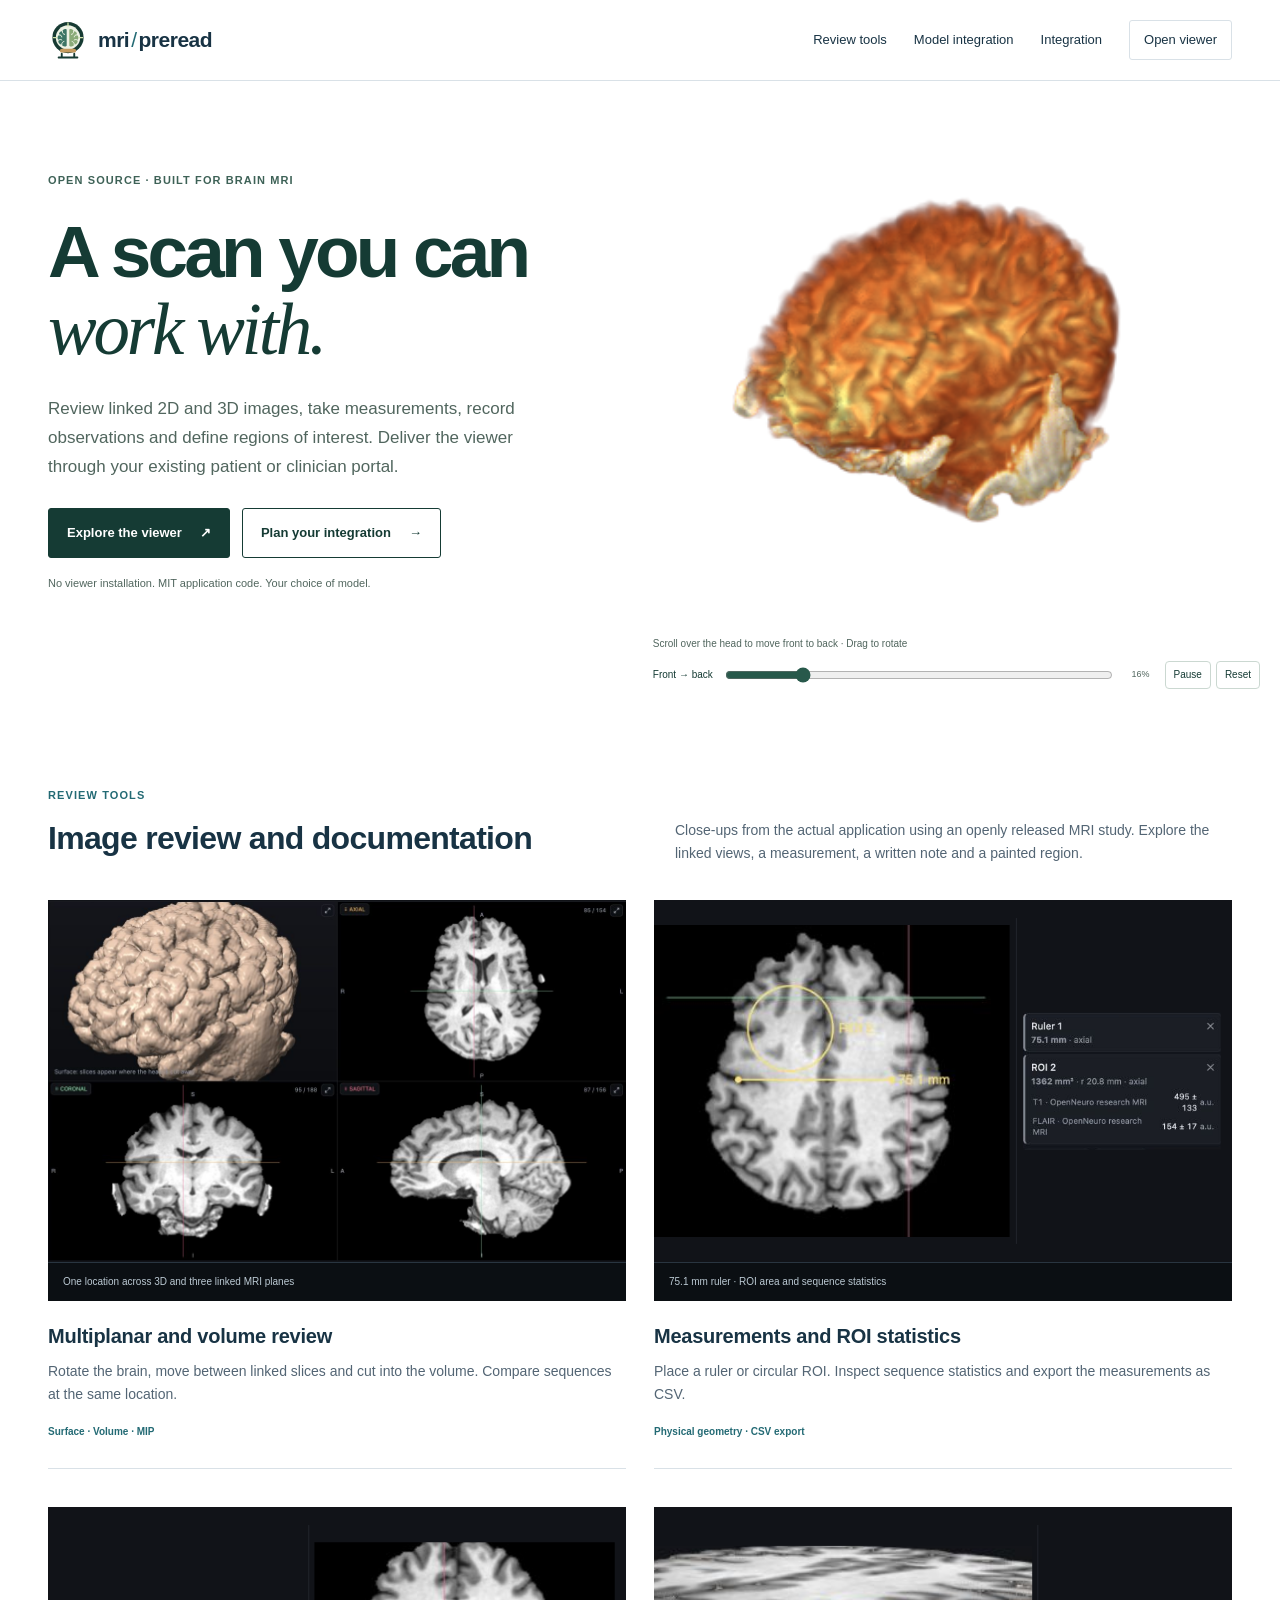
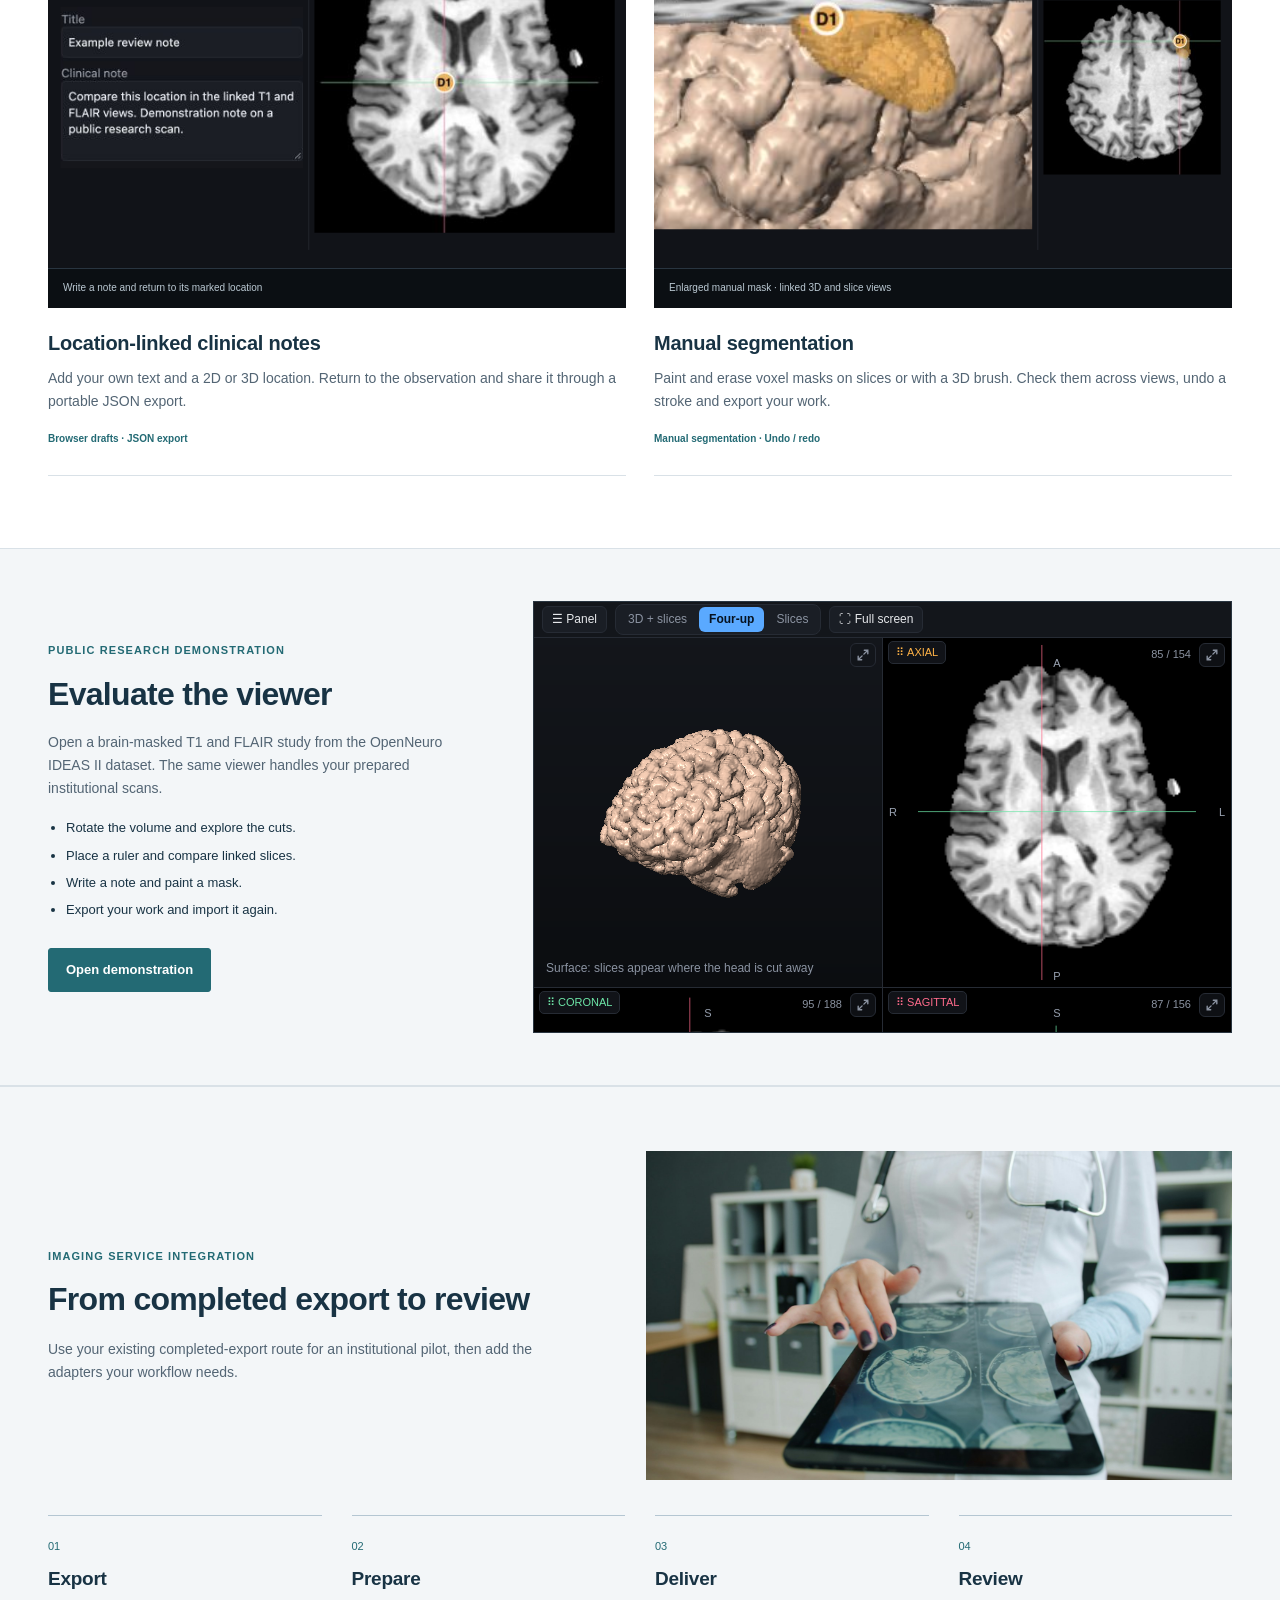
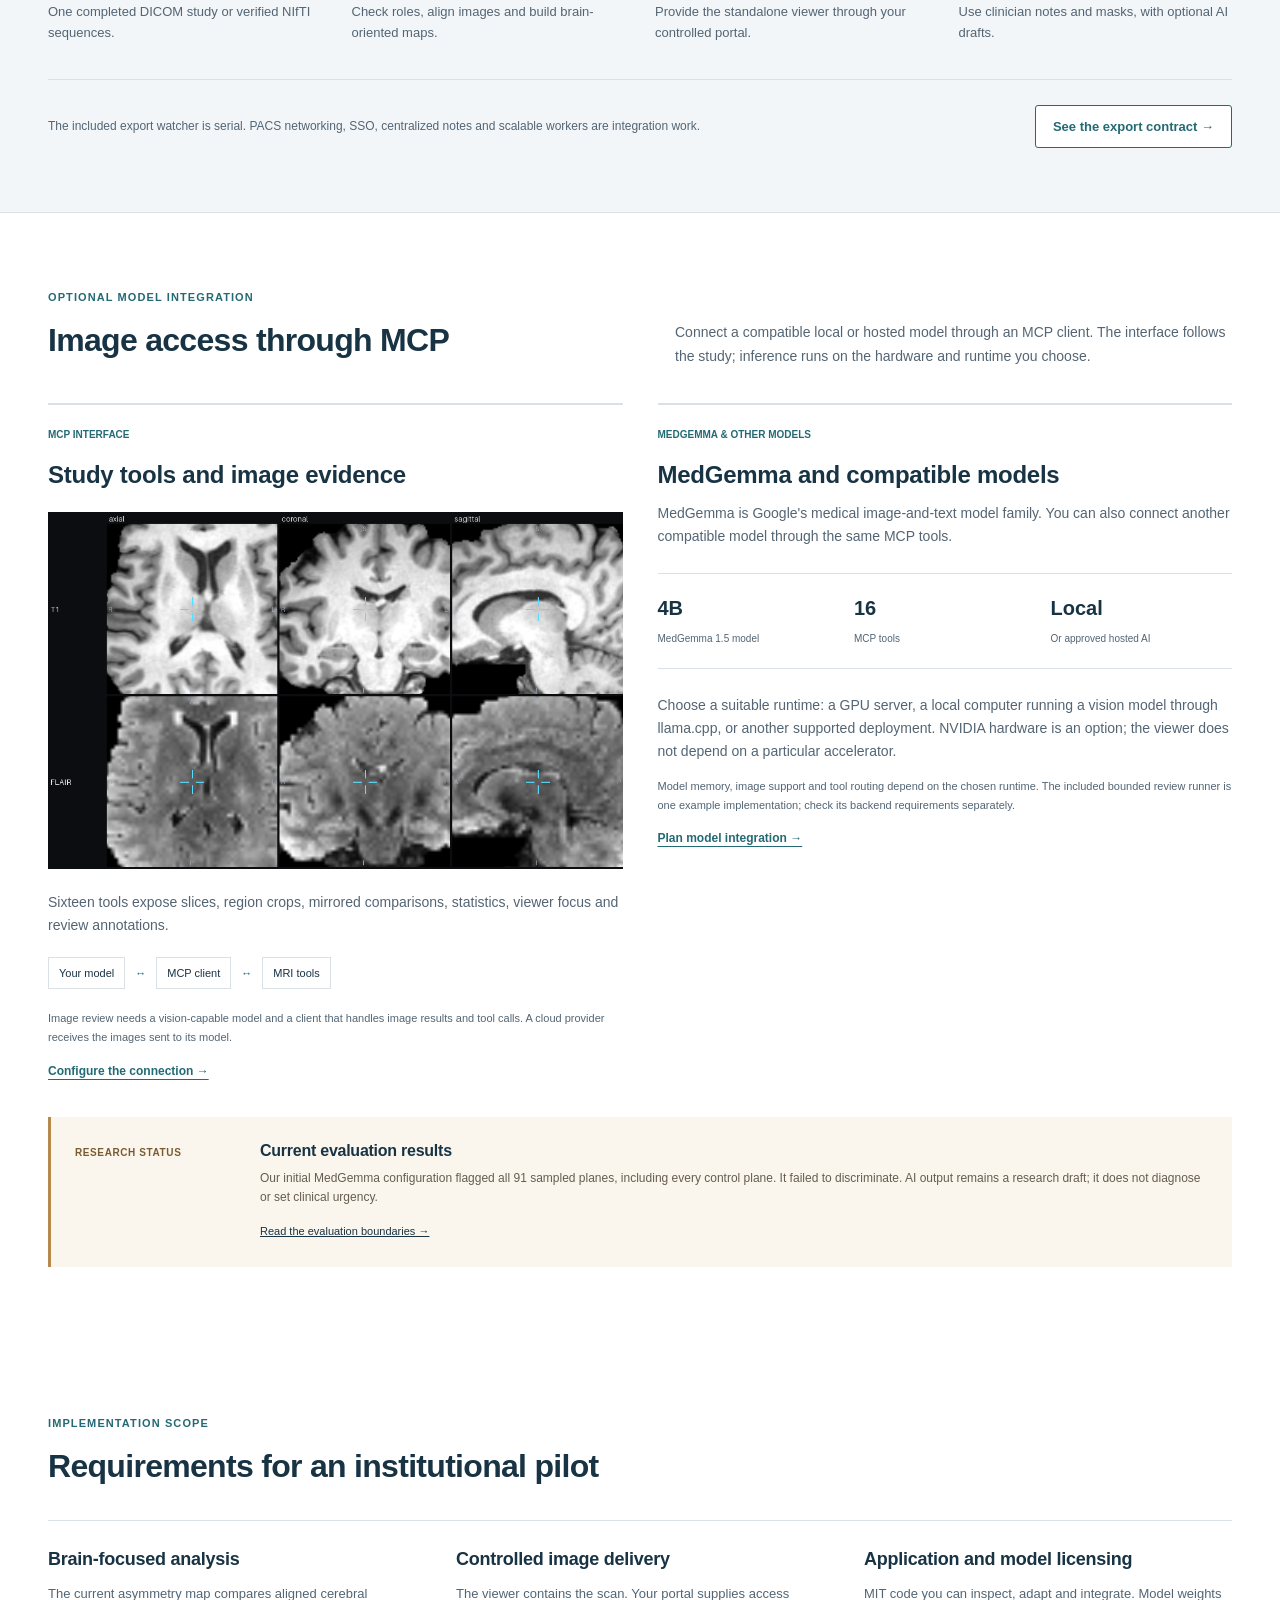
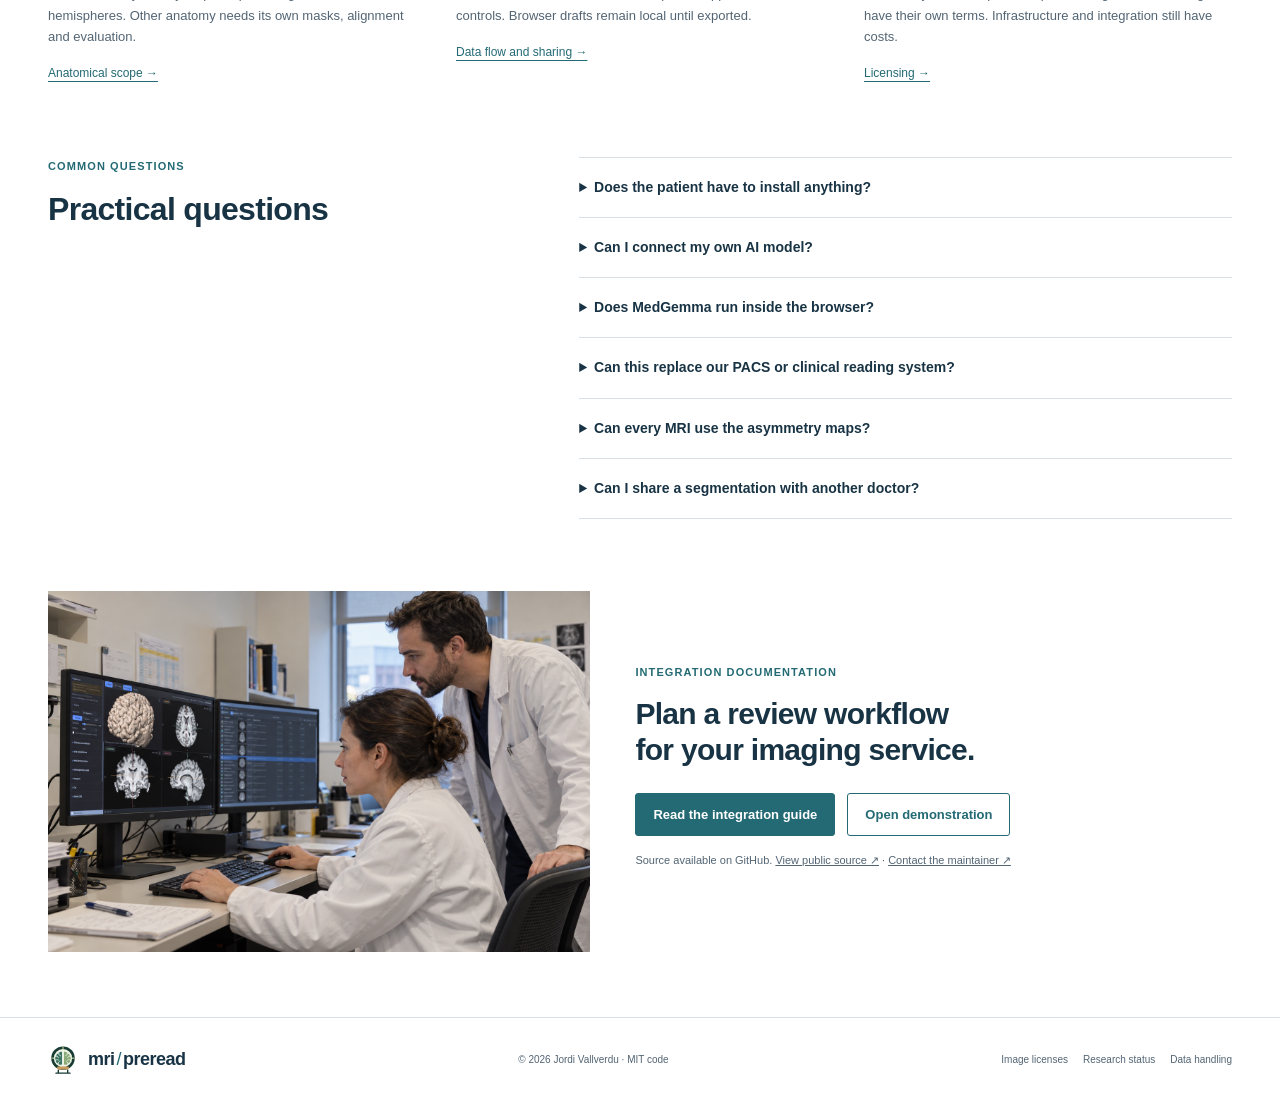
<file: site/index.html>
<!doctype html>
<html lang="en">
<head>
<meta charset="utf-8"><meta name="viewport" content="width=device-width, initial-scale=1">
<meta name="description" content="A browser workspace for brain MRI review: linked 2D and 3D images, measurements, clinician annotations, manual segmentation and optional model integration.">
<meta name="theme-color" content="#ffffff"><title>mri-preread · Browser MRI review for clinicians</title>
<link rel="icon" href="assets/icon.svg" type="image/svg+xml"><link rel="stylesheet" href="styles.css?v=feature-details-1"><script src="site-config.js" defer></script><script src="site.js" defer></script><script src="hero-volume.js?v=auto-volume-3" defer></script>
</head>
<body>
<a class="skip" href="#main">Skip to content</a>
<header class="header"><a class="brand" href="index.html" aria-label="mri-preread home"><img src="assets/icon.svg" alt="" width="40" height="40">mri<span>/</span>preread</a><nav aria-label="Main navigation"><a href="#workspace">Review tools</a><a href="#ai">Model integration</a><a href="integrate.html">Integration</a><a class="nav-cta" href="demo/index.html#panel=1">Open viewer</a></nav></header>
<main id="main">
<section class="hero wrap">
 <figure class="hero-viewer" data-volume="assets/hero-volume.json?v=preview-128-6" data-renderer="hero-renderer.js?v=1">
  <img id="heroImage" src="assets/hero-volume.jpg" alt="Three-dimensional MRI reconstruction on a white background" width="1470" height="720" fetchpriority="high" decoding="async">
  <canvas id="heroCanvas" tabindex="0" aria-label="MRI volume. Scroll or use up and down keys to cut front to back. Drag or use left and right keys to rotate. Space pauses the animation; Home resets." hidden></canvas>
  <div class="hero-interaction">
   <p id="heroStatus" role="status">Loading the interactive MRI volume…</p>
   <fieldset id="heroCuts" hidden disabled>
    <legend class="sr-only">Front-to-back MRI cut</legend>
    <label class="hero-depth" for="heroCutY"><span>Front <span aria-hidden="true">→</span> back</span><input id="heroCutY" type="range" min="0" max="85" step="1" value="0"><output for="heroCutY" aria-live="off">0%</output></label>
    <div class="hero-view-actions"><button id="heroPlay" type="button" aria-pressed="true" aria-label="Pause front-to-back animation">Pause</button><button id="heroReset" type="button">Reset</button></div>
   </fieldset>
  </div>
 </figure>
 <div class="hero-copy">
  <p class="eyebrow">OPEN SOURCE · BUILT FOR BRAIN MRI</p>
  <h1>A scan you can<br><em>work with.</em></h1>
  <p class="lead">Review linked 2D and 3D images, take measurements, record observations and define regions of interest. Deliver the viewer through your existing patient or clinician portal.</p>
  <div class="actions"><a class="button primary" href="demo/index.html#panel=1">Explore the viewer <span aria-hidden="true">↗</span></a><a class="button secondary" href="integrate.html">Plan your integration <span aria-hidden="true">→</span></a></div>
  <p class="fine">No viewer installation. MIT application code. Your choice of model.</p>
 </div>
</section>
<section class="section wrap" id="workspace">
 <div class="section-head"><p class="eyebrow">REVIEW TOOLS</p><h2>Image review and documentation</h2><p>Close-ups from the actual application using an openly released MRI study. Explore the linked views, a measurement, a written note and a painted region.</p></div>
 <div class="feature-grid visual-features">
  <article class="feature"><figure><a href="assets/feature-views.jpg" target="_blank" rel="noopener" aria-label="Open full-size capture of linked MRI views"><img src="assets/feature-views-detail.svg?v=1" loading="lazy" width="1024" height="640" alt="Close-up of the 3D brain and linked axial, coronal and sagittal MRI views"></a><figcaption>One location across 3D and three linked MRI planes</figcaption></figure><div class="feature-copy"><h3>Multiplanar and volume review</h3><p>Rotate the brain, move between linked slices and cut into the volume. Compare sequences at the same location.</p><span class="tag">Surface · Volume · MIP</span></div></article>
  <article class="feature"><figure><a href="assets/feature-measures.jpg" target="_blank" rel="noopener" aria-label="Open full-size capture of MRI measurements"><img src="assets/feature-measures-detail.svg?v=1" loading="lazy" width="1024" height="640" alt="Enlarged axial MRI with a 75.1 mm ruler and circular ROI, alongside actual area and sequence statistics"></a><figcaption>75.1 mm ruler · ROI area and sequence statistics</figcaption></figure><div class="feature-copy"><h3>Measurements and ROI statistics</h3><p>Place a ruler or circular ROI. Inspect sequence statistics and export the measurements as CSV.</p><span class="tag">Physical geometry · CSV export</span></div></article>
  <article class="feature"><figure><a href="assets/feature-notes.jpg" target="_blank" rel="noopener" aria-label="Open full-size capture of written MRI annotations"><img src="assets/feature-notes-detail.svg?v=1" loading="lazy" width="1024" height="640" alt="Close-up of the written note editor alongside its D1 location marker on an axial MRI"></a><figcaption>Write a note and return to its marked location</figcaption></figure><div class="feature-copy"><h3>Location-linked clinical notes</h3><p>Add your own text and a 2D or 3D location. Return to the observation and share it through a portable JSON export.</p><span class="tag">Browser drafts · JSON export</span></div></article>
  <article class="feature"><figure><a href="assets/feature-masks.jpg" target="_blank" rel="noopener" aria-label="Open full-size capture of manual MRI masks"><img src="assets/feature-masks-detail.svg?v=1" loading="lazy" width="1024" height="640" alt="Close-up of the manually painted orange voxel mask on the 3D brain and its linked axial slice"></a><figcaption>Enlarged manual mask · linked 3D and slice views</figcaption></figure><div class="feature-copy"><h3>Manual segmentation</h3><p>Paint and erase voxel masks on slices or with a 3D brush. Check them across views, undo a stroke and export your work.</p><span class="tag">Manual segmentation · Undo / redo</span></div></article>
 </div>
</section>
<section class="demo-section"><div class="wrap demo-layout"><div><p class="eyebrow">PUBLIC RESEARCH DEMONSTRATION</p><h2>Evaluate the viewer</h2><p>Open a brain-masked T1 and FLAIR study from the OpenNeuro IDEAS II dataset. The same viewer handles your prepared institutional scans.</p><ul class="plain-list"><li>Rotate the volume and explore the cuts.</li><li>Place a ruler and compare linked slices.</li><li>Write a note and paint a mask.</li><li>Export your work and import it again.</li></ul><a class="button primary" href="demo/index.html#panel=1">Open demonstration</a></div><div class="demo-frame"><iframe src="demo/index.html#layout=quad&amp;panel=0" title="Interactive viewer using a real public OpenNeuro MRI" loading="lazy"></iframe></div></div></section>
<section class="workflow-section" id="pipeline"><div class="wrap"><div class="workflow-intro"><div class="section-head"><p class="eyebrow">IMAGING SERVICE INTEGRATION</p><h2>From completed export to review</h2><p>Use your existing completed-export route for an institutional pilot, then add the adapters your workflow needs.</p></div><figure class="workflow-photo"><img src="assets/tablet-review.jpg?v=original-9cd2c3d96b11" alt="Illustrative photograph of a clinician reviewing brain MRI images on a tablet" width="1600" height="900" loading="lazy" decoding="async"></figure></div><div class="workflow"><article><span>01</span><h3>Export</h3><p>One completed DICOM study or verified NIfTI sequences.</p></article><article><span>02</span><h3>Prepare</h3><p>Check roles, align images and build brain-oriented maps.</p></article><article><span>03</span><h3>Deliver</h3><p>Provide the standalone viewer through your controlled portal.</p></article><article><span>04</span><h3>Review</h3><p>Use clinician notes and masks, with optional AI drafts.</p></article></div><div class="pipeline-foot"><p>The included export watcher is serial. PACS networking, SSO, centralized notes and scalable workers are integration work.</p><a class="button secondary" href="integrate.html#exports">See the export contract →</a></div></div></section>
<section class="section wrap" id="ai">
 <div class="section-head"><p class="eyebrow">OPTIONAL MODEL INTEGRATION</p><h2>Image access through MCP</h2><p>Connect a compatible local or hosted model through an MCP client. The interface follows the study; inference runs on the hardware and runtime you choose.</p></div>
 <div class="ai-grid">
  <article class="ai-card"><div class="card-top"><span class="tag">MCP INTERFACE</span></div><h3>Study tools and image evidence</h3><img class="tool-image" src="assets/feature-mcp.png" loading="lazy" alt="Actual MCP view_region image response showing T1 and FLAIR crops from the public MRI"><p>Sixteen tools expose slices, region crops, mirrored comparisons, statistics, viewer focus and review annotations.</p><div class="connection-flow" aria-label="Model connects through MCP to the MRI workspace"><span>Your model</span><b aria-hidden="true">↔</b><span>MCP client</span><b aria-hidden="true">↔</b><span>MRI tools</span></div><p class="fine">Image review needs a vision-capable model and a client that handles image results and tool calls. A cloud provider receives the images sent to its model.</p><a class="text-link" href="integrate.html#mcp">Configure the connection →</a></article>
  <article class="ai-card local"><div class="card-top"><span class="tag">MEDGEMMA &amp; OTHER MODELS</span></div><h3>MedGemma and compatible models</h3><p>MedGemma is Google's medical image-and-text model family. You can also connect another compatible model through the same MCP tools.</p><div class="model-specs"><div><strong>4B</strong><span>MedGemma 1.5 model</span></div><div><strong>16</strong><span>MCP tools</span></div><div><strong>Local</strong><span>Or approved hosted AI</span></div></div><p>Choose a suitable runtime: a GPU server, a local computer running a vision model through llama.cpp, or another supported deployment. NVIDIA hardware is an option; the viewer does not depend on a particular accelerator.</p><p class="fine">Model memory, image support and tool routing depend on the chosen runtime. The included bounded review runner is one example implementation; check its backend requirements separately.</p><a class="text-link" href="integrate.html#medgemma">Plan model integration →</a></article>
 </div>
 <aside class="evidence-note"><div class="evidence-label">RESEARCH STATUS</div><div><h3>Current evaluation results</h3><p>Our initial MedGemma configuration flagged all 91 sampled planes, including every control plane. It failed to discriminate. AI output remains a research draft; it does not diagnose or set clinical urgency.</p><a href="integrate.html#validation">Read the evaluation boundaries →</a></div></aside>
</section>
<section class="section wrap" id="scope"><div class="section-head"><p class="eyebrow">IMPLEMENTATION SCOPE</p><h2>Requirements for an institutional pilot</h2></div><div class="scope-grid"><article><h3>Brain-focused analysis</h3><p>The current asymmetry map compares aligned cerebral hemispheres. Other anatomy needs its own masks, alignment and evaluation.</p><a href="integrate.html#scope">Anatomical scope →</a></article><article><h3>Controlled image delivery</h3><p>The viewer contains the scan. Your portal supplies access controls. Browser drafts remain local until exported.</p><a href="integrate.html#delivery">Data flow and sharing →</a></article><article><h3>Application and model licensing</h3><p>MIT code you can inspect, adapt and integrate. Model weights have their own terms. Infrastructure and integration still have costs.</p><a href="integrate.html#license">Licensing →</a></article></div></section>
<section class="section wrap faq"><div><p class="eyebrow">COMMON QUESTIONS</p><h2>Practical questions</h2></div><div><details><summary>Does the patient have to install anything?</summary><p>No dedicated viewer installation is needed to open a prepared HTML in a supported browser. The institution installs the preparation tools on its processing workstation.</p></details><details><summary>Can I connect my own AI model?</summary><p>Yes, through a compatible MCP client. A model that inspects MRI images needs vision support; the client must route tool requests and image responses. The model runtime and accelerator are separate from the browser viewer.</p></details><details><summary>Does MedGemma run inside the browser?</summary><p>Inference runs in a separate model runtime. The browser displays the scan, your annotations and saved model evidence. Use a local runtime or an institution-approved hosted service.</p></details><details><summary>Can this replace our PACS or clinical reading system?</summary><p>This release supports viewer delivery and a research pilot. PACS networking, authenticated records and clinical validation need additional integration.</p></details><details><summary>Can every MRI use the asymmetry maps?</summary><p>The implemented analysis is brain-specific. Other anatomy needs appropriate masking, alignment and independent evaluation.</p></details><details><summary>Can I share a segmentation with another doctor?</summary><p>Export notes and masks as JSON and import them into the same scan in another browser. Drafts do not automatically synchronize; DICOM SEG export and central records need additional development.</p></details></div></section>
<section class="closing closing-photo wrap" id="get-started"><figure><img src="assets/clinical-review.jpg?v=ai-clinical-1" alt="AI-generated illustration of two doctors reviewing mri-preread at a two-monitor workstation in an ordinary clinic" width="1536" height="1024" loading="lazy" decoding="async"></figure><div class="closing-copy"><p class="eyebrow">INTEGRATION DOCUMENTATION</p><h2>Plan a review workflow<br>for your imaging service.</h2><div class="actions"><a class="button primary" href="integrate.html">Read the integration guide</a><a class="button secondary" href="demo/index.html#panel=1">Open demonstration</a></div><p><span data-repo-state>Public repository URL pending.</span> <a data-repo-link href="integrate.html#source">Source &amp; clone instructions</a> · <a href="https://jordivallverdu.com">Contact the maintainer ↗</a></p></div></section>
</main>
<footer class="footer wrap"><a class="brand" href="index.html"><img src="assets/icon.svg" alt="" width="30" height="30">mri<span>/</span>preread</a><span>© 2026 Jordi Vallverdu · MIT code</span><div><a href="license.txt">Image licenses</a><a href="integrate.html#validation">Research status</a><a href="integrate.html#delivery">Data handling</a></div></footer>
</body></html>
</file>
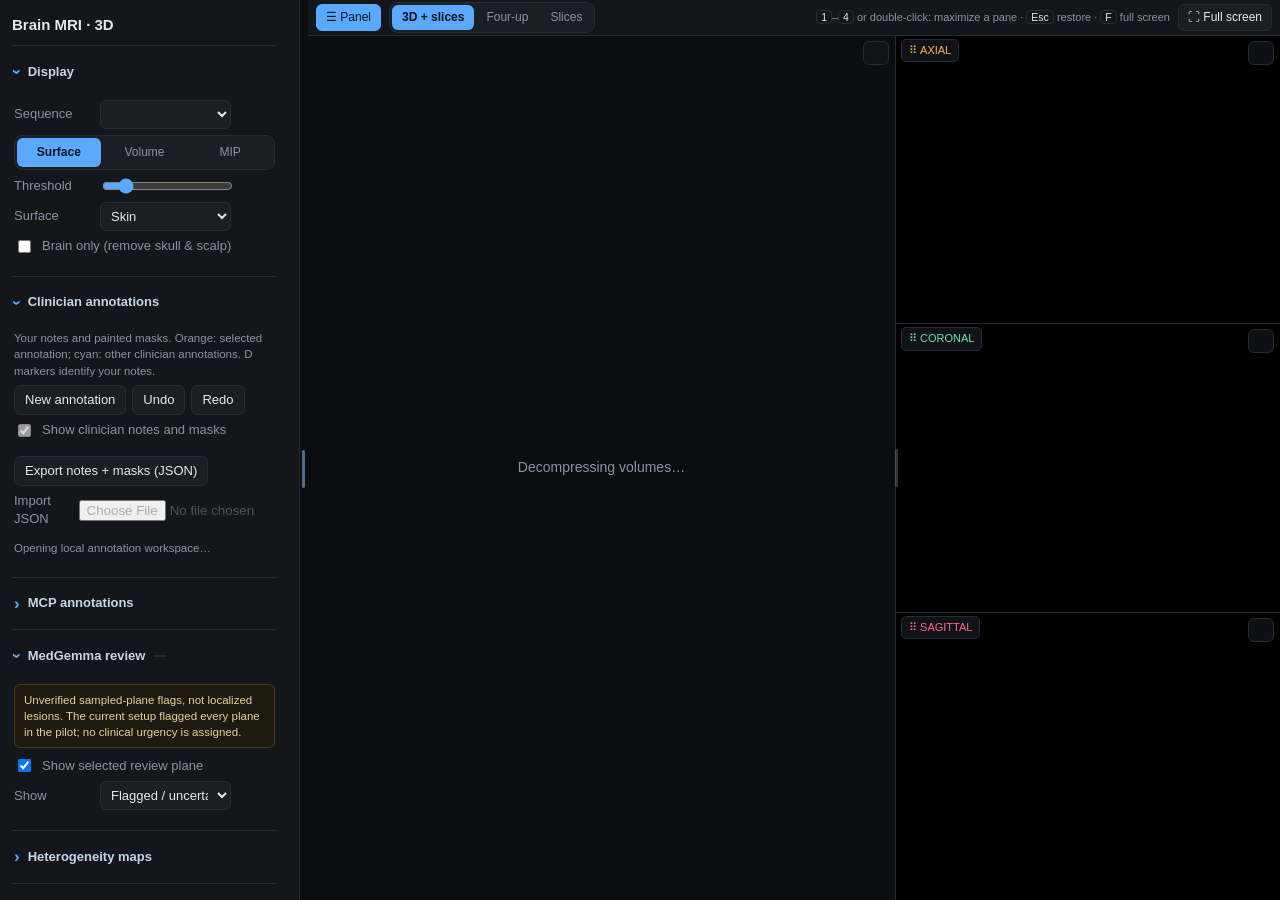
<file: mri_preread/viewer_template.html>
<!doctype html>
<html lang="en">
<head>
<meta charset="utf-8">
<meta name="viewport" content="width=device-width, initial-scale=1">
<title>Brain MRI 3D Viewer</title>
<style>
  :root {
    --bg: #0b0d10; --panel: #13161b; --panel2: #1a1e25; --line: #262b34;
    --text: #e6e8eb; --muted: #8b93a1; --accent: #5aa9ff;
    --ax: #ffb347; --co: #6ee7a8; --sa: #ff6b8b;
    --high: #ff5c5c; --med: #ffb020; --low: #6aa7ff; --ok: #7d8696;
  }
  * { box-sizing: border-box; }
  html, body { margin: 0; height: 100%; background: var(--bg); color: var(--text);
    font: 13px/1.4 -apple-system, BlinkMacSystemFont, "Segoe UI", Roboto, sans-serif; }
  #app { display: grid; grid-template-columns: min(var(--sidew, 300px), 45vw) 8px minmax(0, 1fr); height: 100vh; }
  #app.noside { grid-template-columns: minmax(0, 1fr); }
  #app.noside aside, #app.noside #sideSplit { display: none; }
  aside { background: var(--panel); border-right: 1px solid var(--line); overflow-y: auto; min-width: 0; padding: 14px 12px 24px; scrollbar-width: thin; scrollbar-color: #526d8c var(--panel); scrollbar-gutter: stable; }
  aside::-webkit-scrollbar { width: 8px; }
  aside::-webkit-scrollbar-track { background: var(--panel); }
  aside::-webkit-scrollbar-thumb { background: #526d8c; border: 2px solid var(--panel); border-radius: 8px; }
  aside::-webkit-scrollbar-thumb:hover { background: var(--accent); }
  #sideSplit { cursor: col-resize; touch-action: none; background: var(--bg); position: relative; }
  #sideSplit::after { content: ''; position: absolute; width: 3px; height: 38px; top: 50%; left: 2px; border-radius: 3px; background: #526d8c; }
  #sideSplit:hover::after, #sideSplit.drag::after { background: var(--accent); }
  .control-group { border-top: 1px solid var(--line); padding: 6px 0; }
  .control-group > summary { cursor: pointer; padding: 8px 2px; font-weight: 600; color: #c7d5e6; list-style: none; display: flex; gap: 8px; align-items: center; }
  .control-group > summary::before { content: '›'; font-size: 17px; color: var(--accent); }
  .control-group[open] > summary::before { transform: rotate(90deg); }
  .control-group > summary::-webkit-details-marker { display: none; }
  .control-body { padding: 2px 2px 8px; }
  .live { margin-left: auto; font-size: 10px; color: var(--co); display: none; }
  .pane-grip { position: absolute; top: 3px; left: 5px; z-index: 3; color: inherit; background: #13161be6; border: 1px solid var(--line); border-radius: 5px; padding: 3px 7px; font: inherit; font-size: 11px; cursor: grab; touch-action: none; }
  .pane-grip:focus-visible { outline: 2px solid var(--accent); }
  .view.drop-target { box-shadow: inset 0 0 0 3px var(--accent); }
  .view.reordering { opacity: .6; }
  .gemma-row { text-align: left; color: var(--text); font: inherit; width: 100%; }
  .gemma-images { display: flex; gap: 6px; overflow-x: auto; margin-top: 8px; }
  .gemma-images figure { margin: 0; flex: 0 0 140px; }
  .gemma-images img { width: 100%; display: block; border-radius: 4px; }
  .gemma-images button { padding: 0; border: 0; background: transparent; cursor: zoom-in; }
  #gemmaImageDialog { max-width: 94vw; max-height: 94vh; background: var(--panel); color: var(--text); border: 1px solid var(--line); border-radius: 10px; }
  #gemmaImageDialog::backdrop { background: #000b; }
  #gemmaImageDialog img { display: block; max-width: 85vw; max-height: 76vh; margin: 10px auto; }
  .gemma-images figcaption { font-size: 10px; color: var(--muted); }
  #gemmaDetail { overflow-wrap: anywhere; }
  #gemmaDetail pre { white-space: pre-wrap; font-size: 11px; }
  #gemmaList { max-height: 280px; overflow-y: auto; scrollbar-width: thin; }
  h1 { font-size: 15px; margin: 0 0 2px; font-weight: 600; }
  .sub { color: var(--muted); font-size: 12px; margin-bottom: 10px; }
  section { border-top: 1px solid var(--line); padding: 12px 0 6px; }
  section h2 { font-size: 11px; text-transform: uppercase; letter-spacing: .08em; color: var(--muted); margin: 0 0 8px; font-weight: 600; display: flex; align-items: center; gap: 6px; }
  section h2 .live { margin-left: auto; font-size: 10px; letter-spacing: 0; text-transform: none; color: var(--co); display: none; }
  label.row { display: grid; grid-template-columns: 78px 1fr 36px; align-items: center; gap: 8px; margin: 6px 0; color: var(--muted); }
  label.row output { text-align: right; color: var(--text); font-variant-numeric: tabular-nums; font-size: 12px; }
  input[type=range] { width: 100%; accent-color: var(--accent); }
  .seg { display: flex; background: var(--panel2); border: 1px solid var(--line); border-radius: 8px; padding: 2px; gap: 2px; margin-bottom: 4px; }
  .seg button { flex: 1; background: none; border: 0; color: var(--muted); padding: 6px 4px; border-radius: 6px; cursor: pointer; font: inherit; font-size: 12px; }
  .seg button.on { background: var(--accent); color: #06121f; font-weight: 600; }
  .btns { display: flex; flex-wrap: wrap; gap: 6px; }
  .btns button { background: var(--panel2); border: 1px solid var(--line); color: var(--text); padding: 5px 10px; border-radius: 6px; cursor: pointer; font: inherit; }
  .btns button:hover { border-color: var(--accent); }
  .chk { display: flex; align-items: center; gap: 8px; margin: 6px 0; color: var(--muted); cursor: pointer; }
  select { background: var(--panel2); color: var(--text); border: 1px solid var(--line); border-radius: 6px; padding: 5px 6px; font: inherit; width: 100%; }
  #clinControls { border: 0; padding: 0; margin: 0; min-width: 0; }
  #clinEditor label { display: block; margin: 8px 0; color: var(--muted); }
  #clinEditor input, #clinEditor textarea { width: 100%; background: var(--panel2); border: 1px solid var(--line); border-radius: 5px; padding: 7px; color: var(--text); font: inherit; }
  #clinEditor textarea { min-height: 90px; resize: vertical; }
  #clinList { max-height: 240px; overflow-y: auto; }
  #clinStatus { overflow-wrap: anywhere; }
  .only { display: none; } .only.show { display: block; }
  .note { color: var(--muted); font-size: 11.5px; margin: 6px 0; }
  .warn { border: 1px solid #4a3a1a; background: #1f1a10; color: #e9cf95; border-radius: 6px; padding: 7px 9px; font-size: 11.5px; margin: 6px 0 8px; }
  .list { display: flex; flex-direction: column; gap: 4px; margin-top: 6px; }
  .item { background: var(--panel2); border: 1px solid var(--line); border-left: 3px solid var(--ok); border-radius: 6px; padding: 7px 8px; cursor: pointer; }
  .item:hover { border-color: var(--accent); }
  .item.active { border-color: var(--accent); background: #1c2633; }
  .item .t { display: flex; gap: 6px; align-items: baseline; font-weight: 500; }
  .item .t .n { color: var(--muted); font-variant-numeric: tabular-nums; }
  .item .t .x { margin-left: auto; color: var(--muted); background: none; border: 0; cursor: pointer; font: inherit; padding: 0 2px; }
  .item .t .x:hover { color: var(--high); }
  .item .d { color: var(--muted); font-size: 11.5px; margin-top: 2px; }
  .item .m { color: var(--muted); font-size: 11px; margin-top: 3px; font-variant-numeric: tabular-nums; }
  .item.high { border-left-color: var(--high); } .item.medium, .item.review { border-left-color: var(--med); }
  .item.low, .item.normal-likely { border-left-color: var(--low); } .item.artifact, .item.edge { border-left-color: var(--ok); }
  .pill { display: inline-block; font-size: 10px; padding: 0 6px; border-radius: 9px; border: 1px solid var(--line); color: var(--muted); margin-right: 3px; }
  table.st { width: 100%; border-collapse: collapse; margin-top: 4px; font-size: 11px; font-variant-numeric: tabular-nums; }
  table.st td { padding: 1px 2px; color: var(--muted); } table.st td:nth-child(2) { color: var(--text); text-align: right; }
  #summary { font-size: 12px; color: var(--text); white-space: pre-wrap; margin: 4px 0; }
  /* ---- work area: toolbar + panes (3D, axial, coronal, sagittal) in switchable layouts ---- */
  #work { display: grid; grid-template-rows: 36px minmax(0, 1fr); min-width: 0; min-height: 0; }
  #bar { display: flex; align-items: center; gap: 8px; padding: 0 8px; background: var(--panel); border-bottom: 1px solid var(--line); min-width: 0; overflow: hidden; }
  #bar .seg { margin: 0; flex: none; }
  #bar .seg button { flex: none; padding: 4px 10px; white-space: nowrap; }
  #bar .ib { background: var(--panel2); border: 1px solid var(--line); color: var(--text); border-radius: 6px; padding: 4px 9px; cursor: pointer; font: inherit; font-size: 12px; white-space: nowrap; flex: none; }
  #bar .ib:hover { border-color: var(--accent); } #bar .ib.on { background: var(--accent); color: #06121f; border-color: var(--accent); }
  #bar .keys { margin-left: auto; color: var(--muted); font-size: 11px; white-space: nowrap; overflow: hidden; text-overflow: ellipsis; min-width: 0; }
  #bar kbd { font: inherit; font-size: 10.5px; border: 1px solid var(--line); border-radius: 4px; padding: 0 4px; color: var(--text); }
  #stage { position: relative; display: grid; gap: 1px; background: var(--line); min-width: 0; min-height: 0; --mprw: 30vw; }
  #stage.L-std  { grid-template-columns: minmax(0, 1fr) min(var(--mprw), 75%); grid-template-rows: repeat(3, minmax(0, 1fr)); grid-template-areas: "d3 ax" "d3 co" "d3 sa"; }
  #stage.L-quad { grid-template-columns: repeat(2, minmax(0, 1fr)); grid-template-rows: repeat(2, minmax(0, 1fr)); grid-template-areas: "d3 ax" "co sa"; }
  #stage.L-row  { grid-template-columns: repeat(3, minmax(0, 1fr)); grid-template-rows: minmax(0, 1fr); grid-template-areas: "ax co sa"; }
  #stage.L-row #main { display: none; }
  #stage.L-max  { grid-template: "m" minmax(0, 1fr) / minmax(0, 1fr); }
  #stage.L-max .pane:not(.maxed) { display: none; }
  #stage.L-max .pane.maxed { grid-area: m; }
  #main { grid-area: d3; } .view[data-pane="ax"] { grid-area: ax; } .view[data-pane="co"] { grid-area: co; } .view[data-pane="sa"] { grid-area: sa; }
  #split { position: absolute; top: 0; bottom: 0; right: min(var(--mprw), 75%); width: 9px; margin-right: -5px; cursor: col-resize; z-index: 4; display: none; touch-action: none; }
  #split::after { content: ""; position: absolute; top: 50%; left: 3px; width: 3px; height: 38px; margin-top: -19px; border-radius: 2px; background: var(--muted); opacity: .35; }
  #split:hover::after, #split.drag::after { opacity: 1; background: var(--accent); }
  #stage.L-std #split { display: block; }
  .pctl { position: absolute; top: 5px; right: 6px; z-index: 3; }
  .pctl button { background: rgba(19, 22, 27, .75); border: 1px solid var(--line); color: var(--muted); border-radius: 6px; width: 26px; height: 24px; cursor: pointer; padding: 0; display: grid; place-items: center; }
  .pctl button:hover { color: var(--text); border-color: var(--accent); }
  #main { position: relative; min-width: 0; min-height: 0; background: var(--bg); }
  #gl, #ovl { position: absolute; inset: 0; width: 100%; height: 100%; display: block; }
  #gl { cursor: grab; touch-action: none; } #gl.pick { cursor: crosshair; }
  #ovl { pointer-events: none; }
  #hud { position: absolute; left: 12px; bottom: 10px; color: var(--muted); font-size: 12px; pointer-events: none; }
  #loading { position: absolute; inset: 0; display: grid; place-items: center; color: var(--muted); font-size: 14px; }
  .view { position: relative; min-width: 0; min-height: 0; overflow: hidden; background: #000; }
  .view canvas { width: 100%; height: 100%; display: block; cursor: crosshair; touch-action: none; }
  .view .tag { position: absolute; top: 6px; left: 8px; font-size: 11px; font-weight: 600; letter-spacing: .05em; pointer-events: none; }
  .view .num { position: absolute; top: 9px; right: 40px; font-size: 11px; color: var(--muted); pointer-events: none; font-variant-numeric: tabular-nums; }
  #info { font-size: 12px; color: var(--muted); font-variant-numeric: tabular-nums; }
  #info b { color: var(--text); font-weight: 500; }
  @media (max-width: 900px) {
    #app, #app.noside { grid-template-columns: minmax(0, 1fr); height: auto; }
    aside { border-right: 0; order: 3; max-height: 60vh; }
    #sideSplit { display: none; }
    #work { order: 1; }
    #bar .keys { display: none; }
    #stage.L-std  { grid-template-columns: repeat(3, minmax(0, 1fr)); grid-template-rows: 60vh 33vw; grid-template-areas: "d3 d3 d3" "ax co sa"; }
    #stage.L-quad { grid-template-rows: 50vw 50vw; }
    #stage.L-row  { grid-template-columns: minmax(0, 1fr); grid-template-rows: repeat(3, 90vw); grid-template-areas: "ax" "co" "sa"; }
    #stage.L-max  { grid-template-rows: 85vh; }
    #stage.L-std #split { display: none; }
  }
</style>
</head>
<body>
<div id="app">
  <aside>
    <h1>Brain MRI · 3D</h1>
    <div class="sub" id="series"></div>

    <details class="control-group" data-group="1" open><summary>Display</summary><div class="control-body">
      <label class="row">Sequence <select id="seq"></select><span></span></label>
      <div class="seg" id="mode">
        <button data-m="0" class="on">Surface</button><button data-m="1">Volume</button><button data-m="2">MIP</button>
      </div>
      <div class="only show" data-for="0">
        <label class="row">Threshold <input type="range" id="iso" min="0.02" max="0.9" step="0.005" value="0.14"><output></output></label>
        <label class="row">Surface <select id="surf"><option value="0">Skin</option><option value="1">Bone white</option><option value="2">Clay</option></select><span></span></label>
      </div>
      <div class="only" data-for="1">
        <label class="row">Low <input type="range" id="lo" min="0" max="1" step="0.005" value="0.22"><output></output></label>
        <label class="row">High <input type="range" id="hi" min="0" max="1" step="0.005" value="0.75"><output></output></label>
        <label class="row">Opacity <input type="range" id="op" min="0.01" max="1" step="0.01" value="0.35"><output></output></label>
        <label class="row">Colors <select id="cmap"><option value="1">Warm</option><option value="0">Gray</option><option value="2">Ice</option></select><span></span></label>
      </div>
      <div class="only" data-for="2">
        <label class="row">Low <input type="range" id="mlo" min="0" max="1" step="0.005" value="0.05"><output></output></label>
        <label class="row">High <input type="range" id="mhi" min="0" max="1" step="0.005" value="0.9"><output></output></label>
      </div>
      <label class="chk"><input type="checkbox" id="brain"> Brain only (remove skull &amp; scalp)</label>
    </div></details>

    <details class="control-group" data-group="clinician" open><summary>Clinician annotations</summary><div class="control-body">
      <p class="note">Your notes and painted masks. Orange: selected annotation; cyan: other clinician annotations. D markers identify your notes.</p>
      <fieldset id="clinControls" disabled>
        <div class="btns"><button id="clinNew" type="button">New annotation</button><button id="clinUndo" type="button" disabled>Undo</button><button id="clinRedo" type="button" disabled>Redo</button></div>
        <label class="chk"><input id="clinShow" type="checkbox" checked> Show clinician notes and masks</label>
        <div class="list" id="clinList"></div>
        <div id="clinEditor" hidden>
          <label>Title<input id="clinTitle" type="text" maxlength="200" autocomplete="off"></label>
          <label>Clinical note<textarea id="clinNote" maxlength="10000" placeholder="Describe your observation and follow-up…"></textarea></label>
          <label>Author (optional)<input id="clinAuthor" type="text" maxlength="200" autocomplete="off"></label>
          <div class="btns"><button id="clinSave" type="button">Save note</button></div>
          <p class="note">Text saves when you leave a field or click Save note.</p>
          <p class="note" id="clinPosition"></p>
          <div class="seg" id="clinTools"><button type="button" data-ct="clin-point">Place point</button><button type="button" data-ct="clin-paint">Paint mask</button><button type="button" data-ct="clin-erase">Erase mask</button></div>
          <label class="row">Brush radius<input id="clinBrush" type="range" min="0.5" max="15" step="0.5" value="3"><output id="clinBrushValue">3 mm</output></label>
          <div class="note">2D painting affects one reference slice. In 3D, a spherical brush paints around the visible surface or cut face and can include deeper voxels. Check the result in all three slices. Masks are shown through anatomy in 3D and follow the cut limits.</div>
          <div class="btns"><button id="clinAtCross" type="button">Move point to crosshair</button><button id="clinDelete" type="button">Delete annotation</button></div>
        </div>
        <div class="btns" style="margin-top:10px"><button id="clinExport" type="button">Export notes + masks (JSON)</button></div>
        <label class="chk">Import JSON<input id="clinImport" type="file" accept=".json,application/json" style="min-width:0;width:100%"></label>
      </fieldset>
      <p class="note" id="clinStatus" role="status" aria-live="polite">Opening local annotation workspace…</p>
    </div></details>

    <details class="control-group" data-group="2"><summary>MCP annotations <span class="live" id="live">● live</span></summary><div class="control-body">
      <div class="warn">Points an AI assistant suggests a doctor looks at. It is not a diagnosis and can miss things or flag normal anatomy.</div>
      <div id="summary"></div>
      <label class="chk"><input type="checkbox" id="marks" checked> Show numbered markers</label>
      <div class="list" id="annots"></div>
      <div class="note" id="annEmpty">No MCP annotations yet. MedGemma sampled-plane reviews appear in their own group below.</div>
    </div></details>

    <details class="control-group" data-group="medgemma" open><summary>MedGemma review <span id="gemmaCount" class="pill"></span></summary><div class="control-body">
      <div class="warn">Unverified sampled-plane flags, not localized lesions. The current setup flagged every plane in the pilot; no clinical urgency is assigned.</div>
      <div id="gemmaStatus" class="note"></div>
      <label class="chk"><input id="gemmaPlanes" type="checkbox" checked> Show selected review plane</label>
      <label class="row">Show <select id="gemmaFilter"><option value="flagged">Flagged / uncertain</option><option value="all">All reviewed planes</option></select><span></span></label>
      <div id="gemmaList" class="list"></div><div id="gemmaDetail"></div>
    </div></details>

    <details class="control-group" data-group="3"><summary>Heterogeneity maps</summary><div class="control-body">
      <div class="seg" id="ovmap">
        <button data-o="off" class="on">Off</button><button data-o="outlier">Outliers</button><button data-o="asym">Asymmetry</button><button data-o="gt" id="gtBtn" style="display:none" title="Reference segmentation that came with the dataset">Lesion mask</button>
      </div>
      <div class="note" id="ovdesc">Color maps of voxels that are statistically unusual for this scan.</div>
      <label class="row">Threshold <input type="range" id="ovThr" min="1" max="12" step="0.1" value="5"><output></output></label>
      <label class="row">Opacity <input type="range" id="ovOp" min="0.1" max="1" step="0.05" value="0.75"><output></output></label>
      <label class="chk"><input type="checkbox" id="xray" checked> See hotspots through the surface</label>
      <label class="chk"><input type="checkbox" id="hideArt" checked> Hide likely artifacts &amp; normal anatomy</label>
      <div class="list" id="finds"></div>
    </div></details>

    <details class="control-group" data-group="4"><summary>Measure</summary><div class="control-body">
      <div class="seg" id="tool">
        <button data-t="nav" class="on">Navigate</button><button data-t="ruler">Ruler</button><button data-t="roi">ROI</button>
      </div>
      <div class="note" id="toolHint">Click or drag in a slice to move the crosshair.</div>
      <div class="list" id="meas"></div>
      <div class="btns" style="margin-top:6px"><button id="measCsv">Export CSV</button><button id="measClear">Clear all</button></div>
    </div></details>

    <details class="control-group" data-group="5"><summary>Cut</summary><div class="control-body">
      <label class="chk"><input type="checkbox" id="followCut" checked> Cut follows slice navigation</label>
      <label class="row">Keep <select id="cutSide"><option value="before">Before plane</option><option value="after">After plane</option></select><span></span></label>
      <div class="note" id="cutStatus">Whole volume. Click or scroll a 2D slice to cut at its plane. Sliders define a manual box cut.</div>
      <label class="row">R ← L min <input type="range" class="clip" data-a="0" data-e="0" min="0" max="1" step="0.005" value="0"><output></output></label>
      <label class="row">max <input type="range" class="clip" data-a="0" data-e="1" min="0" max="1" step="0.005" value="1"><output></output></label>
      <label class="row">Post → Ant <input type="range" class="clip" data-a="1" data-e="0" min="0" max="1" step="0.005" value="0"><output></output></label>
      <label class="row">max <input type="range" class="clip" data-a="1" data-e="1" min="0" max="1" step="0.005" value="1"><output></output></label>
      <label class="row">Inf → Sup <input type="range" class="clip" data-a="2" data-e="0" min="0" max="1" step="0.005" value="0"><output></output></label>
      <label class="row">max <input type="range" class="clip" data-a="2" data-e="1" min="0" max="1" step="0.005" value="1"><output></output></label>
      <div class="btns" style="margin-top:6px"><button id="clipReset">Reset cut</button><button id="halfL">Midline cut</button></div>
    </div></details>

    <details class="control-group" data-group="6"><summary>Slices (2D)</summary><div class="control-body">
      <label class="row">Level <input type="range" id="lev" min="0" max="1" step="0.005" value="0.35"><output></output></label>
      <label class="row">Width <input type="range" id="wid" min="0.02" max="1" step="0.005" value="0.7"><output></output></label>
      <div class="note">Scroll in a slice to step through it.</div>
    </div></details>

    <details class="control-group" data-group="7"><summary>View</summary><div class="control-body">
      <div class="btns">
        <button data-v="front">Front</button><button data-v="left">Left</button><button data-v="right">Right</button>
        <button data-v="top">Top</button><button data-v="back">Back</button><button data-v="iso">3/4</button>
      </div>
      <label class="chk" style="margin-top:8px"><input type="checkbox" id="spin"> Auto-rotate</label>
      <div class="btns" style="margin-top:6px"><button id="snap">Save 3D snapshot (PNG)</button></div>
      <div class="note">Drag to rotate · right-drag or shift-drag to pan · scroll to zoom.</div>
    </div></details>

    <details class="control-group" data-group="8"><summary>Crosshair</summary><div class="control-body">
      <div id="info"></div>
    </div></details>

  </aside>
  <div id="sideSplit" role="separator" aria-label="Resize control panel" aria-orientation="vertical" tabindex="0" title="Drag to resize controls · double-click to reset"></div>

  <div id="work">
    <div id="bar">
      <button class="ib on" id="sideBtn" title="Show / hide the control panel (P)">☰ Panel</button>
      <div class="seg" id="layout">
        <button data-l="std" class="on" title="3D with the slices on the right; drag the divider to resize">3D + slices</button><button data-l="quad" title="Four equal panes">Four-up</button><button data-l="row" title="Slices only, side by side">Slices</button>
      </div>
      <span class="keys"><kbd>1</kbd>–<kbd>4</kbd> or double-click: maximize a pane · <kbd>Esc</kbd> restore · <kbd>F</kbd> full screen</span>
      <button class="ib" id="fsBtn" title="Full screen (F)">⛶ Full screen</button>
    </div>
    <div id="stage" class="L-std">
      <div id="main" class="pane" data-pane="d3">
        <canvas id="gl"></canvas><canvas id="ovl"></canvas>
        <div id="loading">Decompressing volumes…</div>
        <div id="hud"></div>
        <div class="pctl"><button title="Maximize (1)"></button></div>
      </div>
      <div class="view pane" data-pane="ax"><canvas data-p="2"></canvas><button class="pane-grip" style="color:var(--ax)" title="Drag to reorder · arrow keys move this view">⠿ AXIAL</button><span class="num"></span><div class="pctl"><button title="Maximize (2)"></button></div></div>
      <div class="view pane" data-pane="co"><canvas data-p="1"></canvas><button class="pane-grip" style="color:var(--co)" title="Drag to reorder · arrow keys move this view">⠿ CORONAL</button><span class="num"></span><div class="pctl"><button title="Maximize (3)"></button></div></div>
      <div class="view pane" data-pane="sa"><canvas data-p="0"></canvas><button class="pane-grip" style="color:var(--sa)" title="Drag to reorder · arrow keys move this view">⠿ SAGITTAL</button><span class="num"></span><div class="pctl"><button title="Maximize (4)"></button></div></div>
      <div id="split" title="Drag to resize the slice column · double-click to reset"></div>
    </div>
  </div>
</div>

<dialog id="gemmaImageDialog" aria-label="Exact MedGemma input image"><div class="btns"><button id="gemmaImageClose">Close image</button></div><p id="gemmaImageCaption"></p><img id="gemmaImageFull" alt=""></dialog>
<script id="meta" type="application/json">__META__</script>
<script id="medgemma" type="application/json">__MEDGEMMA__</script>
<script id="annotations" type="application/json">__ANNOTATIONS__</script>
<!--__DATA__-->
<script>__ANNOTATION_CORE__</script>
<script>
"use strict";
const META = JSON.parse(document.getElementById('meta').textContent);
const G1 = META.dims1, G2 = META.dims2, SP1 = META.sp1;
const [W, H, D] = G1;                       // i: → patient Right, j: → Anterior, k: → Superior
const phys = G1.map((n, a) => n * SP1[a]);
const maxP = Math.max(...phys);
const HALF = phys.map(p => p / maxP * 0.5);
const VOLS = {}; META.vols.forEach(v => VOLS[v.key] = v);
const REFK = META.ref || 't1';                // reference sequence: defines the grid and the 3D surface
const AUX = {};                             // mask, outlier, asym (+ gt when the dataset has a reference mask), G2 grid
const AUX_KEYS = ['mask', 'outlier', 'asym', ...(META.gt ? ['gt'] : [])];
const OVDESC = {
  off: 'Color maps of voxels that are statistically unusual for this scan.',
  outlier: 'Outliers: voxels whose combination of T1/T2/FLAIR/SWI/DWI/ADC fits none of this brain’s normal tissue types. Score in robust σ.',
  asym: 'Asymmetry: regions that differ from the mirrored hemisphere. Differences show on both sides of a pair.',
  gt: 'Lesion mask: the reference segmentation supplied with the dataset (for evaluation). It is not produced by this tool, and the AI pre-read never saw it.',
};
const clamp = (x, a, b) => Math.max(a, Math.min(b, x));
document.getElementById('series').textContent = `${W}×${H}×${D} voxels · ${SP1.map(s => s.toFixed(2)).join('×')} mm`;

// ---------- state ----------
const S = {
  seq: REFK, mode: 0, iso: 0.14, surf: 0, lo: 0.22, hi: 0.75, op: 0.35, cmap: 1, mlo: 0.05, mhi: 0.9, brain: false,
  clipMin: [0, 0, 0], clipMax: [1, 1, 1], oct: false, followCut: true, cutAxis: null, gemma: null, gemmaPlane: null,
  win: Object.fromEntries(META.vols.map(v => [v.key, [v.lev, v.wid]])),
  cross: [Math.floor(W / 2), Math.floor(H / 2), Math.floor(D / 2)],
  yaw: 0, pitch: 0, dist: 2.3, target: [0, 0, 0], spin: false,
  ovMap: 'off', ovThr: 5, ovOp: 0.75, xray: true, hideArt: true,
  tool: 'nav', meas: [], pend3: null, marks: true,
  ann: { summary: null, items: [] }, activeKey: null,
};

__CLINICIAN_VIEWER__

// ---------- math ----------
const M = {
  persp(f, a, n, fa) { const t = 1 / Math.tan(f / 2); return [t / a,0,0,0, 0,t,0,0, 0,0,(fa+n)/(n-fa),-1, 0,0,2*fa*n/(n-fa),0]; },
  look(e, c, u) {
    const z = norm(sub(e, c)), x = norm(cross(u, z)), y = cross(z, x);
    return [x[0],y[0],z[0],0, x[1],y[1],z[1],0, x[2],y[2],z[2],0, -dot(x,e),-dot(y,e),-dot(z,e),1];
  },
  mul(a, b) { const r = new Array(16); for (let i = 0; i < 4; i++) for (let j = 0; j < 4; j++) { let s = 0; for (let k = 0; k < 4; k++) s += a[k*4+j] * b[i*4+k]; r[i*4+j] = s; } return r; },
  inv(m) {
    const [a00,a01,a02,a03,a10,a11,a12,a13,a20,a21,a22,a23,a30,a31,a32,a33] = m;
    const b00=a00*a11-a01*a10,b01=a00*a12-a02*a10,b02=a00*a13-a03*a10,b03=a01*a12-a02*a11,b04=a01*a13-a03*a11,b05=a02*a13-a03*a12,
          b06=a20*a31-a21*a30,b07=a20*a32-a22*a30,b08=a20*a33-a23*a30,b09=a21*a32-a22*a31,b10=a21*a33-a23*a31,b11=a22*a33-a23*a32;
    const d = 1 / (b00*b11-b01*b10+b02*b09+b03*b08-b04*b07+b05*b06);
    return [(a11*b11-a12*b10+a13*b09)*d,(a02*b10-a01*b11-a03*b09)*d,(a31*b05-a32*b04+a33*b03)*d,(a22*b04-a21*b05-a23*b03)*d,
            (a12*b08-a10*b11-a13*b07)*d,(a00*b11-a02*b08+a03*b07)*d,(a32*b02-a30*b05-a33*b01)*d,(a20*b05-a22*b02+a23*b01)*d,
            (a10*b10-a11*b08+a13*b06)*d,(a01*b08-a00*b10-a03*b06)*d,(a30*b04-a31*b02+a33*b00)*d,(a21*b02-a20*b04-a23*b00)*d,
            (a11*b07-a10*b09-a12*b06)*d,(a00*b09-a01*b07+a02*b06)*d,(a31*b01-a30*b03-a32*b00)*d,(a20*b03-a21*b01+a22*b00)*d];
  },
  xf(m, v) { return [0, 1, 2, 3].map(r => m[r]*v[0] + m[4+r]*v[1] + m[8+r]*v[2] + m[12+r]*v[3]); },
};
function sub(a, b) { return [a[0]-b[0], a[1]-b[1], a[2]-b[2]]; }
function dot(a, b) { return a[0]*b[0] + a[1]*b[1] + a[2]*b[2]; }
function cross(a, b) { return [a[1]*b[2]-a[2]*b[1], a[2]*b[0]-a[0]*b[2], a[0]*b[1]-a[1]*b[0]]; }
function norm(a) { const l = Math.hypot(...a) || 1; return a.map(v => v / l); }
const toWorld = c => c.map((x, a) => ((x + 0.5) / G1[a] - 0.5) * 2 * HALF[a]);     // G1 voxel → world
const toVox = w => w.map((x, a) => (x / (2 * HALF[a]) + 0.5) * G1[a] - 0.5);
const distMM = (a, b) => Math.hypot(...a.map((x, i) => (x - b[i]) * SP1[i]));
const mmOf = c => c.map((x, a) => (x - G1[a] / 2) * SP1[a]);

// trilinear sample of a uint8 volume at G1 voxel coords (handles G2 volumes via f)
function tri(v, c) {
  const f = v.f || 2, [nx, ny, nz] = v.dims, d = v.data;
  const x = clamp((c[0] + 0.5) / f - 0.5, 0, nx - 1), y = clamp((c[1] + 0.5) / f - 0.5, 0, ny - 1), z = clamp((c[2] + 0.5) / f - 0.5, 0, nz - 1);
  const x0 = Math.floor(x), y0 = Math.floor(y), z0 = Math.floor(z);
  const x1 = Math.min(x0 + 1, nx - 1), y1 = Math.min(y0 + 1, ny - 1), z1 = Math.min(z0 + 1, nz - 1);
  const fx = x - x0, fy = y - y0, fz = z - z0, sy = nx, sz = nx * ny;
  const L = (a, b, t) => a + (b - a) * t;
  return L(L(L(d[x0+y0*sy+z0*sz], d[x1+y0*sy+z0*sz], fx), L(d[x0+y1*sy+z0*sz], d[x1+y1*sy+z0*sz], fx), fy),
           L(L(d[x0+y0*sy+z1*sz], d[x1+y0*sy+z1*sz], fx), L(d[x0+y1*sy+z1*sz], d[x1+y1*sy+z1*sz], fx), fy), fz) / 255;
}
function sampBase(c) { let s = tri(S.mode === 0 ? VOLS[REFK] : VOLS[S.seq], c); if (S.brain) s *= clamp((tri(AUX.mask, c) - 0.3) / 0.4, 0, 1); return s; }

// ---------- WebGL ----------
const cv = document.getElementById('gl'), ovl = document.getElementById('ovl'), octx = ovl.getContext('2d');
const gl = cv.getContext('webgl2', { antialias: false, preserveDrawingBuffer: true });
if (!gl) document.getElementById('loading').textContent = 'WebGL2 is not available in this browser.';

const VS = `#version 300 es
in vec2 p; out vec2 vNdc; void main(){ vNdc = p; gl_Position = vec4(p, 0., 1.); }`;
const FS = `#version 300 es
precision highp float; precision highp sampler3D;
uniform sampler3D uVol, uMask, uOv, uSeq, uClin;
uniform bool uClinOn; uniform vec3 uClinVox;
vec4 clinLayer = vec4(0.0);
vec3 withClin(vec3 color) { return mix(color, clinLayer.rgb, clinLayer.a); }
uniform mat4 uInvVP; uniform vec3 uCam, uHalf, uVox, uVox2;
uniform vec3 uCMin, uCMax; uniform int uMode; uniform float uIso, uLo, uHi, uOp, uMLo, uMHi, uLev, uWid;
uniform int uCmap, uSurf; uniform bool uOctOn, uBrain, uOvOn, uXray; uniform vec3 uCross, uOct;
uniform float uOvThr, uOvOp;
in vec2 vNdc; out vec4 frag;

vec3 tc(vec3 w){ return w / (2.0*uHalf) + 0.5; }
float samp(vec3 w){ vec3 t = tc(w); float s = texture(uVol, t).r; if (uBrain) s *= smoothstep(0.3, 0.7, texture(uMask, t).r); return s; }
float sampO(vec3 w){ return texture(uOv, tc(w)).r; }
float sampS(vec3 w){ return texture(uSeq, tc(w)).r; }   // selected sequence (cut faces)
vec3 grad(vec3 w){
  vec3 e = uVox * 2.0 * uHalf;
  return vec3(samp(w+vec3(e.x,0,0))-samp(w-vec3(e.x,0,0)), samp(w+vec3(0,e.y,0))-samp(w-vec3(0,e.y,0)), samp(w+vec3(0,0,e.z))-samp(w-vec3(0,0,e.z))) / e;
}
vec3 gradO(vec3 w){
  vec3 e = uVox2 * 2.0 * uHalf;
  return vec3(sampO(w+vec3(e.x,0,0))-sampO(w-vec3(e.x,0,0)), sampO(w+vec3(0,e.y,0))-sampO(w-vec3(0,e.y,0)), sampO(w+vec3(0,0,e.z))-sampO(w-vec3(0,0,e.z))) / e;
}
bool inCut(vec3 w){ return uOctOn && all(greaterThan((w - uCross) * uOct, vec3(0.0))); }
vec3 cmap(float s){
  if (uCmap == 0) return vec3(s);
  if (uCmap == 1) return clamp(vec3(1.6*s+0.05, 1.3*s*s+0.12*s, 0.9*s*s*s+0.05*s), 0.0, 1.0) * 1.15;
  return clamp(vec3(s*s*0.8, s*0.9, 0.35+0.65*s), 0.0, 1.0);
}
vec3 hot(float o){ float t = clamp((o - uOvThr) / 0.3, 0.0, 1.0); return mix(vec3(0.95, 0.22, 0.08), vec3(1.0, 0.95, 0.45), t); }
vec3 surfCol(){ return uSurf == 0 ? vec3(0.96, 0.80, 0.70) : uSurf == 1 ? vec3(0.95, 0.93, 0.88) : vec3(0.78, 0.62, 0.52); }
float hash(vec2 p){ return fract(sin(dot(p, vec2(12.9898, 78.233))) * 43758.5453); }
vec3 shade(vec3 base, vec3 n, vec3 v){
  vec3 L = normalize(v + vec3(0.25, 0.2, 0.45));
  float d = max(dot(n, L), 0.0), s = pow(max(dot(reflect(-L, n), v), 0.0), 28.0);
  return base * (0.22 + 0.78 * d) + vec3(0.22) * s;
}
vec3 blob(vec3 p, vec3 v, float o){ vec3 n = -normalize(gradO(p) + 1e-6); if (dot(n, v) < 0.0) n = -n; return shade(hot(o), n, v); }
float slice(float s){ return clamp((s - (uLev - uWid*0.5)) / uWid, 0.0, 1.0); }
void main(){
  vec4 a = uInvVP * vec4(vNdc, -1.0, 1.0); a /= a.w;
  vec4 b = uInvVP * vec4(vNdc,  1.0, 1.0); b /= b.w;
  vec3 dir = normalize(b.xyz - a.xyz), o = uCam;
  vec3 bmin = (uCMin - 0.5) * 2.0 * uHalf, bmax = (uCMax - 0.5) * 2.0 * uHalf;
  vec3 inv = 1.0 / dir, t0 = (bmin - o) * inv, t1 = (bmax - o) * inv;
  vec3 tn = min(t0, t1), tf = max(t0, t1);
  float tN = max(max(max(tn.x, tn.y), tn.z), 0.0), tF = min(min(tf.x, tf.y), tf.z);
  vec3 bg = mix(vec3(0.043, 0.051, 0.063), vec3(0.075, 0.085, 0.105), 0.5 + 0.5 * vNdc.y);
  if (tF <= tN) { frag = vec4(withClin(bg), 1.0); return; }
  float dt = min(min(uVox.x * uHalf.x, uVox.y * uHalf.y), uVox.z * uHalf.z) * 1.4;
  float t = tN + dt * hash(gl_FragCoord.xy);
  vec3 v = -dir;
  if (uClinOn) {
    float stepClin = min(min(uClinVox.x * uHalf.x, uClinVox.y * uHalf.y), uClinVox.z * uHalf.z);
    for (int k = 0; k < 3000; k++) {
      float tt = tN + float(k) * stepClin; if (tt > tF) break;
      vec3 q = o + dir * tt; if (inCut(q)) continue;
      vec3 uv = clamp(tc(q), vec3(0.0), vec3(1.0)); float label = texture(uClin, uv).r;
      if (label > 0.25) {
        vec3 normal = -vec3(texture(uClin, uv + vec3(uClinVox.x,0,0)).r - texture(uClin, uv - vec3(uClinVox.x,0,0)).r,
          texture(uClin, uv + vec3(0,uClinVox.y,0)).r - texture(uClin, uv - vec3(0,uClinVox.y,0)).r,
          texture(uClin, uv + vec3(0,0,uClinVox.z)).r - texture(uClin, uv - vec3(0,0,uClinVox.z)).r);
        vec3 color = label > 0.75 ? vec3(1.0,0.68,0.25) : vec3(0.16,0.86,0.9);
        float light = length(normal) > 0.01 ? 0.55 + 0.45 * abs(dot(normalize(normal), v)) : 1.0;
        clinLayer = vec4(color * light, 0.82); break;
      }
    }
  }

  if (uMode == 0) {
    bool onCut = true;
    for (int n = 0; n < 3000; n++) {
      if (t > tF) break;
      vec3 p = o + dir * t;
      if (inCut(p)) { onCut = true; t += dt; continue; }
      float s = samp(p);
      float ov = uOvOn ? sampO(p) : 0.0;
      if (uOvOn && ov >= uOvThr) {
        vec3 c = onCut ? mix(vec3(slice(sampS(p))), hot(ov), uOvOp) : blob(p, v, ov);
        frag = vec4(withClin(c), 1.0); return;
      }
      if (s >= uIso) {
        vec3 col;
        if (onCut) col = vec3(slice(sampS(p)));
        else {
          float ta = t - dt, tb = t;
          for (int k = 0; k < 5; k++) { float tm = 0.5*(ta+tb); if (samp(o+dir*tm) >= uIso) tb = tm; else ta = tm; }
          vec3 q = o + dir * tb, nn = -normalize(grad(q) + 1e-6);
          if (dot(nn, v) < 0.0) nn = -nn;
          col = shade(surfCol(), nn, v);
        }
        if (uOvOn && uXray) {
          float t2 = t;
          for (int n2 = 0; n2 < 1500; n2++) {
            t2 += dt * 1.5; if (t2 > tF) break;
            vec3 p2 = o + dir * t2; if (inCut(p2)) continue;
            float o2 = sampO(p2);
            if (o2 >= uOvThr) { col = mix(col, blob(p2, v, o2), uOvOp * 0.85); break; }
          }
        }
        frag = vec4(withClin(col), 1.0); return;
      }
      onCut = false; t += dt;
    }
    frag = vec4(withClin(bg), 1.0); return;
  }
  if (uMode == 1) {
    vec3 acc = vec3(0); float al = 0.0;
    for (int n = 0; n < 3000; n++) {
      if (t > tF || al > 0.97) break;
      vec3 p = o + dir * t; t += dt;
      if (inCut(p)) continue;
      if (uOvOn) { float ov = sampO(p); if (ov >= uOvThr) { float aO = uOvOp * 0.3; acc += (1.0 - al) * aO * hot(ov); al += (1.0 - al) * aO; } }
      float s = clamp((samp(p) - uLo) / max(uHi - uLo, 1e-3), 0.0, 1.0);
      if (s <= 0.0) continue;
      float aS = 1.0 - pow(1.0 - s * s * uOp, 1.4);
      vec3 c = cmap(s);
      if (aS > 0.02) { vec3 g = grad(p); float gl = length(g); if (gl > 0.5) { vec3 nn = -g / gl; if (dot(nn, v) < 0.0) nn = -nn; c *= 0.45 + 0.55 * max(dot(nn, normalize(v + vec3(0.2,0.2,0.4))), 0.0); } }
      acc += (1.0 - al) * aS * c; al += (1.0 - al) * aS;
    }
    frag = vec4(withClin(acc + (1.0 - al) * bg), 1.0); return;
  }
  float m = 0.0, mo = 0.0;
  for (int n = 0; n < 3000; n++) {
    if (t > tF) break;
    vec3 p = o + dir * t; t += dt;
    if (!inCut(p)) { m = max(m, samp(p)); if (uOvOn) mo = max(mo, sampO(p)); }
  }
  float s = clamp((m - uMLo) / max(uMHi - uMLo, 1e-3), 0.0, 1.0);
  vec3 c = mix(bg, vec3(s), s > 0.0 ? 1.0 : 0.0);
  if (uOvOn && mo >= uOvThr) c = mix(c, hot(mo), uOvOp * 0.8);
  frag = vec4(withClin(c), 1.0);
}`;

let prog, U = {}, lastVP = null, lastEye = null;
function mkTex(unit, data, dims) {
  const tex = gl.createTexture(); gl.activeTexture(gl.TEXTURE0 + unit); gl.bindTexture(gl.TEXTURE_3D, tex);
  gl.texImage3D(gl.TEXTURE_3D, 0, gl.R8, dims[0], dims[1], dims[2], 0, gl.RED, gl.UNSIGNED_BYTE, data);
  for (const p of [gl.TEXTURE_MIN_FILTER, gl.TEXTURE_MAG_FILTER]) gl.texParameteri(gl.TEXTURE_3D, p, gl.LINEAR);
  for (const p of [gl.TEXTURE_WRAP_S, gl.TEXTURE_WRAP_T, gl.TEXTURE_WRAP_R]) gl.texParameteri(gl.TEXTURE_3D, p, gl.CLAMP_TO_EDGE);
  return tex;
}
function bindTex(unit, tex) { gl.activeTexture(gl.TEXTURE0 + unit); gl.bindTexture(gl.TEXTURE_3D, tex); }
function initGL() {
  const mk = (t, s) => { const sh = gl.createShader(t); gl.shaderSource(sh, s); gl.compileShader(sh);
    if (!gl.getShaderParameter(sh, gl.COMPILE_STATUS)) throw new Error(gl.getShaderInfoLog(sh)); return sh; };
  prog = gl.createProgram();
  gl.attachShader(prog, mk(gl.VERTEX_SHADER, VS)); gl.attachShader(prog, mk(gl.FRAGMENT_SHADER, FS));
  gl.linkProgram(prog); if (!gl.getProgramParameter(prog, gl.LINK_STATUS)) throw new Error(gl.getProgramInfoLog(prog));
  gl.useProgram(prog);
  const n = gl.getProgramParameter(prog, gl.ACTIVE_UNIFORMS);
  for (let i = 0; i < n; i++) { const u = gl.getActiveUniform(prog, i); U[u.name] = gl.getUniformLocation(prog, u.name); }
  const buf = gl.createBuffer(); gl.bindBuffer(gl.ARRAY_BUFFER, buf);
  gl.bufferData(gl.ARRAY_BUFFER, new Float32Array([-1,-1, 1,-1, -1,1, 1,1]), gl.STATIC_DRAW);
  const loc = gl.getAttribLocation(prog, 'p'); gl.enableVertexAttribArray(loc); gl.vertexAttribPointer(loc, 2, gl.FLOAT, false, 0, 0);
  gl.pixelStorei(gl.UNPACK_ALIGNMENT, 1);
  for (const v of META.vols) v.tex = mkTex(3, v.data, v.dims);
  for (const k of AUX_KEYS) AUX[k].tex = mkTex(3, AUX[k].data, G2);
  gl.uniform1i(U.uVol, 0); gl.uniform1i(U.uMask, 1); gl.uniform1i(U.uOv, 2); gl.uniform1i(U.uSeq, 4);
  bindTex(1, AUX.mask.tex); bindTex(2, AUX.outlier.tex);
  Clinician.initTexture();
}

function camera() {
  const cp = Math.cos(S.pitch);
  return [S.target[0] + S.dist * cp * Math.cos(S.yaw), S.target[1] + S.dist * cp * Math.sin(S.yaw), S.target[2] + S.dist * Math.sin(S.pitch)];
}
let scale = 1, idleT = 0, pending = false;
function render3D() {
  if (!prog || !cv.clientWidth) return;     // not loaded yet, or 3D pane hidden by the layout
  const dpr = Math.min(window.devicePixelRatio || 1, 1.5) * scale;
  const w = Math.max(1, Math.round(cv.clientWidth * dpr)), h = Math.max(1, Math.round(cv.clientHeight * dpr));
  if (cv.width !== w || cv.height !== h) { cv.width = w; cv.height = h; }
  gl.viewport(0, 0, w, h);
  const eye = camera(), up = Math.abs(Math.cos(S.pitch)) < 1e-3 ? [0, 1, 0] : [0, 0, 1];
  const VP = M.mul(M.persp(0.62, w / h, 0.05, 20), M.look(eye, S.target, up));
  lastVP = VP; lastEye = eye;
  // surface mode: anatomy from the reference (high-res T1 when available), cut faces show the selected sequence
  const B = S.mode === 0 ? VOLS[REFK] : VOLS[S.seq], cw = toWorld(S.cross);
  bindTex(0, B.tex); bindTex(4, VOLS[S.seq].tex); bindTex(2, (AUX[S.ovMap] || AUX.outlier).tex);
  gl.uniformMatrix4fv(U.uInvVP, false, M.inv(VP));
  gl.uniform3fv(U.uCam, eye); gl.uniform3fv(U.uHalf, HALF);
  gl.uniform3fv(U.uVox, B.dims.map(n => 1 / n)); gl.uniform3fv(U.uVox2, G2.map(n => 1 / n));
  gl.uniform3fv(U.uCMin, S.clipMin); gl.uniform3fv(U.uCMax, S.clipMax);
  gl.uniform1i(U.uMode, S.mode); gl.uniform1f(U.uIso, S.iso); gl.uniform1i(U.uSurf, S.surf);
  gl.uniform1f(U.uLo, S.lo); gl.uniform1f(U.uHi, S.hi); gl.uniform1f(U.uOp, S.op); gl.uniform1i(U.uCmap, S.cmap);
  gl.uniform1f(U.uMLo, S.mlo); gl.uniform1f(U.uMHi, S.mhi);
  const [lev, wid] = S.win[S.seq]; gl.uniform1f(U.uLev, lev); gl.uniform1f(U.uWid, wid);
  gl.uniform1i(U.uOctOn, S.oct ? 1 : 0); gl.uniform3fv(U.uCross, cw);
  gl.uniform3fv(U.uOct, eye.map((e, a) => (e - cw[a]) >= 0 ? 1 : -1));
  gl.uniform1i(U.uBrain, S.brain ? 1 : 0); gl.uniform1i(U.uOvOn, S.ovMap !== 'off' ? 1 : 0);
  gl.uniform1i(U.uXray, S.xray ? 1 : 0); gl.uniform1f(U.uOvThr, S.ovThr * 20 / 255); gl.uniform1f(U.uOvOp, S.ovOp);
  Clinician.texture();
  gl.drawArrays(gl.TRIANGLE_STRIP, 0, 4);
  drawOverlay3D();
}
function redraw(interactive) {
  if (interactive) { scale = 0.5; clearTimeout(idleT); idleT = setTimeout(() => { scale = 1; request(); }, 180); }
  request();
}
function request() {
  if (pending) return;
  pending = true;
  // Some embedded/background browser surfaces suspend animation frames even after input.
  // Keep explicit control changes responsive there, coalescing both paths into one draw.
  let finished = false, frame, timer;
  const draw = () => { if (finished) return; finished = true; cancelAnimationFrame(frame); clearTimeout(timer); pending = false; render3D(); };
  frame = requestAnimationFrame(draw); timer = setTimeout(draw, 80);
}

// ---------- 3D overlay: rulers + AI markers ----------
function project(c) {
  const p = M.xf(lastVP, [...toWorld(c), 1]); if (p[3] <= 0) return null;
  return [(p[0] / p[3] * 0.5 + 0.5) * ovl.clientWidth, (0.5 - p[1] / p[3] * 0.5) * ovl.clientHeight];
}
const PRI = { high: '#ff5c5c', medium: '#ffb020', low: '#6aa7ff', info: '#7d8696' };
function marker(ctx, x, y, r, color, label, active) {
  ctx.beginPath(); ctx.arc(x, y, r, 0, Math.PI * 2); ctx.fillStyle = color; ctx.globalAlpha = 0.9; ctx.fill(); ctx.globalAlpha = 1;
  ctx.lineWidth = active ? 3 : 1.5; ctx.strokeStyle = active ? '#fff' : 'rgba(0,0,0,.7)'; ctx.stroke();
  ctx.fillStyle = '#0b0d10'; ctx.font = `600 ${Math.round(r * 1.15)}px -apple-system, sans-serif`;
  ctx.textAlign = 'center'; ctx.textBaseline = 'middle'; ctx.fillText(label, x, y + 0.5);
}
function drawOverlay3D() {
  if (!lastVP) return;
  const dpr = window.devicePixelRatio || 1;
  if (ovl.width !== Math.round(ovl.clientWidth * dpr)) { ovl.width = Math.round(ovl.clientWidth * dpr); ovl.height = Math.round(ovl.clientHeight * dpr); }
  const c = octx; c.setTransform(dpr, 0, 0, dpr, 0, 0); c.clearRect(0, 0, ovl.clientWidth, ovl.clientHeight);
  c.font = '12px -apple-system, sans-serif';
  for (const m of S.meas) {
    if (m.type !== 'ruler') continue;
    const A = project(m.a), B = project(m.b); if (!A || !B) continue;
    c.strokeStyle = '#ffe066'; c.lineWidth = 2; c.beginPath(); c.moveTo(...A); c.lineTo(...B); c.stroke();
    for (const P of [A, B]) { c.beginPath(); c.arc(P[0], P[1], 3.5, 0, 7); c.fillStyle = '#ffe066'; c.fill(); }
    const mx = (A[0] + B[0]) / 2, my = (A[1] + B[1]) / 2, t = `${m.mm.toFixed(1)} mm`;
    c.fillStyle = 'rgba(0,0,0,.65)'; c.fillRect(mx + 6, my - 9, c.measureText(t).width + 8, 18);
    c.fillStyle = '#ffe066'; c.textAlign = 'left'; c.textBaseline = 'middle'; c.fillText(t, mx + 10, my);
  }
  if (S.pend3) { const P = project(S.pend3); if (P) { c.beginPath(); c.arc(P[0], P[1], 5, 0, 7); c.strokeStyle = '#ffe066'; c.lineWidth = 2; c.stroke(); } }
  Clinician.draw3(c);
  if (S.marks) S.ann.items.forEach((a, i) => {
    const P = project(a.pos); if (P) marker(c, P[0], P[1], 9, PRI[a.priority] || PRI.info, String(i + 1), S.activeKey === 'a' + a.id);
  });
}

// ---------- CPU ray pick (same rules as the shader) ----------
function pick3D(ev) {
  const r = cv.getBoundingClientRect();
  const nx = (ev.clientX - r.left) / r.width * 2 - 1, ny = 1 - (ev.clientY - r.top) / r.height * 2;
  const IV = M.inv(lastVP), a = M.xf(IV, [nx, ny, -1, 1]), b = M.xf(IV, [nx, ny, 1, 1]);
  const pa = a.slice(0, 3).map(x => x / a[3]), pb = b.slice(0, 3).map(x => x / b[3]);
  const dir = norm(sub(pb, pa)), o = lastEye;
  let tN = 0, tF = 1e9;
  for (let k = 0; k < 3; k++) {
    const lo = (S.clipMin[k] - 0.5) * 2 * HALF[k], hi = (S.clipMax[k] - 0.5) * 2 * HALF[k];
    let t0 = (lo - o[k]) / dir[k], t1 = (hi - o[k]) / dir[k]; if (t0 > t1) [t0, t1] = [t1, t0];
    tN = Math.max(tN, t0); tF = Math.min(tF, t1);
  }
  if (tF <= tN) return null;
  const cw = toWorld(S.cross), oct = o.map((e, k) => (e - cw[k]) >= 0 ? 1 : -1);
  const inCut = p => S.oct && p.every((x, k) => (x - cw[k]) * oct[k] > 0);
  const B = S.mode === 0 ? VOLS[REFK] : VOLS[S.seq], dt = Math.min(...B.dims.map((n, k) => HALF[k] / n)) * 1.4;
  let al = 0, best = -1, bestP = null;
  for (let t = tN; t <= tF; t += dt) {
    const p = o.map((x, k) => x + dir[k] * t); if (inCut(p)) continue;
    const s = sampBase(toVox(p));
    if (S.mode === 0 && s >= S.iso) return toVox(p);
    if (S.mode === 1) { const q = clamp((s - S.lo) / Math.max(S.hi - S.lo, 1e-3), 0, 1); al += (1 - al) * (1 - Math.pow(1 - q * q * S.op, 1.4)); if (al > 0.5) return toVox(p); }
    if (S.mode === 2 && s > best) { best = s; bestP = p; }
  }
  return bestP ? toVox(bestP) : null;
}

// ---------- 3D interaction ----------
let drag = null;
cv.addEventListener('contextmenu', e => e.preventDefault());
cv.addEventListener('pointerdown', e => {
  cv.setPointerCapture(e.pointerId);
  if (Clinician.active() && e.button === 0 && !e.shiftKey) {
    const p = pick3D(e); drag = null;
    if (p) { if (S.tool === 'clin-point') Clinician.place(p); else Clinician.begin(p, -1); }
    return;
  }
  drag = { x: e.clientX, y: e.clientY, x0: e.clientX, y0: e.clientY, pan: e.button === 2 || e.shiftKey }; });
cv.addEventListener('pointerup', e => {
  if (Clinician.hasStroke()) { Clinician.end(); drag = null; return; }
  if (drag && S.tool === 'ruler' && Math.hypot(e.clientX - drag.x0, e.clientY - drag.y0) < 4) {
    const p = pick3D(e);
    if (p) {
      if (!S.pend3) S.pend3 = p;
      else { addMeas({ type: 'ruler', a: S.pend3, b: p, plane: -1 }); S.pend3 = null; }
      render3D();
    }
  }
  drag = null;
});
window.addEventListener('blur', () => { Clinician.end(true); drag = null; drag2 = null; });
cv.addEventListener('pointercancel', () => { Clinician.end(true); drag = null; });
cv.addEventListener('pointermove', e => {
  if (Clinician.hasStroke()) { const p = pick3D(e); if (p) Clinician.paint(p); else Clinician.breakStroke(); return; }
  if (!drag) return;
  const dx = e.clientX - drag.x, dy = e.clientY - drag.y; drag.x = e.clientX; drag.y = e.clientY;
  if (drag.pan) {
    const eye = camera(), f = norm(sub(S.target, eye)), r = norm(cross(f, [0, 0, 1])), u = cross(r, f), k = S.dist * 0.0015;
    S.target = S.target.map((t, a) => t - r[a] * dx * k + u[a] * dy * k);
  } else { S.yaw -= dx * 0.008; S.pitch = clamp(S.pitch + dy * 0.008, -1.55, 1.55); }
  redraw(true);
});
cv.addEventListener('wheel', e => { e.preventDefault(); S.dist = clamp(S.dist * Math.exp(e.deltaY * 0.001), 0.6, 6); redraw(true); }, { passive: false });

const VIEWS = { front: [Math.PI / 2, 0], back: [-Math.PI / 2, 0], left: [Math.PI, 0], right: [0, 0], top: [Math.PI / 2, 1.549], iso: [Math.PI / 2 + 0.75, 0.3] };
document.querySelectorAll('[data-v]').forEach(b => b.onclick = () => { [S.yaw, S.pitch] = VIEWS[b.dataset.v]; S.target = [0, 0, 0]; S.dist = 2.3; redraw(); });
[S.yaw, S.pitch] = VIEWS.iso;
function lookAtPoint(c) {                 // camera on the side of the selected point
  const w = toWorld(c), d = Math.hypot(...w) > 0.05 ? norm(w) : [0, 1, 0];
  S.yaw = Math.atan2(d[1], d[0]); S.pitch = clamp(Math.asin(d[2]) + 0.25, -1.2, 1.2); S.target = [0, 0, 0]; S.dist = 2.3;
}

// ---------- 2D slice views ----------
const views = [...document.querySelectorAll('.view canvas')].map(c => ({ c, p: +c.dataset.p, ctx: c.getContext('2d'), off: document.createElement('canvas'), num: c.parentNode.querySelector('.num') }));
const PL = { 2: { u: 0, v: 1 }, 1: { u: 0, v: 2 }, 0: { u: 1, v: 2 } };
const css = n => getComputedStyle(document.documentElement).getPropertyValue(n).trim();
const COL = { 0: css('--sa'), 1: css('--co'), 2: css('--ax') };
const LBL = { 2: ['R', 'L', 'A', 'P'], 1: ['R', 'L', 'S', 'I'], 0: ['A', 'P', 'S', 'I'] };
function layout(v) {
  const { u, v: vv } = PL[v.p], dpr = window.devicePixelRatio || 1, cw = v.c.clientWidth * dpr, ch = v.c.clientHeight * dpr;
  const pw = phys[u], ph = phys[vv], s = Math.min(cw / pw, ch / ph) * 0.96;
  return { u, vv, cw, ch, dpr, dw: pw * s, dh: ph * s, ox: (cw - pw * s) / 2, oy: (ch - ph * s) / 2 };
}
const toScr = (L, cu, cv_) => [L.ox + (1 - (cu + 0.5) / G1[L.u]) * L.dw, L.oy + (1 - (cv_ + 0.5) / G1[L.vv]) * L.dh];
const fromScr = (L, x, y) => [(1 - (x - L.ox) / L.dw) * G1[L.u] - 0.5, (1 - (y - L.oy) / L.dh) * G1[L.vv] - 0.5];
const onSlice = (m, p) => m.plane === p && Math.floor(m.slice / VOLS[S.seq].f) === Math.floor(S.cross[p] / VOLS[S.seq].f);
let drag2 = null;

function draw2D() {
  // Resize/layout events can arrive between decoding the reference and auxiliary arrays.
  if (!VOLS[S.seq]?.data || AUX_KEYS.some(k => !AUX[k]?.data)) return;
  const B = VOLS[S.seq], f = B.f, bd = B.dims, [lev, wid] = S.win[S.seq];
  const lut = new Uint8ClampedArray(256); for (let i = 0; i < 256; i++) lut[i] = (i / 255 - (lev - wid / 2)) / wid * 255;
  const ov = S.ovMap !== 'off' ? AUX[S.ovMap].data : null, thr = S.ovThr * 20, mk = S.brain ? AUX.mask.data : null;
  const g2 = f === 2 ? 1 : 2;               // base-grid index → G2 index divisor
  for (const v of views) {
    if (!v.c.clientWidth) continue;         // pane hidden by the layout
    const L = layout(v), { u, vv } = L, nu = bd[u], nv = bd[vv];
    if (v.c.width !== Math.round(L.cw) || v.c.height !== Math.round(L.ch)) { v.c.width = Math.round(L.cw); v.c.height = Math.round(L.ch); }
    v.off.width = nu; v.off.height = nv;
    const oc = v.off.getContext('2d'), img = oc.createImageData(nu, nv), px = img.data;
    const idx = [0, 0, 0]; idx[v.p] = Math.min(bd[v.p] - 1, Math.floor(S.cross[v.p] / f));
    for (let y = 0; y < nv; y++) {
      idx[vv] = nv - 1 - y;
      for (let x = 0; x < nu; x++) {
        idx[u] = nu - 1 - x;
        let g = lut[B.data[idx[0] + idx[1] * bd[0] + idx[2] * bd[0] * bd[1]]], r = g, gg = g, b = g;
        if (mk || ov) {
          const j2 = Math.min(Math.floor(idx[0] / g2), G2[0] - 1) + Math.min(Math.floor(idx[1] / g2), G2[1] - 1) * G2[0] + Math.min(Math.floor(idx[2] / g2), G2[2] - 1) * G2[0] * G2[1];
          if (mk && mk[j2] < 128) { r *= 0.28; gg *= 0.28; b *= 0.28; }
          if (ov && ov[j2] >= thr) {
            const t = Math.min(1, (ov[j2] - thr) / 80), a = S.ovOp * (0.55 + 0.45 * t);
            r = r * (1 - a) + (242 + 13 * t) * a; gg = gg * (1 - a) + (60 + 180 * t) * a; b = b * (1 - a) + (25 + 90 * t) * a;
          }
        }
        const o = (y * nu + x) * 4; px[o] = r; px[o + 1] = gg; px[o + 2] = b; px[o + 3] = 255;
      }
    }
    oc.putImageData(img, 0, 0);
    const c = v.ctx; c.fillStyle = '#000'; c.fillRect(0, 0, v.c.width, v.c.height);
    c.imageSmoothingEnabled = true; c.drawImage(v.off, L.ox, L.oy, L.dw, L.dh);
    const dpr = L.dpr, [cx, cy] = toScr(L, S.cross[u], S.cross[vv]);
    c.lineWidth = dpr; c.globalAlpha = 0.7;
    c.strokeStyle = COL[vv]; c.beginPath(); c.moveTo(L.ox, cy); c.lineTo(L.ox + L.dw, cy); c.stroke();
    c.strokeStyle = COL[u]; c.beginPath(); c.moveTo(cx, L.oy); c.lineTo(cx, L.oy + L.dh); c.stroke();
    c.globalAlpha = 1;
    // A highlighted plane is evidence navigation, never a lesion contour/point.
    if (S.gemmaPlane !== null && document.getElementById('gemmaPlanes').checked) {
      const z = S.gemma.reviews[S.gemmaPlane].z;
      c.save(); c.strokeStyle = '#c89bff'; c.lineWidth = 2 * dpr; c.setLineDash([6 * dpr, 4 * dpr]);
      if (v.p === 2 && Math.abs(S.cross[2] - z) < .51) c.strokeRect(L.ox, L.oy, L.dw, L.dh);
      else if (v.p !== 2) {
        const y = toScr(L, S.cross[u], z)[1]; c.beginPath(); c.moveTo(L.ox, y); c.lineTo(L.ox + L.dw, y); c.stroke();
      }
      c.setLineDash([]); c.fillStyle = '#d7baff'; c.font = `${11 * dpr}px -apple-system, sans-serif`; c.textAlign = 'left';
      if (v.p !== 2 || Math.abs(S.cross[2] - z) < .51) c.fillText('MedGemma review plane · unlocalized', 10 * dpr, L.ch - 28 * dpr);
      c.restore();
    }
    Clinician.draw2(v, L);
    // measurements on this slice
    const all = drag2 && drag2.v === v && drag2.m ? [...S.meas, drag2.m] : S.meas;
    c.font = `${12 * dpr}px -apple-system, sans-serif`; c.textBaseline = 'middle'; c.textAlign = 'left';
    for (const m of all) {
      if (!onSlice(m, v.p)) continue;
      c.strokeStyle = '#ffe066'; c.fillStyle = '#ffe066'; c.lineWidth = 1.6 * dpr;
      if (m.type === 'ruler') {
        const A = toScr(L, m.a[u], m.a[vv]), Bp = toScr(L, m.b[u], m.b[vv]);
        c.beginPath(); c.moveTo(...A); c.lineTo(...Bp); c.stroke();
        for (const P of [A, Bp]) { c.beginPath(); c.arc(P[0], P[1], 3 * dpr, 0, 7); c.fill(); }
        c.fillText(`${m.mm.toFixed(1)} mm`, Math.max(A[0], Bp[0]) + 6 * dpr, (A[1] + Bp[1]) / 2);
      } else {
        const C = toScr(L, m.c[u], m.c[vv]), rx = m.r / SP1[u] / G1[u] * L.dw, ry = m.r / SP1[vv] / G1[vv] * L.dh;
        c.beginPath(); c.ellipse(C[0], C[1], rx, ry, 0, 0, 7); c.stroke();
        c.fillText(m.label || 'ROI', C[0] + rx + 5 * dpr, C[1]);
      }
    }
    // AI markers near this slice (±4 mm)
    if (S.marks) S.ann.items.forEach((a, i) => {
      const dmm = Math.abs(a.pos[v.p] - S.cross[v.p]) * SP1[v.p]; if (dmm > 4) return;
      const P = toScr(L, a.pos[u], a.pos[vv]), rr = 8 * dpr;
      c.globalAlpha = 1 - dmm / 6;
      c.beginPath(); c.arc(P[0], P[1], rr * 1.9, 0, 7); c.lineWidth = 1.5 * dpr; c.strokeStyle = PRI[a.priority] || PRI.info; c.stroke();
      marker(c, P[0] + rr * 2.4, P[1] - rr * 1.6, rr, PRI[a.priority] || PRI.info, String(i + 1), S.activeKey === 'a' + a.id);
      c.globalAlpha = 1;
    });
    c.fillStyle = '#9aa3b2'; c.font = `${11 * dpr}px -apple-system, sans-serif`; c.textBaseline = 'middle';
    const [l, r, t, b] = LBL[v.p];
    c.textAlign = 'left'; c.fillText(l, 6 * dpr, L.ch / 2); c.textAlign = 'right'; c.fillText(r, L.cw - 6 * dpr, L.ch / 2);
    c.textAlign = 'center'; c.fillText(t, L.cw / 2, 26 * dpr); c.fillText(b, L.cw / 2, L.ch - 10 * dpr);
    v.num.textContent = `${idx[v.p] + 1} / ${bd[v.p]}`;
  }
  const mm = mmOf(S.cross).map(x => x.toFixed(1)), raw = tri(B, S.cross) * B.hi;
  const ovs = ['outlier', 'asym'].map(k => (tri(AUX[k], S.cross) * 255 / 20).toFixed(1));
  document.getElementById('info').innerHTML =
    `R/L <b>${mm[0]}</b> · A/P <b>${mm[1]}</b> · S/I <b>${mm[2]}</b> mm<br>voxel <b>${S.cross.map(Math.round).join(', ')}</b><br>` +
    `${B.name}: <b>${raw.toFixed(0)}</b> ${B.unit}<br>outlier <b>${ovs[0]}σ</b> · asymmetry <b>${ovs[1]}</b>`;
}
for (const v of views) {
  const at = e => { const L = layout(v), r = v.c.getBoundingClientRect(); return [L, fromScr(L, (e.clientX - r.left) * L.dpr, (e.clientY - r.top) * L.dpr)]; };
  const pt = (L, uv) => { const q = [...S.cross]; q[L.u] = clamp(uv[0], 0, G1[L.u] - 1); q[L.vv] = clamp(uv[1], 0, G1[L.vv] - 1); return q; };
  v.c.addEventListener('pointerdown', e => {
    if (e.button !== 0) return;
    v.c.setPointerCapture(e.pointerId); const [L, uv] = at(e);
    if (Clinician.active()) {
      if (uv[0] < -.5 || uv[1] < -.5 || uv[0] > G1[L.u] - .5 || uv[1] > G1[L.vv] - .5) return;
      const p = pt(L, uv); drag2 = { v, clinician: true };
      if (S.tool === 'clin-point') Clinician.place(p); else Clinician.begin(p, v.p);
      return;
    }
    if (S.tool === 'nav') { drag2 = { v, nav: true }; S.cross = pt(L, uv).map(Math.round); cutFromSlice(v.p); draw2D(); redraw(true); return; }
    const a = pt(L, uv);
    drag2 = { v, m: S.tool === 'ruler' ? { type: 'ruler', a, b: a, mm: 0, plane: v.p, slice: S.cross[v.p] } : { type: 'roi', c: a, r: 0, plane: v.p, slice: S.cross[v.p] } };
  });
  v.c.addEventListener('pointermove', e => {
    if (!drag2 || drag2.v !== v) return; const [L, uv] = at(e);
    if (drag2.clinician) {
      if (uv[0] < -.5 || uv[1] < -.5 || uv[0] > G1[L.u] - .5 || uv[1] > G1[L.vv] - .5) Clinician.breakStroke();
      else if (Clinician.hasStroke()) Clinician.paint(pt(L, uv));
      return;
    }
    if (drag2.nav) { S.cross = pt(L, uv).map(Math.round); cutFromSlice(v.p); draw2D(); redraw(true); return; }
    const m = drag2.m, b = pt(L, uv);
    if (m.type === 'ruler') { m.b = b; m.mm = distMM(m.a, b); } else m.r = distMM(m.c, b);
    draw2D();
  });
  v.c.addEventListener('pointercancel', () => { Clinician.end(true); drag2 = null; draw2D(); });
  v.c.addEventListener('pointerup', () => {
    if (drag2?.clinician) { Clinician.end(); drag2 = null; return; }
    if (drag2 && drag2.m) { const m = drag2.m; if ((m.type === 'ruler' ? m.mm : m.r) > 0.8) addMeas(m); }
    drag2 = null; draw2D();
  });
  v.c.addEventListener('wheel', e => {
    e.preventDefault(); if (Clinician.hasStroke()) return; const f = Clinician.active() ? 1 : VOLS[S.seq].f;
    S.cross[v.p] = clamp(S.cross[v.p] + (e.deltaY > 0 ? -f : f), 0, G1[v.p] - 1); cutFromSlice(v.p); draw2D(); redraw(true);
  }, { passive: false });
}

// ---------- measurements ----------
let measN = 0;
function roiStats(m) {
  const { u, v: vv } = PL[m.plane], ru = m.r / SP1[u], rv = m.r / SP1[vv], out = {};
  const pts = [];
  for (let a = Math.floor(m.c[u] - ru); a <= Math.ceil(m.c[u] + ru); a++)
    for (let b = Math.floor(m.c[vv] - rv); b <= Math.ceil(m.c[vv] + rv); b++) {
      if (a < 0 || b < 0 || a >= G1[u] || b >= G1[vv]) continue;
      if (((a - m.c[u]) * SP1[u]) ** 2 + ((b - m.c[vv]) * SP1[vv]) ** 2 > m.r ** 2) continue;
      const q = [0, 0, 0]; q[m.plane] = m.slice; q[u] = a; q[vv] = b; pts.push(q);
    }
  for (const V of META.vols) {
    const vals = pts.map(q => tri(V, q) * V.hi);
    const mean = vals.reduce((s, x) => s + x, 0) / (vals.length || 1);
    const sd = Math.sqrt(vals.reduce((s, x) => s + (x - mean) ** 2, 0) / (vals.length || 1));
    out[V.key] = { mean, sd, min: Math.min(...vals), max: Math.max(...vals) };
  }
  return { n: pts.length, area: pts.length * SP1[u] * SP1[vv], seq: out };
}
function addMeas(m) {
  m.id = ++measN; m.label = (m.type === 'ruler' ? 'Ruler ' : 'ROI ') + m.id;
  if (m.type === 'ruler') m.mm = distMM(m.a, m.b); else m.stats = roiStats(m);
  S.meas.push(m); renderMeas(); draw2D(); redraw();
}
function renderMeas() {
  const el = document.getElementById('meas'); el.innerHTML = '';
  const PN = { 0: 'sagittal', 1: 'coronal', 2: 'axial', '-1': '3D' };
  for (const m of S.meas) {
    const d = document.createElement('div'); d.className = 'item';
    let body = '';
    if (m.type === 'ruler') body = `<b>${m.mm.toFixed(1)} mm</b> · ${PN[m.plane]}`;
    else body = `<b>${m.stats.area.toFixed(0)} mm²</b> · r ${m.r.toFixed(1)} mm · ${PN[m.plane]}<table class="st">` +
      META.vols.map(V => { const s = m.stats.seq[V.key]; return `<tr><td>${V.name}</td><td>${s.mean.toFixed(0)} ± ${s.sd.toFixed(0)}</td><td>${V.unit}</td></tr>`; }).join('') + '</table>';
    d.innerHTML = `<div class="t">${m.label}<button class="x" title="Delete">✕</button></div><div class="d">${body}</div>`;
    d.querySelector('.x').onclick = e => { e.stopPropagation(); S.meas = S.meas.filter(x => x !== m); renderMeas(); draw2D(); redraw(); };
    d.onclick = () => {
      const c = m.type === 'ruler' ? m.a.map((x, i) => (x + m.b[i]) / 2) : m.c;
      S.cross = c.map(Math.round); if (m.plane >= 0) S.cross[m.plane] = m.slice; draw2D(); redraw();
    };
    el.appendChild(d);
  }
}
document.getElementById('measClear').onclick = () => { S.meas = []; S.pend3 = null; renderMeas(); draw2D(); redraw(); };
document.getElementById('measCsv').onclick = () => {
  const rows = [['label', 'type', 'plane', 'value', 'unit', 'x_vox', 'y_vox', 'z_vox', ...META.vols.map(v => v.key + '_mean')]];
  for (const m of S.meas) {
    const c = m.type === 'ruler' ? m.a : m.c;
    rows.push([m.label, m.type, m.plane, (m.type === 'ruler' ? m.mm : m.stats.area).toFixed(2), m.type === 'ruler' ? 'mm' : 'mm2',
      ...c.map(x => x.toFixed(1)), ...META.vols.map(v => m.stats ? m.stats.seq[v.key].mean.toFixed(1) : '')]);
  }
  const a = document.createElement('a'); a.download = 'measurements.csv';
  a.href = URL.createObjectURL(new Blob([rows.map(r => r.join(',')).join('\n')], { type: 'text/csv' })); a.click();
};

// ---------- algorithmic findings ----------
function renderFindings() {
  const el = document.getElementById('finds'); el.innerHTML = '';
  const list = META.findings.map((f, i) => ({ ...f, key: 'f' + i })).filter(f => S.ovMap === 'off' || S.ovMap === 'gt' || f.kind === S.ovMap)
    .filter(f => !S.hideArt || !['artifact', 'normal-likely', 'edge'].includes(f.cls));
  if (!list.length) { el.innerHTML = `<div class="note">${S.ovMap === 'off' ? 'Choose a map to see its hotspots.' : 'No hotspots left after hiding likely artifacts and normal anatomy.'}</div>`; return; }
  for (const f of list) {
    const d = document.createElement('div'); d.className = `item ${f.cls}` + (S.activeKey === f.key ? ' active' : '');
    d.innerHTML = `<div class="t">${f.kind === 'outlier' ? 'Outlier' : 'Asymmetry'}<span class="n">${f.vol} mm³</span></div>` +
      `<div class="d">${f.where} · ${f.text}</div><div class="m">${f.drivers.map(x => `<span class="pill">${x}</span>`).join('')}</div>`;
    d.onclick = () => { S.activeKey = f.key; setOv(f.kind); goTo(f.pos); renderFindings(); };
    el.appendChild(d);
  }
}
function goTo(pos, seq) {
  S.cross = pos.map((c, a) => clamp(Math.round(c), 0, G1[a] - 1));
  if (seq && VOLS[seq]) setSeq(seq);
  cutFromSlice(2);
  lookAtPoint(S.cross); draw2D(); redraw();
}

// ---------- AI annotations ----------
function setAnnotations(A) {
  S.ann = { summary: A && A.summary || null, items: (A && A.items || []).slice() };
  const rank = { high: 0, medium: 1, low: 2, info: 3 };
  S.ann.items.sort((a, b) => (rank[a.priority] ?? 4) - (rank[b.priority] ?? 4) || a.id - b.id);
  const sm = document.getElementById('summary');
  sm.textContent = S.ann.summary ? S.ann.summary.text : '';
  const el = document.getElementById('annots'); el.innerHTML = '';
  document.getElementById('annEmpty').style.display = S.ann.items.length ? 'none' : 'block';
  S.ann.items.forEach((a, i) => {
    const d = document.createElement('div'); d.className = `item ${a.priority}` + (S.activeKey === 'a' + a.id ? ' active' : '');
    const mm = mmOf(a.pos).map(x => x.toFixed(0)).join(', ');
    d.innerHTML = `<div class="t"><span class="n">${i + 1}.</span>${esc(a.title)}</div>` +
      `<div class="d">${esc(a.rationale || '')}</div>` +
      `<div class="m"><span class="pill">${a.priority}</span>${(a.sequences || []).map(s => `<span class="pill">${esc(VOLS[s] ? VOLS[s].name : s)}</span>`).join('')} ${mm} mm</div>`;
    d.onclick = () => { S.activeKey = 'a' + a.id; goTo(a.pos, (a.sequences || [])[0]); setAnnotations(S.ann); };
    el.appendChild(d);
  });
  draw2D(); redraw();
}
const esc = s => String(s).replace(/[&<>"]/g, c => ({ '&': '&amp;', '<': '&lt;', '>': '&gt;', '"': '&quot;' }[c]));
document.getElementById('marks').onchange = e => { S.marks = e.target.checked; draw2D(); redraw(); };

// MedGemma reports describe sampled planes, not point-localized lesions.
function renderGemma() {
  const report = S.gemma, status = document.getElementById('gemmaStatus'), list = document.getElementById('gemmaList');
  list.replaceChildren();
  if (!report || report.status !== 'complete') { status.textContent = report?.message || 'No MedGemma report attached.'; return; }
  const yes = report.reviews.filter(r => r.decision.review === 'yes').length;
  document.getElementById('gemmaCount').textContent = `${yes} flagged`;
  status.textContent = `${report.source} · ${report.reviews.length} sampled planes · ${report.sampling_mm.toFixed(1)} mm spacing. Inputs verified against this study.` +
    (report.development_limit ? ' Development run: intentionally limited coverage.' : '') +
    (yes === report.reviews.length ? ' Every sampled plane was flagged; this run does not distinguish abnormal from normal planes.' : '');
  const all = document.getElementById('gemmaFilter').value === 'all';
  report.reviews.forEach((row, i) => {
    if (!all && !['yes', 'uncertain'].includes(row.decision.review)) return;
    const b = document.createElement('button'); b.className = 'item gemma-row' + (S.gemmaPlane === i ? ' active' : '');
    b.innerHTML = `<span class="t">Axial plane ${Math.round(row.z) + 1} · ${esc(row.decision.review)}</span><span class="d" style="display:block">${esc(row.decision.observation)}</span>`;
    b.onclick = () => selectGemma(i); list.append(b);
  });
  if (!list.children.length) list.textContent = 'No flagged/uncertain planes in this filter. Use All reviewed planes to inspect the run.';
}
function selectGemma(index) {
  S.gemmaPlane = index; const row = S.gemma.reviews[index];
  S.cross[2] = clamp(Math.round(row.z), 0, D - 1);
  const sequence = S.gemma.sequences.find(s => VOLS[s]); if (sequence) setSeq(sequence);
  cutFromSlice(2);
  const detail = document.getElementById('gemmaDetail');
  detail.innerHTML = `<p><b>Selected axial plane ${Math.round(row.z) + 1}</b><br>No lesion position within this plane was supplied.</p>` +
    `<p>${esc(row.decision.observation)}</p>` + (row.decision.observation_truncated ? '<p class="note">Explanation reached the token limit.</p>' : '') +
    `<details><summary>Exact model input images</summary><div class="gemma-images"></div></details>` +
    `<details><summary>Prompt and raw response</summary><pre>${esc(row.prompt)}</pre><pre>${esc(row.text)}</pre></details>`;
  const images = detail.querySelector('.gemma-images');
  for (const frame of row.images) {
    const figure = document.createElement('figure'), button = document.createElement('button'), img = document.createElement('img'), caption = document.createElement('figcaption');
    img.src = frame.src; img.alt = `${frame.sequence.toUpperCase()} exact model input at axial plane ${Math.round(row.z) + 1}`;
    button.setAttribute('aria-label', 'Enlarge ' + img.alt);
    button.onclick = () => { const full = document.getElementById('gemmaImageFull'); full.src = frame.src; full.alt = img.alt; document.getElementById('gemmaImageCaption').textContent = img.alt; document.getElementById('gemmaImageDialog').showModal(); };
    caption.textContent = frame.sequence.toUpperCase(); button.append(img); figure.append(button, caption); images.append(figure);
  }
  renderGemma(); draw2D(); redraw();
}
document.getElementById('gemmaFilter').onchange = renderGemma;
document.getElementById('gemmaPlanes').onchange = () => draw2D();
document.getElementById('gemmaImageClose').onclick = () => document.getElementById('gemmaImageDialog').close();

// live link to the MCP server (only when served over http by brain_mcp.py)
let lastAnn = '', lastFocus = 0;
async function poll() {
  try {
    const a = await fetch('/api/annotations', { cache: 'no-store' }); const txt = await a.text();
    if (txt !== lastAnn) { lastAnn = txt; setAnnotations(JSON.parse(txt)); }
    const f = await (await fetch('/api/focus', { cache: 'no-store' })).json();
    if (f && f.ts && f.ts !== lastFocus) {
      lastFocus = f.ts;
      if (f.overlay) setOv(f.overlay);
      if (f.annotation_id) S.activeKey = 'a' + f.annotation_id;
      goTo(f.pos, f.sequence); setAnnotations(S.ann);
    }
    const st = { cross: S.cross, sequence: S.seq, overlay: S.ovMap, mode: S.mode, measurements: S.meas.map(m => ({ label: m.label, type: m.type, mm: m.mm, area: m.stats && m.stats.area, pos: m.a || m.c })) };
    fetch('/api/viewer_state', { method: 'POST', body: JSON.stringify(st) });
    document.getElementById('live').style.display = 'inline';
  } catch (e) { document.getElementById('live').style.display = 'none'; }
}

// ---------- controls ----------
function bindRange(id, get, set, fmt = v => v.toFixed(2)) {
  const el = document.getElementById(id), out = el.parentNode.querySelector('output');
  el.value = get(); out.textContent = fmt(+el.value);
  el.addEventListener('input', () => { set(+el.value); out.textContent = fmt(+el.value); draw2D(); redraw(true); });
  return () => { el.value = get(); out.textContent = fmt(+el.value); };
}
for (const k of ['iso', 'lo', 'hi', 'op', 'mlo', 'mhi']) bindRange(k, () => S[k], v => S[k] = v);
const syncLev = bindRange('lev', () => S.win[S.seq][0], v => S.win[S.seq][0] = v);
const syncWid = bindRange('wid', () => S.win[S.seq][1], v => S.win[S.seq][1] = v);
const syncThr = bindRange('ovThr', () => S.ovThr, v => S.ovThr = v, v => v.toFixed(1));
bindRange('ovOp', () => S.ovOp, v => S.ovOp = v);
const seqSel = document.getElementById('seq');
META.vols.forEach(v => seqSel.add(new Option(v.name + (v.f > 1 ? ` (${SP1.map(s => +(s * v.f).toFixed(2)).join('×')} mm grid)` : ''), v.key)));
function setSeq(k) { S.seq = k; seqSel.value = k; syncLev(); syncWid(); draw2D(); redraw(); }
seqSel.onchange = () => setSeq(seqSel.value);
function setOv(k) {
  if (k !== S.ovMap) { S.ovThr = k === 'asym' ? 4 : 5; syncThr(); }
  S.ovMap = k;
  document.querySelectorAll('#ovmap button').forEach(x => x.classList.toggle('on', x.dataset.o === k));
  document.getElementById('ovdesc').textContent = OVDESC[k];
  renderFindings(); draw2D(); redraw();
}
document.querySelectorAll('#ovmap button').forEach(b => b.onclick = () => setOv(b.dataset.o));
document.getElementById('xray').onchange = e => { S.xray = e.target.checked; redraw(); };
document.getElementById('hideArt').onchange = e => { S.hideArt = e.target.checked; renderFindings(); };
document.getElementById('brain').onchange = e => {
  S.brain = e.target.checked;
  if (S.seq === REFK) { S.iso = S.brain ? 0.2 : 0.14; document.getElementById('iso').value = S.iso; document.getElementById('iso').parentNode.querySelector('output').textContent = S.iso.toFixed(2); }
  draw2D(); redraw();
};
document.getElementById('surf').onchange = e => { S.surf = +e.target.value; redraw(); };
document.getElementById('cmap').onchange = e => { S.cmap = +e.target.value; redraw(); };
function cutFromSlice(axis) {
  if (!S.followCut) return;
  S.cutAxis = axis; S.clipMin = [0, 0, 0]; S.clipMax = [1, 1, 1];
  const position = (S.cross[axis] + .5) / G1[axis];
  const before = document.getElementById('cutSide').value === 'before';
  (before ? S.clipMax : S.clipMin)[axis] = position;
  document.getElementById('cutStatus').textContent = `${['Sagittal', 'Coronal', 'Axial'][axis]} cut · keeping ${before ? ['patient left', 'posterior', 'inferior'][axis] : ['patient right', 'anterior', 'superior'][axis]} side.`;
  syncClip();
}
document.getElementById('followCut').onchange = e => { S.followCut = e.target.checked; if (S.followCut && S.cutAxis !== null) cutFromSlice(S.cutAxis); redraw(); };
document.getElementById('cutSide').onchange = () => { if (S.cutAxis !== null) cutFromSlice(S.cutAxis); redraw(); };
const HUD = ['Surface: slices appear where the head is cut away', 'Volume: raise “Low” to strip away skin and scalp', 'MIP: brightest voxel along each ray'];
const TOOLHINT = { nav: 'Click or drag in a slice to move the crosshair.', ruler: 'Drag in a slice to measure a distance, or click two points on the 3D surface. Esc cancels.', roi: 'Drag in a slice from the center outwards to draw a circle. Stats cover every sequence.' };
function hud() { const h = document.getElementById('hud'); if (h) h.textContent = Clinician.active() ? Clinician.hint() : S.tool === 'ruler' ? (S.pend3 ? 'Ruler: click the second point' : 'Ruler: click a point on the 3D surface') : HUD[S.mode]; }
document.querySelectorAll('#mode button').forEach(b => b.onclick = () => {
  S.mode = +b.dataset.m;
  document.querySelectorAll('#mode button').forEach(x => x.classList.toggle('on', x === b));
  document.querySelectorAll('.only').forEach(x => x.classList.toggle('show', +x.dataset.for === S.mode));
  hud(); redraw();
});
document.querySelectorAll('#tool button').forEach(b => b.onclick = () => {
  S.tool = b.dataset.t; S.pend3 = null;
  document.querySelectorAll('#tool button').forEach(x => x.classList.toggle('on', x === b));
  document.getElementById('toolHint').textContent = TOOLHINT[S.tool];
  cv.classList.toggle('pick', S.tool === 'ruler'); Clinician.render(); hud(); render3D();
});
const clips = [...document.querySelectorAll('.clip')];
function syncClip() { clips.forEach(el => { const a = +el.dataset.a, e = +el.dataset.e; el.value = e ? S.clipMax[a] : S.clipMin[a]; el.parentNode.querySelector('output').textContent = (+el.value).toFixed(2); }); }
clips.forEach(el => el.addEventListener('input', () => {
  const a = +el.dataset.a, e = +el.dataset.e, v = +el.value;
  if (e) S.clipMax[a] = Math.max(v, S.clipMin[a] + 0.01); else S.clipMin[a] = Math.min(v, S.clipMax[a] - 0.01);
  S.followCut = false; document.getElementById('followCut').checked = false;
  document.getElementById('cutStatus').textContent = 'Manual box cut defined by sliders.';
  syncClip(); redraw(true);
}));
document.getElementById('clipReset').onclick = () => { S.clipMin = [0, 0, 0]; S.clipMax = [1, 1, 1]; S.cutAxis = null; document.getElementById('cutStatus').textContent = 'Whole volume.'; syncClip(); redraw(); };
document.getElementById('halfL').onclick = () => {
  S.followCut = false; document.getElementById('followCut').checked = false; document.getElementById('cutStatus').textContent = 'Manual sagittal cut at crosshair.';
  S.clipMin = [0, 0, 0]; S.clipMax = [(S.cross[0] + 0.5) / W, 1, 1]; syncClip();
  [S.yaw, S.pitch] = VIEWS.left; S.target = [0, 0, 0]; S.dist = 2.3; redraw();
};
syncClip();
document.getElementById('spin').onchange = e => { S.spin = e.target.checked; if (S.spin) spin(); };
function spin() { if (!S.spin) return; S.yaw += 0.006; redraw(true); requestAnimationFrame(spin); }
document.getElementById('snap').onclick = () => {
  scale = 1.5; render3D(); scale = 1;
  const t = document.createElement('canvas'); t.width = cv.width; t.height = cv.height;
  const c = t.getContext('2d'); c.drawImage(cv, 0, 0); c.drawImage(ovl, 0, 0, t.width, t.height);
  const a = document.createElement('a'); a.download = 'brain_3d.png'; a.href = t.toDataURL('image/png'); a.click();
  render3D();
};
window.addEventListener('resize', () => { applyPaneOrder(); draw2D(); redraw(); });

// ---------- layout: 3D + slices / four-up / slices only / one pane maximized ----------
const app = document.getElementById('app'), stage = document.getElementById('stage'), split = document.getElementById('split');
const PANES = ['d3', 'ax', 'co', 'sa'];
const ICON_MAX = '<svg viewBox="0 0 16 16" width="14" height="14" fill="none" stroke="currentColor" stroke-width="1.6" stroke-linecap="round"><path d="M9.5 2.5h4v4M6.5 13.5h-4v-4M13.5 2.5 9 7M2.5 13.5 7 9"/></svg>';
const ICON_MIN = '<svg viewBox="0 0 16 16" width="14" height="14" fill="none" stroke="currentColor" stroke-width="1.6" stroke-linecap="round"><path d="M13 7H9V3M3 9h4v4M9 7l4.5-4.5M7 9l-4.5 4.5"/></svg>';
const LAY = { layout: 'std', max: null, side: true, mprw: null, sidew: 300, order: ['ax', 'co', 'sa'] };
const store = {                             // per-browser convenience only; the page works without it
  get(k) { try { return JSON.parse(localStorage.getItem('mri-preread.' + k)); } catch (e) { return null; } },
  set(k, v) { try { localStorage.setItem('mri-preread.' + k, JSON.stringify(v)); } catch (e) {} },
};
{ const sv = store.get('layout'); if (sv && ['std', 'quad', 'row'].includes(sv.layout)) Object.assign(LAY, { layout: sv.layout, side: sv.side !== false, mprw: Number.isFinite(sv.mprw) ? sv.mprw : null, sidew: Number.isFinite(sv.sidew) ? clamp(sv.sidew, 230, 600) : 300, order: Array.isArray(sv.order) && [...sv.order].sort().join(',') === 'ax,co,sa' ? sv.order : ['ax','co','sa'] }); }
{ // link options, e.g. brain_viewer.html#layout=quad or #max=ax&panel=0
  const h = new URLSearchParams(location.hash.slice(1));
  if (['std', 'quad', 'row'].includes(h.get('layout'))) LAY.layout = h.get('layout');
  if (PANES.includes(h.get('max'))) LAY.max = h.get('max');
  if (['0', '1'].includes(h.get('panel'))) LAY.side = h.get('panel') === '1';
}
function applyLayout() {
  stage.className = LAY.max ? 'L-max' : 'L-' + LAY.layout;
  stage.querySelectorAll('.pane').forEach(p => {
    const on = p.dataset.pane === LAY.max, b = p.querySelector('.pctl button');
    p.classList.toggle('maxed', on);
    b.innerHTML = on ? ICON_MIN : ICON_MAX; b.title = on ? 'Restore (Esc)' : `Maximize (${PANES.indexOf(p.dataset.pane) + 1})`;
  });
  document.querySelectorAll('#layout button').forEach(b => b.classList.toggle('on', !LAY.max && b.dataset.l === LAY.layout));
  app.classList.toggle('noside', !LAY.side); document.getElementById('sideBtn').classList.toggle('on', LAY.side);
  if (LAY.mprw) stage.style.setProperty('--mprw', LAY.mprw + 'px'); else stage.style.removeProperty('--mprw');
  app.style.setProperty('--sidew', LAY.sidew + 'px');
  const separator = document.getElementById('sideSplit');
  separator.setAttribute('aria-valuemin', '230'); separator.setAttribute('aria-valuemax', '600');
  separator.setAttribute('aria-valuenow', String(Math.round(Math.min(LAY.sidew, innerWidth * .45))));
  applyPaneOrder();
  store.set('layout', { layout: LAY.layout, side: LAY.side, mprw: LAY.mprw, sidew: LAY.sidew, order: LAY.order });
  draw2D(); redraw();
}
function toggleMax(p) { LAY.max = LAY.max === p ? null : p; applyLayout(); }
document.querySelectorAll('#layout button').forEach(b => b.onclick = () => { LAY.layout = b.dataset.l; LAY.max = null; applyLayout(); });
document.getElementById('sideBtn').onclick = () => { LAY.side = !LAY.side; applyLayout(); };
stage.querySelectorAll('.pane').forEach(p => {
  p.querySelector('.pctl button').onclick = e => { e.stopPropagation(); toggleMax(p.dataset.pane); };
  p.querySelector('canvas').addEventListener('dblclick', () => { if (S.tool === 'nav') toggleMax(p.dataset.pane); });
});
// divider between the 3D view and the slice column
split.addEventListener('pointerdown', e => { split.setPointerCapture(e.pointerId); split.classList.add('drag'); e.preventDefault(); });
split.addEventListener('pointermove', e => {
  if (!split.classList.contains('drag')) return;
  const r = stage.getBoundingClientRect();
  LAY.mprw = Math.round(clamp(r.right - e.clientX, 160, r.width * 0.75));
  stage.style.setProperty('--mprw', LAY.mprw + 'px'); draw2D(); redraw(true);
});
split.addEventListener('pointerup', () => { split.classList.remove('drag'); applyLayout(); });
split.addEventListener('dblclick', () => { LAY.mprw = null; applyLayout(); });
// Accordion and layout preferences contain no study or model data.
const groups = [...document.querySelectorAll('.control-group')], savedGroups = store.get('groups') || {};
for (const group of groups) {
  if (typeof savedGroups[group.dataset.group] === 'boolean') group.open = savedGroups[group.dataset.group];
  group.addEventListener('toggle', () => store.set('groups', Object.fromEntries(groups.map(g => [g.dataset.group, g.open]))));
}
const sideSplit = document.getElementById('sideSplit');
sideSplit.onpointerdown = e => { sideSplit.focus(); sideSplit.setPointerCapture(e.pointerId); sideSplit.classList.add('drag'); e.preventDefault(); };
sideSplit.onpointermove = e => {
  if (!sideSplit.classList.contains('drag')) return;
  LAY.sidew = Math.round(clamp(e.clientX - app.getBoundingClientRect().left, 230, Math.min(600, innerWidth * .45)));
  app.style.setProperty('--sidew', LAY.sidew + 'px'); draw2D(); redraw(true);
};
for (const event of ['pointerup', 'pointercancel']) sideSplit.addEventListener(event, () => { sideSplit.classList.remove('drag'); applyLayout(); });
sideSplit.ondblclick = () => { LAY.sidew = 300; applyLayout(); };
sideSplit.onkeydown = e => { if (['ArrowLeft','ArrowRight'].includes(e.key)) { e.preventDefault(); LAY.sidew = clamp(LAY.sidew + (e.key === 'ArrowLeft' ? -20 : 20), 230, Math.min(600, innerWidth * .45)); applyLayout(); } };
function applyPaneOrder() {
  const [a,b,c] = LAY.order, mobile = matchMedia('(max-width: 900px)').matches;
  stage.style.gridTemplateAreas = LAY.max ? '"m"' : LAY.layout === 'quad' ? `"d3 ${a}" "${b} ${c}"` : LAY.layout === 'row' ? (mobile ? `"${a}" "${b}" "${c}"` : `"${a} ${b} ${c}"`) : mobile ? `"d3 d3 d3" "${a} ${b} ${c}"` : `"d3 ${a}" "d3 ${b}" "d3 ${c}"`;
  // Keep keyboard and reading order consistent with visual order.
  for (const id of LAY.order) stage.appendChild(stage.querySelector(`[data-pane="${id}"]`));
}
function movePane(from, to) {
  const order = [...LAY.order], i = order.indexOf(from), j = order.indexOf(to);
  if (i < 0 || j < 0 || i === j) return;
  order.splice(i, 1); order.splice(j, 0, from); LAY.order = order; applyLayout();
}
for (const grip of document.querySelectorAll('.pane-grip')) {
  const pane = grip.closest('.pane'); let drop = null;
  grip.onpointerdown = e => { grip.focus(); if (LAY.max) return; grip.setPointerCapture(e.pointerId); pane.classList.add('reordering'); e.preventDefault(); };
  grip.onpointermove = e => {
    if (!pane.classList.contains('reordering')) return;
    drop = document.elementFromPoint(e.clientX, e.clientY)?.closest('.view');
    document.querySelectorAll('.view').forEach(p => p.classList.toggle('drop-target', p === drop && p !== pane));
  };
  const finish = e => {
    if (e.type === 'pointerup' && drop) movePane(pane.dataset.pane, drop.dataset.pane);
    drop = null; document.querySelectorAll('.view').forEach(p => p.classList.remove('drop-target', 'reordering'));
  };
  grip.onpointerup = finish; grip.onpointercancel = finish;
  grip.onkeydown = e => {
    if (!['ArrowUp','ArrowLeft','ArrowDown','ArrowRight'].includes(e.key)) return;
    e.preventDefault(); const i = LAY.order.indexOf(pane.dataset.pane), j = clamp(i + (['ArrowUp','ArrowLeft'].includes(e.key) ? -1 : 1), 0, 2);
    movePane(pane.dataset.pane, LAY.order[j]); grip.focus();
  };
}
// browser full screen
const fsOn = () => !!(document.fullscreenElement || document.webkitFullscreenElement);
const root = document.documentElement, canFS = !!(root.requestFullscreen || root.webkitRequestFullscreen);
function toggleFS() {
  if (!canFS) return;
  if (fsOn()) (document.exitFullscreen || document.webkitExitFullscreen).call(document);
  else (root.requestFullscreen || root.webkitRequestFullscreen).call(root);
}
document.getElementById('fsBtn').onclick = toggleFS;
if (!canFS) document.getElementById('fsBtn').style.display = 'none';
for (const ev of ['fullscreenchange', 'webkitfullscreenchange'])
  document.addEventListener(ev, () => { document.getElementById('fsBtn').classList.toggle('on', fsOn()); draw2D(); redraw(); });
// keys: 1-4 maximize a pane, Esc cancels a measurement or restores, F full screen, P panel
window.addEventListener('keydown', e => {
  if (document.getElementById('gemmaImageDialog').open) return;
  if (e.metaKey || e.ctrlKey || e.altKey) return;
  if (e.key !== 'Escape' && e.target.closest && e.target.closest('select, textarea, input[type=text], input[type=number]')) return;
  if (e.key === 'Escape') {
    if (Clinician.hasStroke()) { Clinician.end(true); drag = null; drag2 = null; return; }
    if (S.pend3 || drag2) { S.pend3 = null; drag2 = null; render3D(); draw2D(); }
    else if (LAY.max) { LAY.max = null; applyLayout(); }
    return;
  }
  const i = '1234'.indexOf(e.key);
  if (i >= 0) toggleMax(PANES[i]);
  else if (e.key === 'f' || e.key === 'F') toggleFS();
  else if (e.key === 'p' || e.key === 'P') { LAY.side = !LAY.side; applyLayout(); }
});
if (window.ResizeObserver) new ResizeObserver(() => { draw2D(); redraw(); }).observe(stage);
applyLayout();

// ---------- load ----------
async function unpack(id) {
  const b64 = document.getElementById(id).textContent.trim();
  const res = await fetch('data:application/octet-stream;base64,' + b64);
  return new Uint8Array(await new Response(res.body.pipeThrough(new DecompressionStream('gzip'))).arrayBuffer());
}
(async () => {
  try {
    for (const v of META.vols) v.data = await unpack('d-' + v.key);
    for (const k of AUX_KEYS) AUX[k] = { data: await unpack('d-' + k), dims: G2, f: 2 };
    if (META.gt) document.getElementById('gtBtn').style.display = '';
    S.cross = [Math.floor(W / 2) + Math.round(8 / SP1[0]), Math.floor(H / 2), Math.floor(D * 0.55)];
    initGL();
    await Clinician.init();
    document.getElementById('loading').remove();
    hud(); renderFindings(); renderMeas();
    let emb = null; try { emb = JSON.parse(document.getElementById('annotations').textContent); } catch (e) {}
    setAnnotations(emb);
    S.gemma = JSON.parse(document.getElementById('medgemma').textContent); renderGemma();
    { const ho = new URLSearchParams(location.hash.slice(1)).get('overlay'); if (['outlier', 'asym'].includes(ho) || (ho === 'gt' && META.gt)) setOv(ho); }
    // The MCP service binds loopback. Published standalone viewers need no API calls.
    if (location.protocol.startsWith('http') && ['localhost', '127.0.0.1', '[::1]'].includes(location.hostname)) { poll(); setInterval(poll, 1500); }
    draw2D(); render3D();
  } catch (err) {
    document.getElementById('loading').textContent = 'Error: ' + err.message;
    console.error(err);
  }
})();
</script>
</body>
</html>
</file>
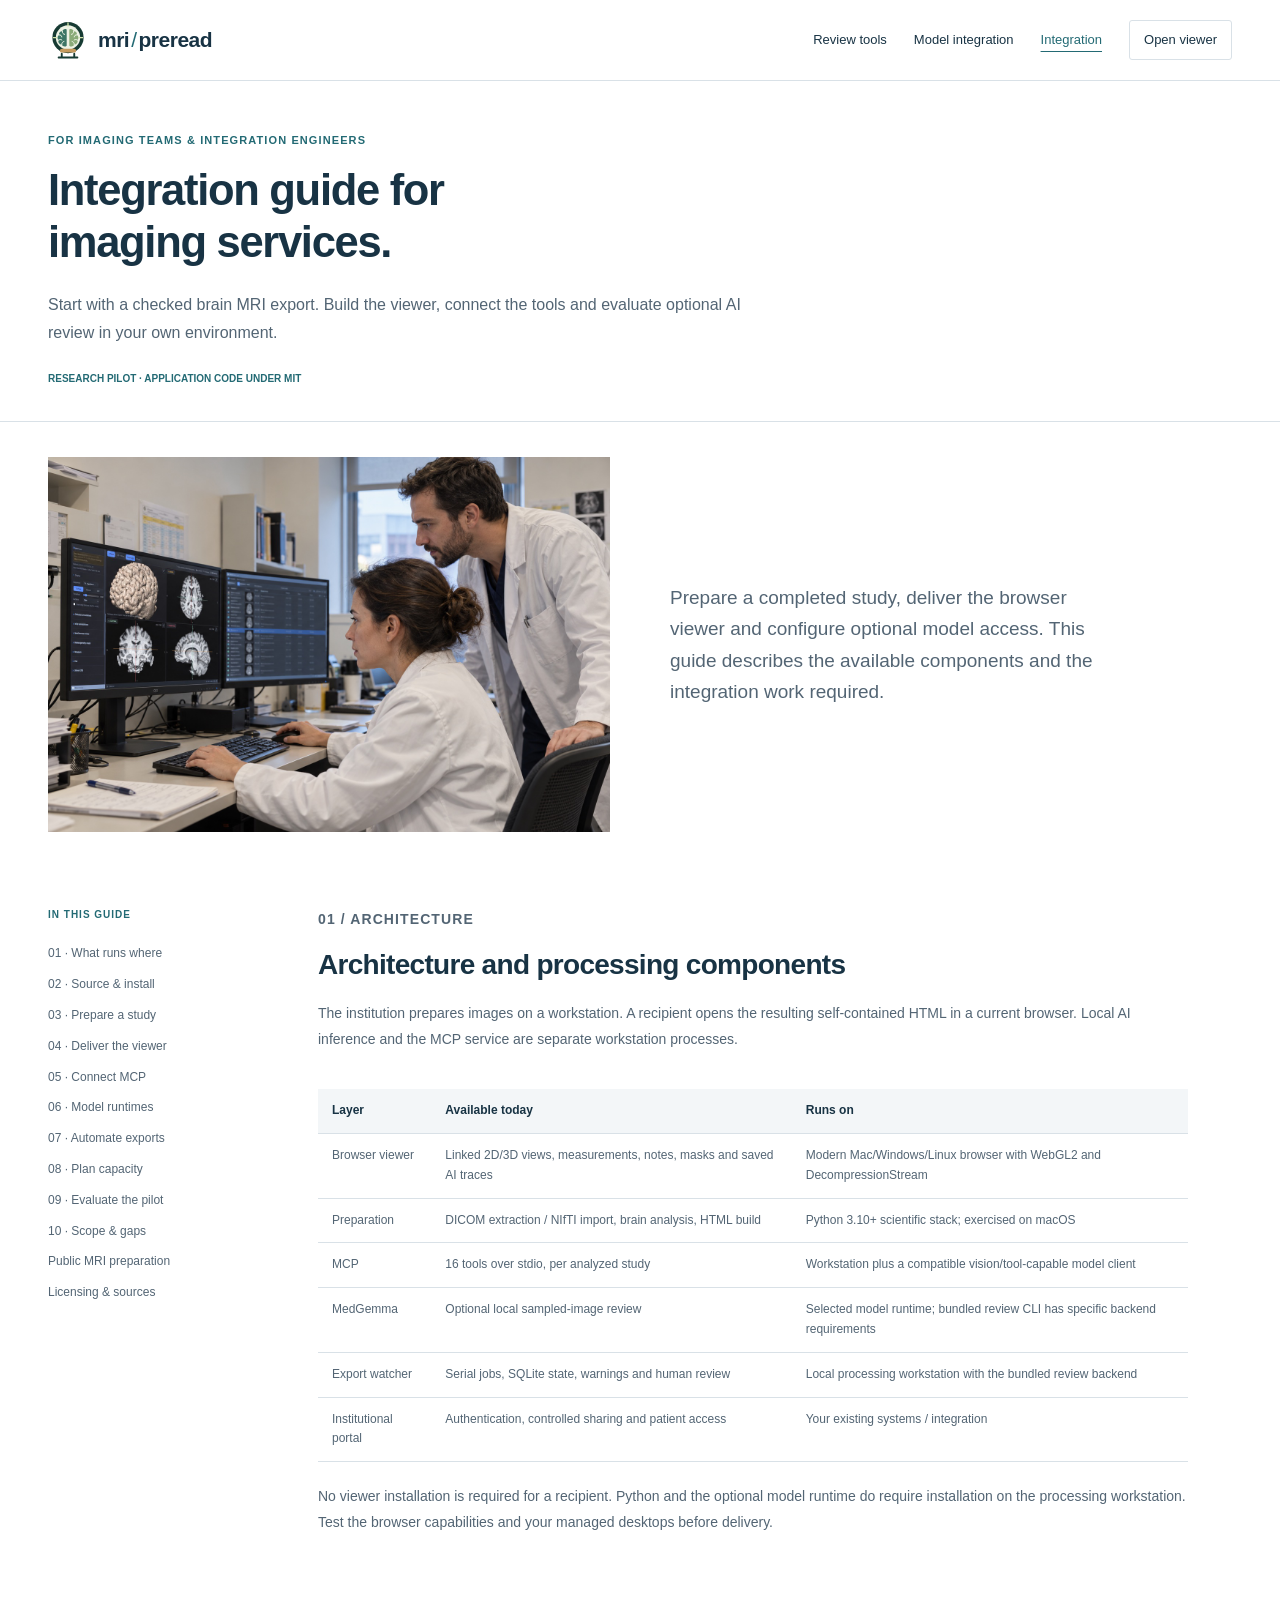
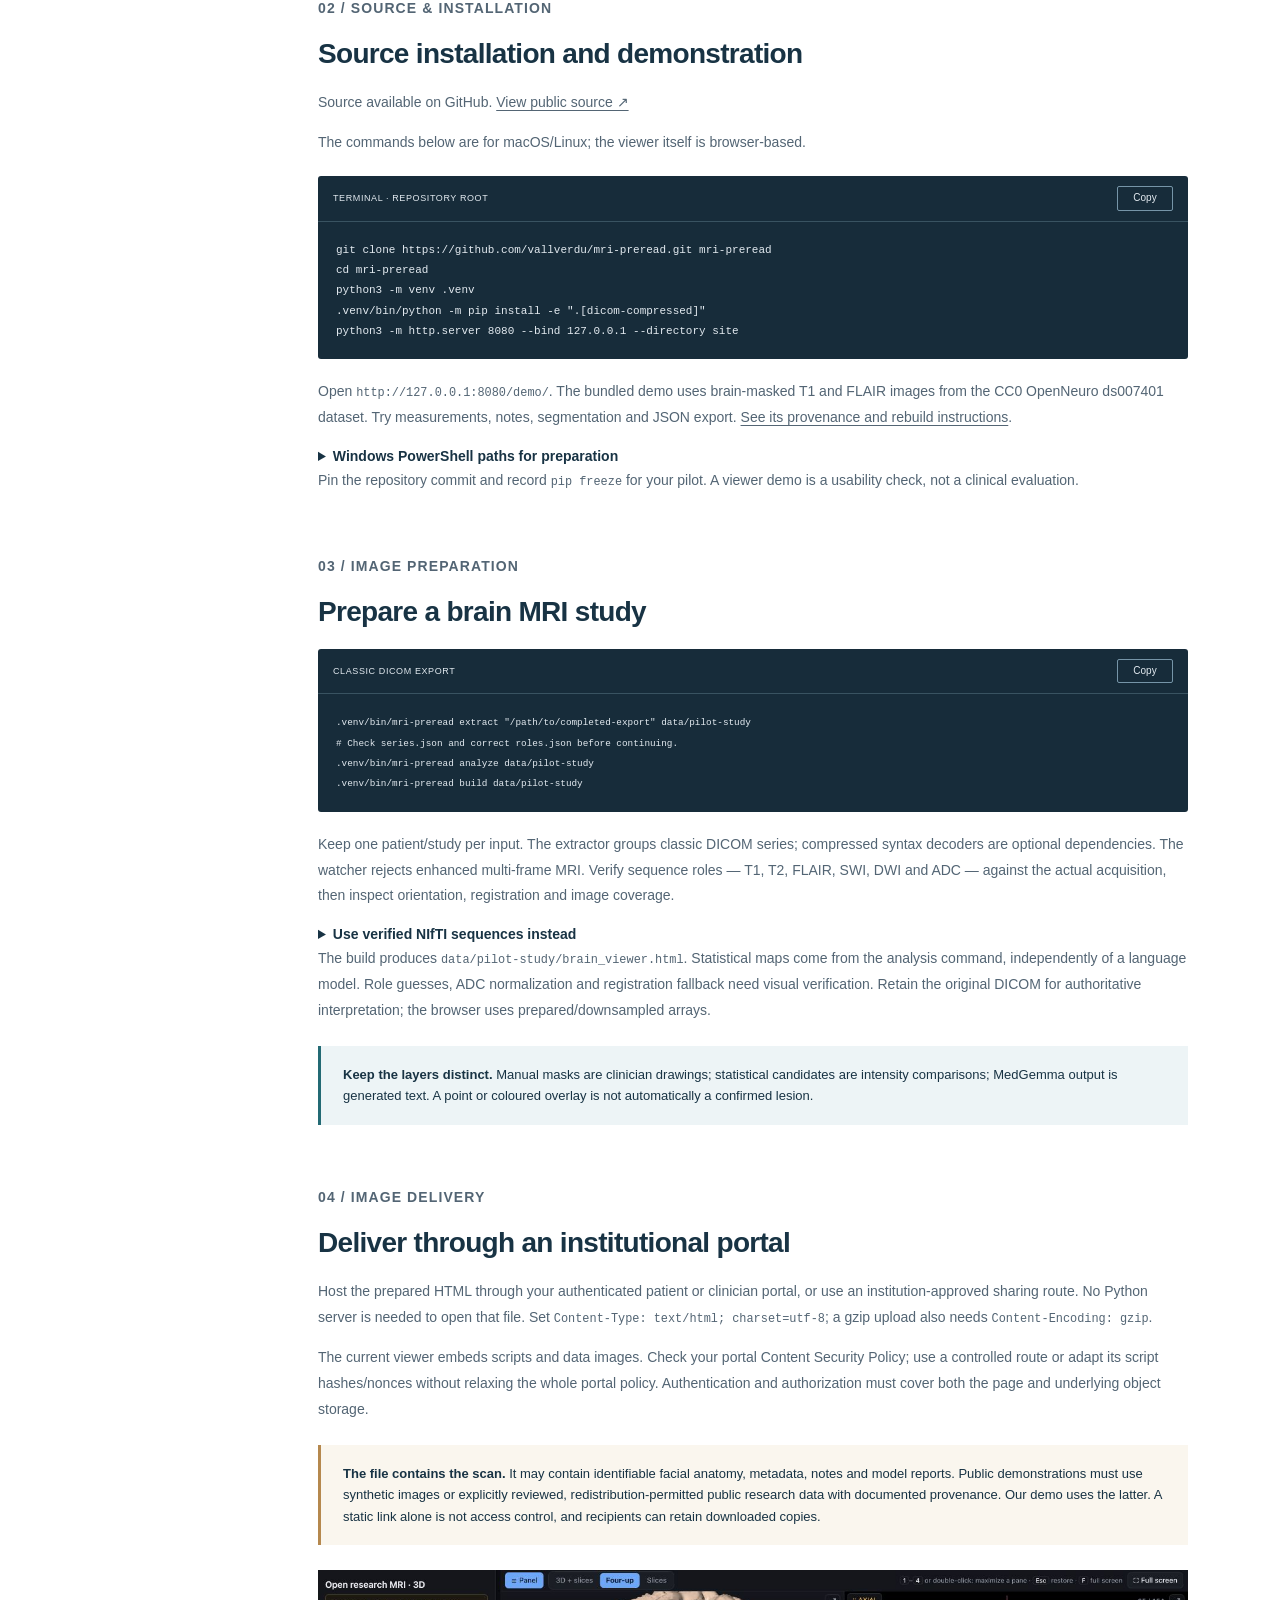
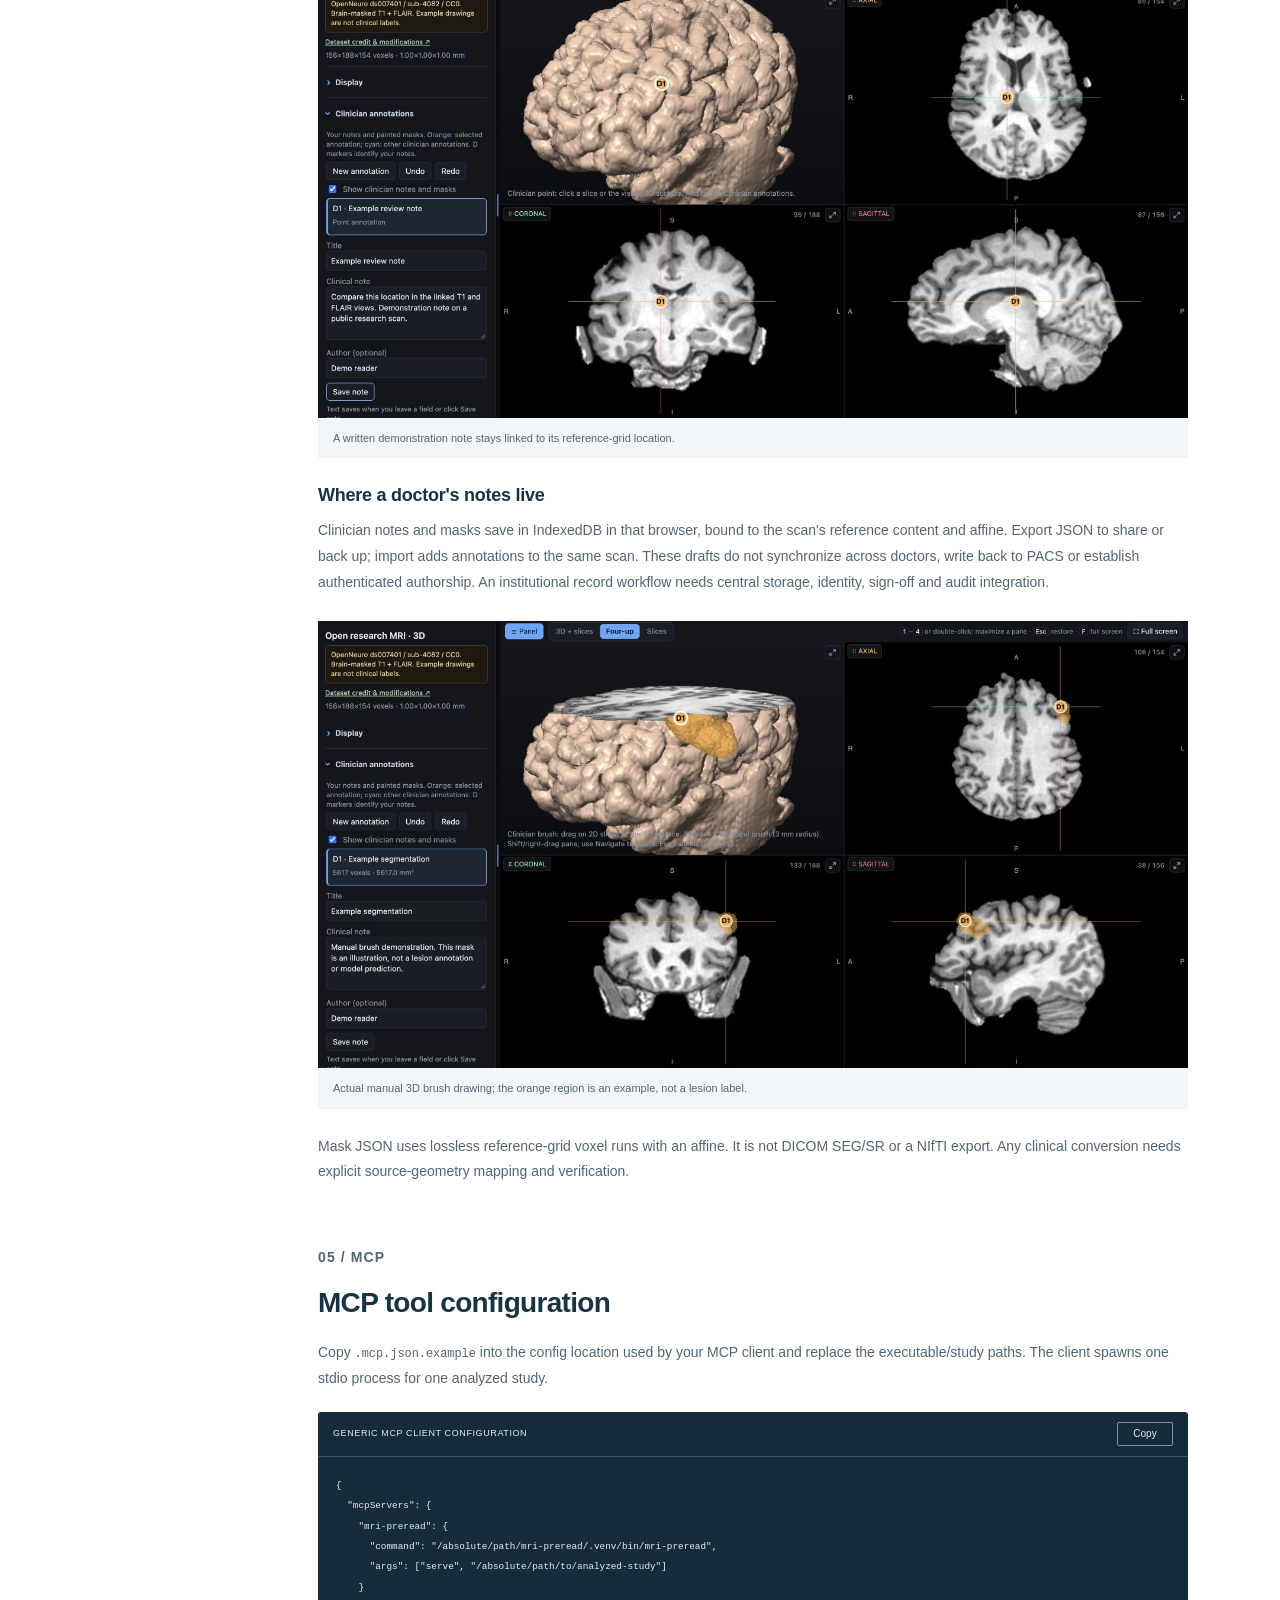
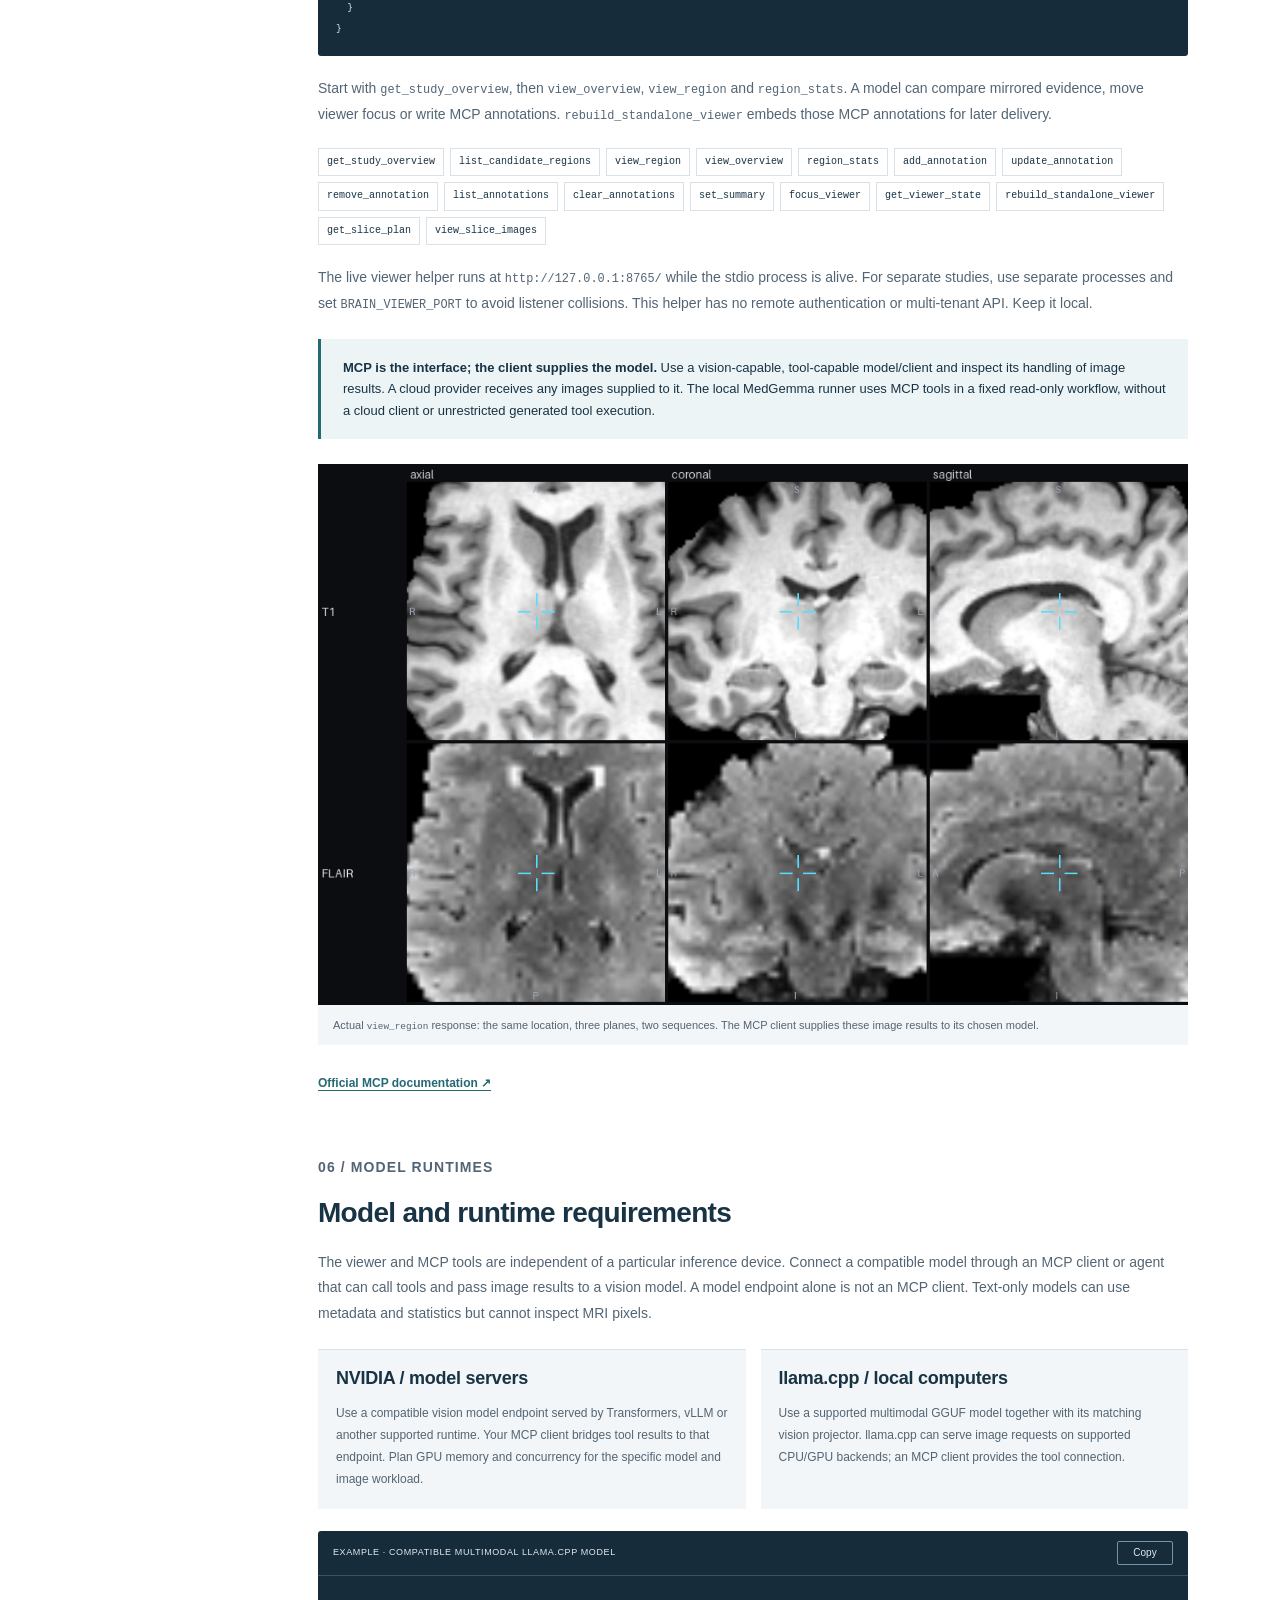
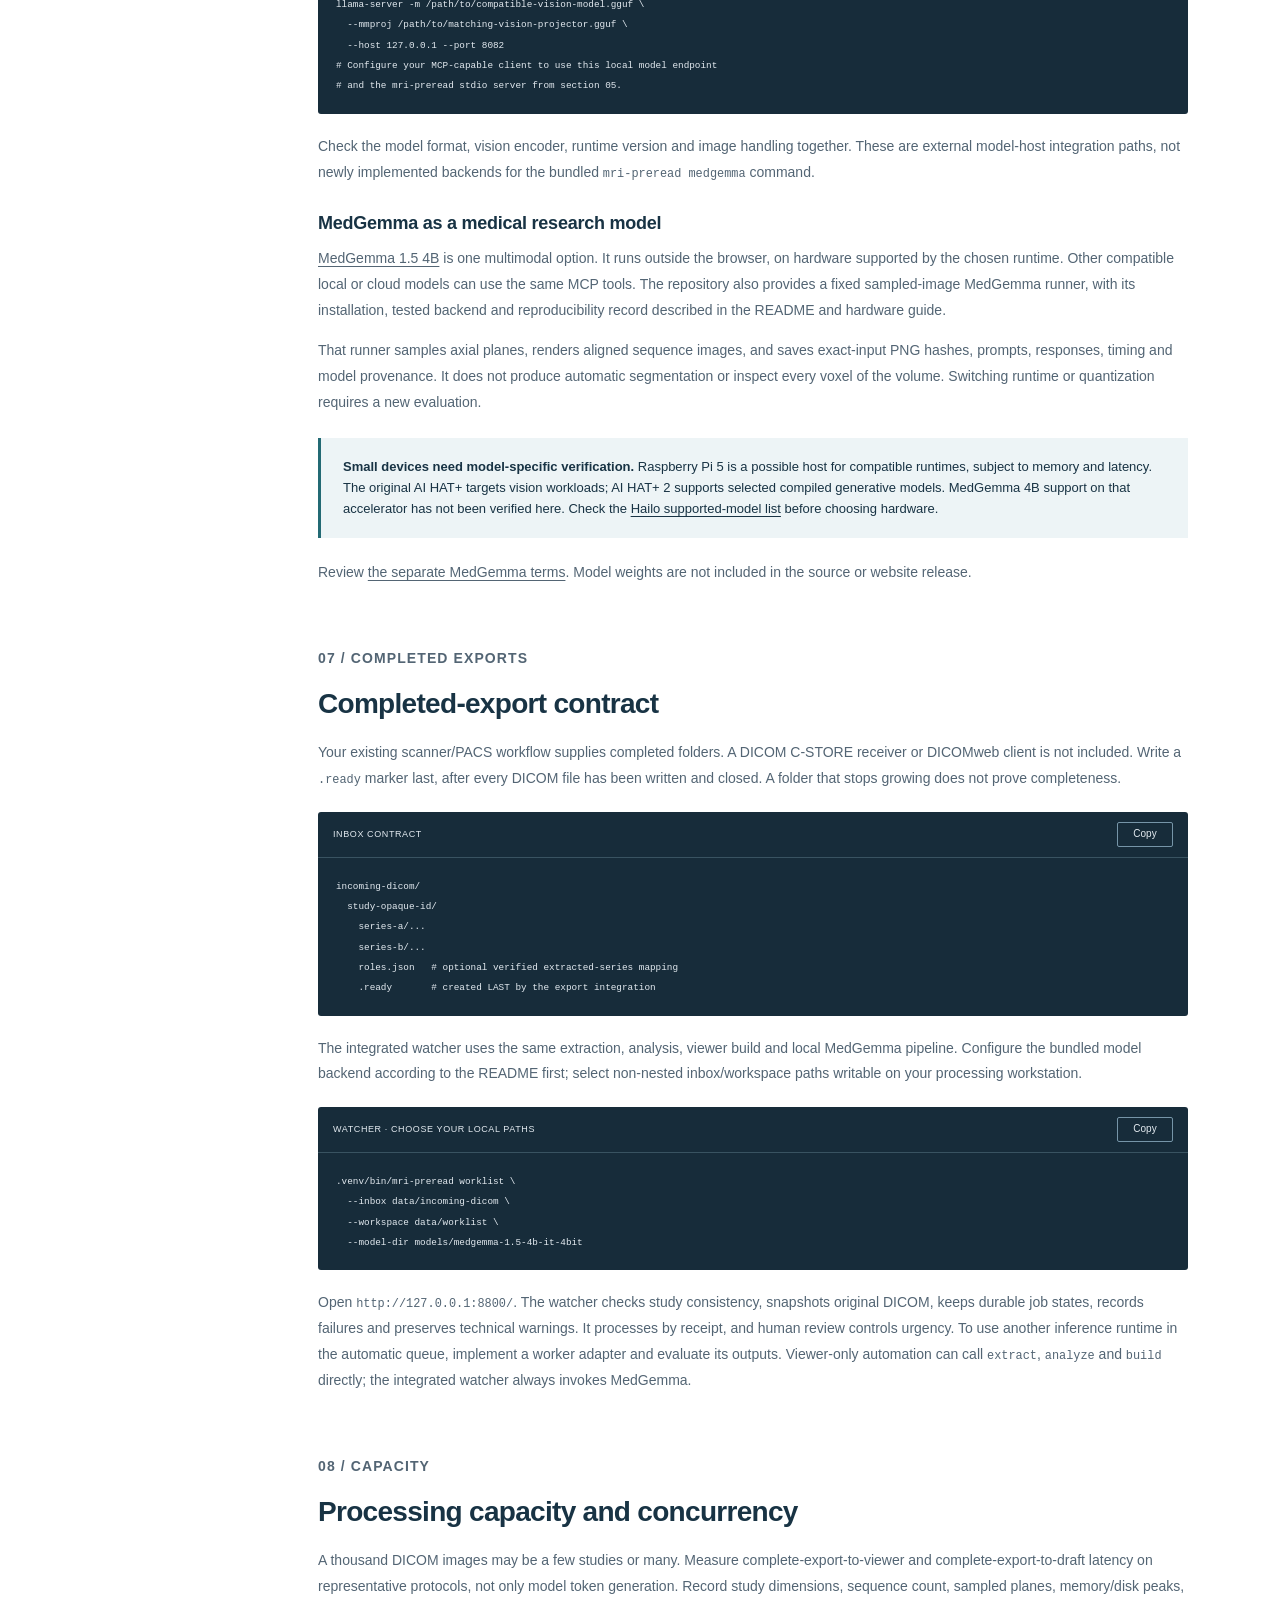
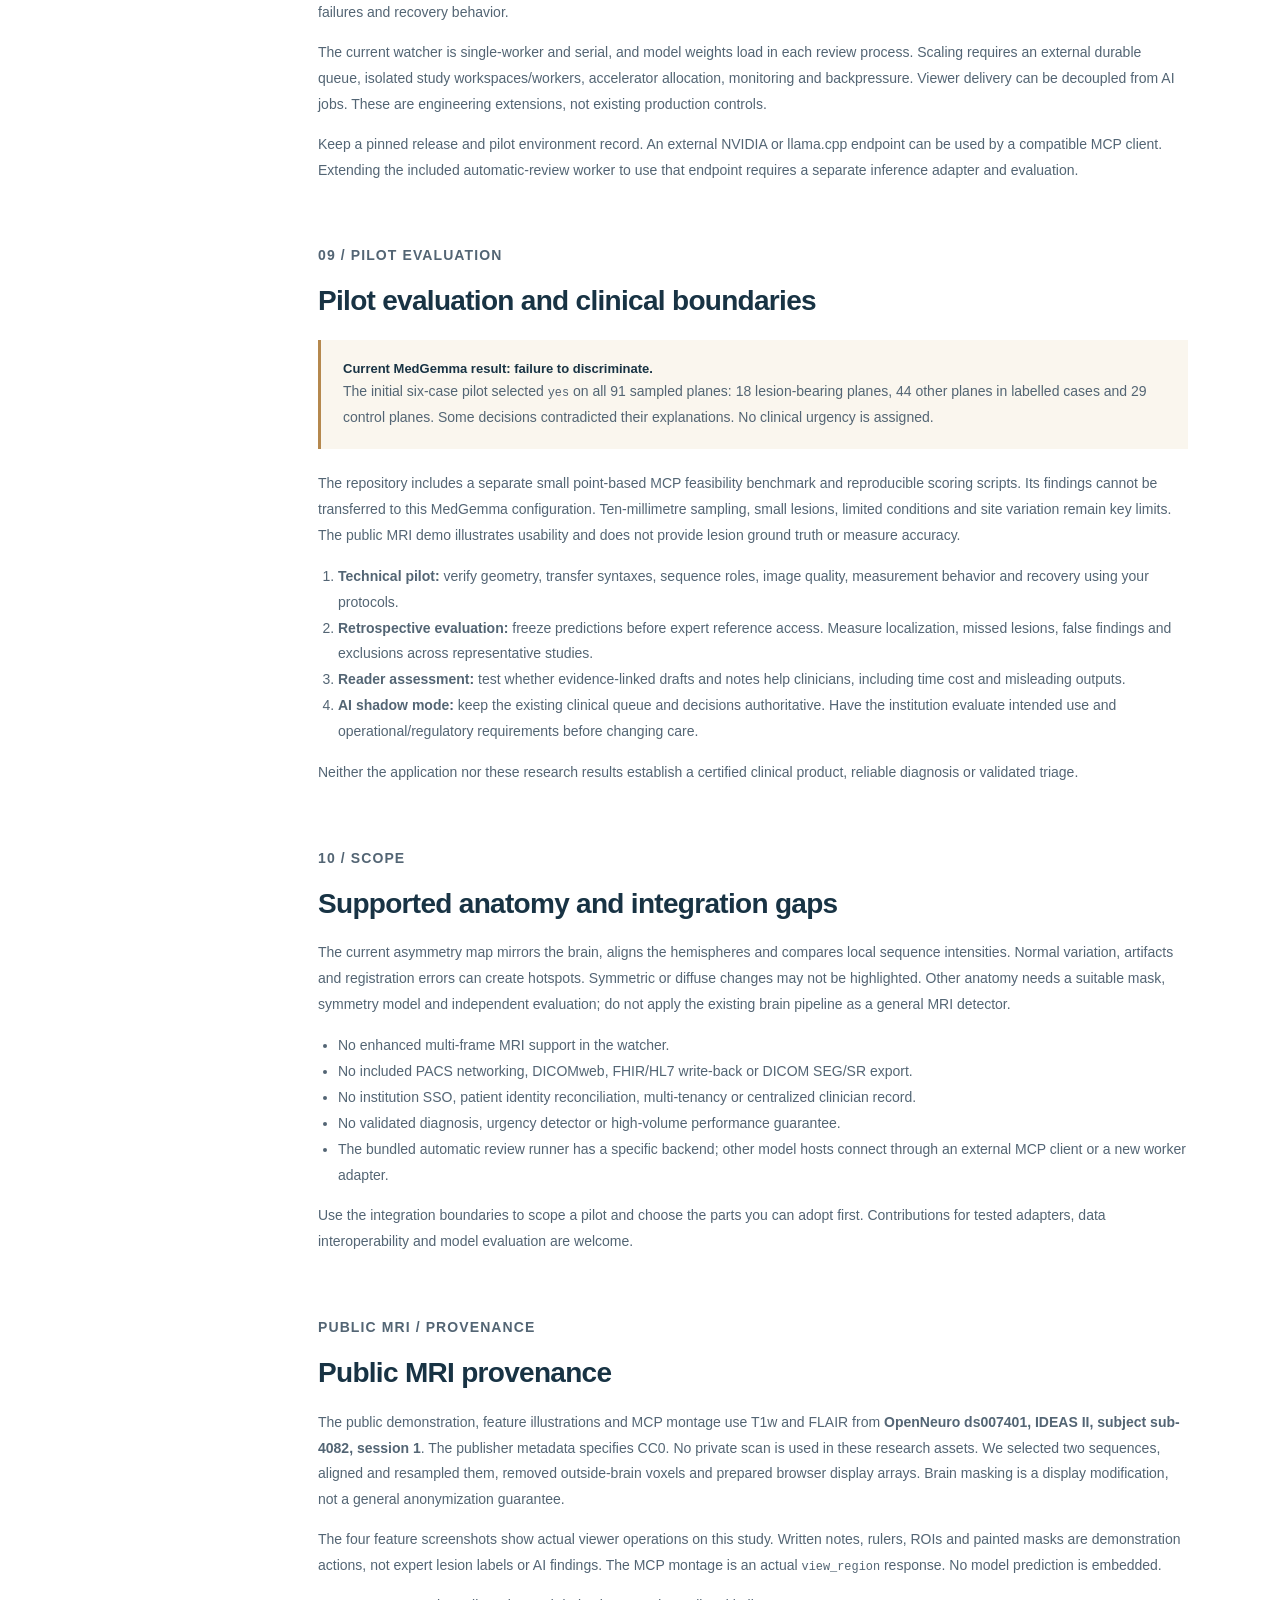
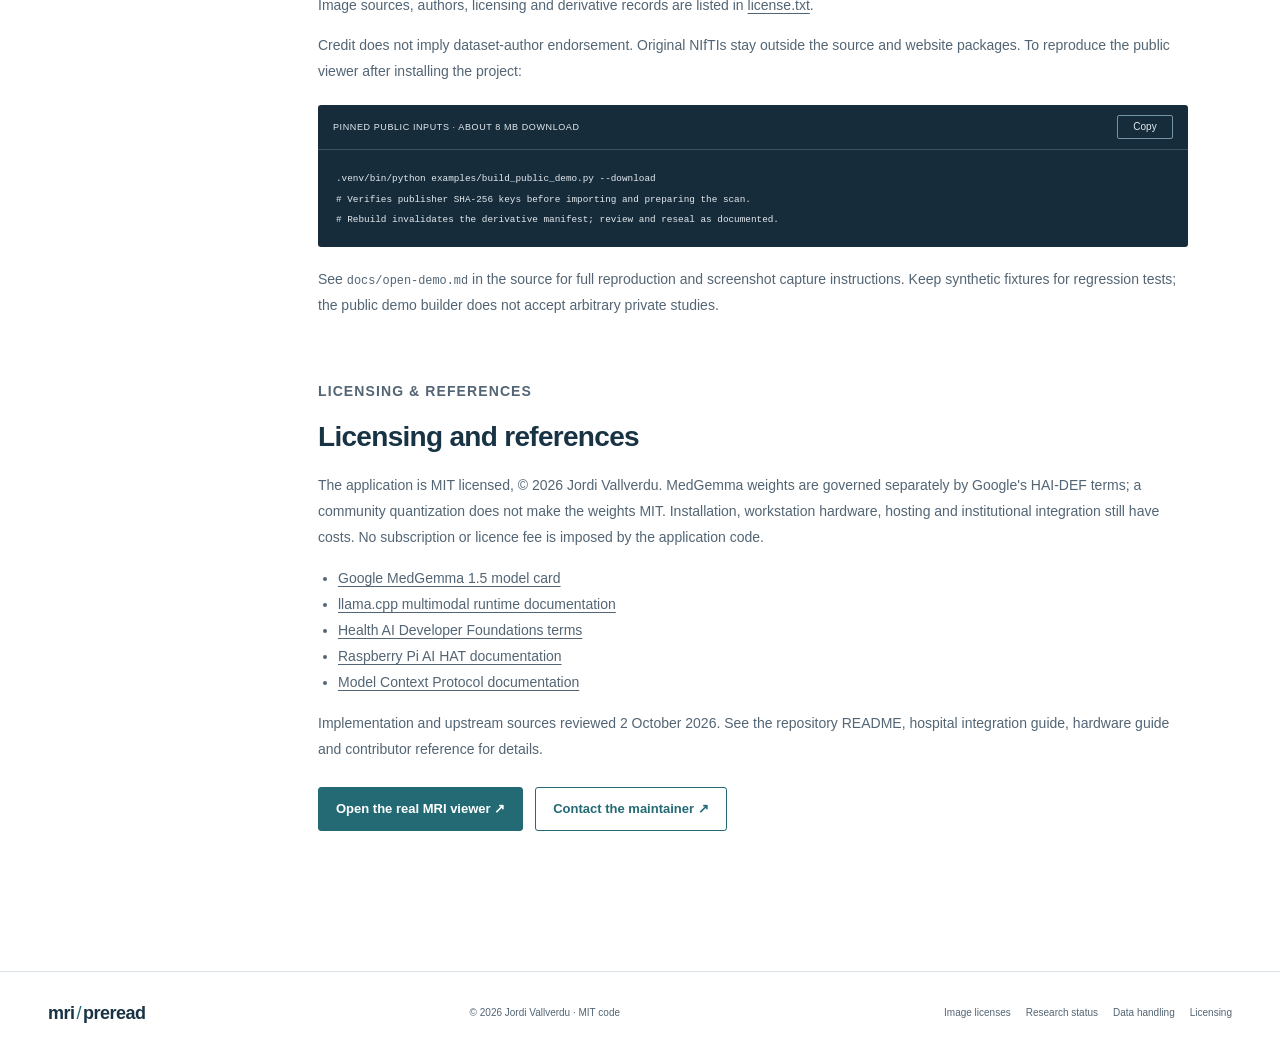
<file: site/integrate.html>
<!doctype html><html lang="en"><head><meta charset="utf-8"><meta name="viewport" content="width=device-width, initial-scale=1"><meta name="description" content="A practical integration guide for hospitals and imaging clinics: clone, prepare MRI, deliver a browser viewer, configure MCP, run MedGemma locally and automate completed exports."><meta name="theme-color" content="#ffffff"><title>Integration guide · mri-preread</title><link rel="icon" href="assets/icon.svg" type="image/svg+xml"><link rel="stylesheet" href="styles.css?v=feature-details-1"><script src="site-config.js" defer></script><script src="site.js" defer></script></head>
<body><a class="skip" href="#main">Skip to content</a><header class="header"><a class="brand" href="index.html"><img src="assets/icon.svg" alt="" width="40" height="40">mri<span>/</span>preread</a><nav aria-label="Main navigation"><a href="index.html#workspace">Review tools</a><a href="index.html#ai">Model integration</a><a href="integrate.html" aria-current="page">Integration</a><a class="nav-cta" href="demo/index.html#panel=1">Open viewer</a></nav></header>
<main id="main"><div class="guide-hero wrap"><p class="eyebrow">FOR IMAGING TEAMS &amp; INTEGRATION ENGINEERS</p><h1>Integration guide for<br>imaging services.</h1><p class="lead">Start with a checked brain MRI export. Build the viewer, connect the tools and evaluate optional AI review in your own environment.</p><span class="tag">RESEARCH PILOT · APPLICATION CODE UNDER MIT</span></div>
<div class="wrap guide-photo"><figure><img src="assets/clinical-review.jpg?v=ai-clinical-1" alt="AI-generated illustration of two doctors discussing MRI images in the mri-preread viewer at a practical clinic workstation" width="1536" height="1024" loading="lazy" decoding="async"></figure><p>Prepare a completed study, deliver the browser viewer and configure optional model access. This guide describes the available components and the integration work required.</p></div>
<div class="guide-grid wrap"><nav class="guide-nav" aria-label="Guide contents"><span>IN THIS GUIDE</span><a href="#architecture">01 · What runs where</a><a href="#source">02 · Source &amp; install</a><a href="#prepare">03 · Prepare a study</a><a href="#delivery">04 · Deliver the viewer</a><a href="#mcp">05 · Connect MCP</a><a href="#medgemma">06 · Model runtimes</a><a href="#exports">07 · Automate exports</a><a href="#capacity">08 · Plan capacity</a><a href="#validation">09 · Evaluate the pilot</a><a href="#scope">10 · Scope &amp; gaps</a><a href="#dataset">Public MRI preparation</a><a href="#license">Licensing &amp; sources</a></nav>
<div class="guide-content">
<section id="architecture"><p class="eyebrow">01 / ARCHITECTURE</p><h2>Architecture and processing components</h2><p>The institution prepares images on a workstation. A recipient opens the resulting self-contained HTML in a current browser. Local AI inference and the MCP service are separate workstation processes.</p><div class="table-wrap"><table><thead><tr><th>Layer</th><th>Available today</th><th>Runs on</th></tr></thead><tbody><tr><td>Browser viewer</td><td>Linked 2D/3D views, measurements, notes, masks and saved AI traces</td><td>Modern Mac/Windows/Linux browser with WebGL2 and DecompressionStream</td></tr><tr><td>Preparation</td><td>DICOM extraction / NIfTI import, brain analysis, HTML build</td><td>Python 3.10+ scientific stack; exercised on macOS</td></tr><tr><td>MCP</td><td>16 tools over stdio, per analyzed study</td><td>Workstation plus a compatible vision/tool-capable model client</td></tr><tr><td>MedGemma</td><td>Optional local sampled-image review</td><td>Selected model runtime; bundled review CLI has specific backend requirements</td></tr><tr><td>Export watcher</td><td>Serial jobs, SQLite state, warnings and human review</td><td>Local processing workstation with the bundled review backend</td></tr><tr><td>Institutional portal</td><td>Authentication, controlled sharing and patient access</td><td>Your existing systems / integration</td></tr></tbody></table></div><p>No viewer installation is required for a recipient. Python and the optional model runtime do require installation on the processing workstation. Test the browser capabilities and your managed desktops before delivery.</p></section>
<section id="source"><p class="eyebrow">02 / SOURCE &amp; INSTALLATION</p><h2>Source installation and demonstration</h2><p><span data-repo-state>Source available on GitHub.</span> <a data-repo-link href="https://github.com/vallverdu/mri-preread">View public source ↗</a></p><p class="repo-hint">The commands below are for macOS/Linux; the viewer itself is browser-based.</p><div class="code-block"><div class="code-top"><span>TERMINAL · REPOSITORY ROOT</span><button class="copy" data-copy="installCode">Copy</button></div><pre id="installCode"><code>git clone https://github.com/vallverdu/mri-preread.git mri-preread
cd mri-preread
python3 -m venv .venv
.venv/bin/python -m pip install -e ".[dicom-compressed]"
python3 -m http.server 8080 --bind 127.0.0.1 --directory site</code></pre></div><p>Open <code>http://127.0.0.1:8080/demo/</code>. The bundled demo uses brain-masked T1 and FLAIR images from the CC0 OpenNeuro ds007401 dataset. Try measurements, notes, segmentation and JSON export. <a href="#dataset">See its provenance and rebuild instructions</a>.</p><details><summary>Windows PowerShell paths for preparation</summary><div class="code-block"><pre><code>py -m venv .venv
.venv\Scripts\python.exe -m pip install -e ".[dicom-compressed]"
.venv\Scripts\mri-preread.exe extract "C:\path\to\export" data\pilot-study</code></pre></div><p>Windows preparation has not been verified here against institutional acquisitions. The included review CLI and integrated watcher have additional backend prerequisites documented in the repository hardware guide. Check your dependency and DICOM protocol support.</p></details><p>Pin the repository commit and record <code>pip freeze</code> for your pilot. A viewer demo is a usability check, not a clinical evaluation.</p></section>
<section id="prepare"><p class="eyebrow">03 / IMAGE PREPARATION</p><h2>Prepare a brain MRI study</h2><div class="code-block"><div class="code-top"><span>CLASSIC DICOM EXPORT</span><button class="copy" data-copy="prepareCode">Copy</button></div><pre id="prepareCode"><code>.venv/bin/mri-preread extract "/path/to/completed-export" data/pilot-study
# Check series.json and correct roles.json before continuing.
.venv/bin/mri-preread analyze data/pilot-study
.venv/bin/mri-preread build data/pilot-study</code></pre></div><p>Keep one patient/study per input. The extractor groups classic DICOM series; compressed syntax decoders are optional dependencies. The watcher rejects enhanced multi-frame MRI. Verify sequence roles — T1, T2, FLAIR, SWI, DWI and ADC — against the actual acquisition, then inspect orientation, registration and image coverage.</p><details><summary>Use verified NIfTI sequences instead</summary><div class="code-block"><pre><code>.venv/bin/mri-preread import data/pilot-study \
  --flair "/path/to/flair.nii.gz" \
  --dwi "/path/to/dwi.nii.gz" \
  --adc "/path/to/adc.nii.gz"
.venv/bin/mri-preread analyze data/pilot-study
.venv/bin/mri-preread build data/pilot-study</code></pre></div></details><p>The build produces <code>data/pilot-study/brain_viewer.html</code>. Statistical maps come from the analysis command, independently of a language model. Role guesses, ADC normalization and registration fallback need visual verification. Retain the original DICOM for authoritative interpretation; the browser uses prepared/downsampled arrays.</p><div class="callout"><strong>Keep the layers distinct.</strong> Manual masks are clinician drawings; statistical candidates are intensity comparisons; MedGemma output is generated text. A point or coloured overlay is not automatically a confirmed lesion.</div></section>
<section id="delivery"><p class="eyebrow">04 / IMAGE DELIVERY</p><h2>Deliver through an institutional portal</h2><p>Host the prepared HTML through your authenticated patient or clinician portal, or use an institution-approved sharing route. No Python server is needed to open that file. Set <code>Content-Type: text/html; charset=utf-8</code>; a gzip upload also needs <code>Content-Encoding: gzip</code>.</p><p>The current viewer embeds scripts and data images. Check your portal Content Security Policy; use a controlled route or adapt its script hashes/nonces without relaxing the whole portal policy. Authentication and authorization must cover both the page and underlying object storage.</p><div class="callout warning"><strong>The file contains the scan.</strong> It may contain identifiable facial anatomy, metadata, notes and model reports. Public demonstrations must use synthetic images or explicitly reviewed, redistribution-permitted public research data with documented provenance. Our demo uses the latter. A static link alone is not access control, and recipients can retain downloaded copies.</div><figure class="guide-illustration"><img src="assets/feature-notes.jpg" alt="Example written note linked to a 3D marker and three real MRI planes" width="1470" height="756" loading="lazy"><figcaption>A written demonstration note stays linked to its reference-grid location.</figcaption></figure><h3>Where a doctor's notes live</h3><p>Clinician notes and masks save in IndexedDB in that browser, bound to the scan's reference content and affine. Export JSON to share or back up; import adds annotations to the same scan. These drafts do not synchronize across doctors, write back to PACS or establish authenticated authorship. An institutional record workflow needs central storage, identity, sign-off and audit integration.</p><figure class="guide-illustration"><img src="assets/feature-masks.jpg" alt="Demonstration mask painted on the real MRI surface and visible in all three planes" width="1470" height="756" loading="lazy"><figcaption>Actual manual 3D brush drawing; the orange region is an example, not a lesion label.</figcaption></figure><p>Mask JSON uses lossless reference-grid voxel runs with an affine. It is not DICOM SEG/SR or a NIfTI export. Any clinical conversion needs explicit source-geometry mapping and verification.</p></section>
<section id="mcp"><p class="eyebrow">05 / MCP</p><h2>MCP tool configuration</h2><p>Copy <code>.mcp.json.example</code> into the config location used by your MCP client and replace the executable/study paths. The client spawns one stdio process for one analyzed study.</p><div class="code-block"><div class="code-top"><span>GENERIC MCP CLIENT CONFIGURATION</span><button class="copy" data-copy="mcpCode">Copy</button></div><pre id="mcpCode"><code>{
  "mcpServers": {
    "mri-preread": {
      "command": "/absolute/path/mri-preread/.venv/bin/mri-preread",
      "args": ["serve", "/absolute/path/to/analyzed-study"]
    }
  }
}</code></pre></div><p>Start with <code>get_study_overview</code>, then <code>view_overview</code>, <code>view_region</code> and <code>region_stats</code>. A model can compare mirrored evidence, move viewer focus or write MCP annotations. <code>rebuild_standalone_viewer</code> embeds those MCP annotations for later delivery.</p><div class="tool-pills"><code>get_study_overview</code><code>list_candidate_regions</code><code>view_region</code><code>view_overview</code><code>region_stats</code><code>add_annotation</code><code>update_annotation</code><code>remove_annotation</code><code>list_annotations</code><code>clear_annotations</code><code>set_summary</code><code>focus_viewer</code><code>get_viewer_state</code><code>rebuild_standalone_viewer</code><code>get_slice_plan</code><code>view_slice_images</code></div><p>The live viewer helper runs at <code>http://127.0.0.1:8765/</code> while the stdio process is alive. For separate studies, use separate processes and set <code>BRAIN_VIEWER_PORT</code> to avoid listener collisions. This helper has no remote authentication or multi-tenant API. Keep it local.</p><div class="callout"><strong>MCP is the interface; the client supplies the model.</strong> Use a vision-capable, tool-capable model/client and inspect its handling of image results. A cloud provider receives any images supplied to it. The local MedGemma runner uses MCP tools in a fixed read-only workflow, without a cloud client or unrestricted generated tool execution.</div><figure class="guide-illustration"><img src="assets/feature-mcp.png" alt="Actual MCP view_region result showing three planes of the public T1 and FLAIR scan" width="1078" height="670" loading="lazy"><figcaption>Actual <code>view_region</code> response: the same location, three planes, two sequences. The MCP client supplies these image results to its chosen model.</figcaption></figure><a class="text-link" href="https://modelcontextprotocol.io/docs/getting-started/intro">Official MCP documentation ↗</a></section>
<section id="medgemma"><p class="eyebrow">06 / MODEL RUNTIMES</p><h2>Model and runtime requirements</h2><p>The viewer and MCP tools are independent of a particular inference device. Connect a compatible model through an MCP client or agent that can call tools and pass image results to a vision model. A model endpoint alone is not an MCP client. Text-only models can use metadata and statistics but cannot inspect MRI pixels.</p><div class="runtime-grid"><article><h3>NVIDIA / model servers</h3><p>Use a compatible vision model endpoint served by Transformers, vLLM or another supported runtime. Your MCP client bridges tool results to that endpoint. Plan GPU memory and concurrency for the specific model and image workload.</p></article><article><h3>llama.cpp / local computers</h3><p>Use a supported multimodal GGUF model together with its matching vision projector. llama.cpp can serve image requests on supported CPU/GPU backends; an MCP client provides the tool connection.</p></article></div><div class="code-block"><div class="code-top"><span>EXAMPLE · COMPATIBLE MULTIMODAL LLAMA.CPP MODEL</span><button class="copy" data-copy="modelCode">Copy</button></div><pre id="modelCode"><code>llama-server -m /path/to/compatible-vision-model.gguf \
  --mmproj /path/to/matching-vision-projector.gguf \
  --host 127.0.0.1 --port 8082
# Configure your MCP-capable client to use this local model endpoint
# and the mri-preread stdio server from section 05.</code></pre></div><p>Check the model format, vision encoder, runtime version and image handling together. These are external model-host integration paths, not newly implemented backends for the bundled <code>mri-preread medgemma</code> command.</p><h3>MedGemma as a medical research model</h3><p><a href="https://huggingface.co/google/medgemma-1.5-4b-it">MedGemma 1.5 4B</a> is one multimodal option. It runs outside the browser, on hardware supported by the chosen runtime. Other compatible local or cloud models can use the same MCP tools. The repository also provides a fixed sampled-image MedGemma runner, with its installation, tested backend and reproducibility record described in the README and hardware guide.</p><p>That runner samples axial planes, renders aligned sequence images, and saves exact-input PNG hashes, prompts, responses, timing and model provenance. It does not produce automatic segmentation or inspect every voxel of the volume. Switching runtime or quantization requires a new evaluation.</p><div class="callout"><strong>Small devices need model-specific verification.</strong> Raspberry Pi 5 is a possible host for compatible runtimes, subject to memory and latency. The original AI HAT+ targets vision workloads; AI HAT+ 2 supports selected compiled generative models. MedGemma 4B support on that accelerator has not been verified here. Check the <a href="https://github.com/hailo-ai/hailo_model_zoo_genai/blob/main/docs/MODELS.rst">Hailo supported-model list</a> before choosing hardware.</div><p>Review <a href="https://developers.google.com/health-ai-developer-foundations/terms">the separate MedGemma terms</a>. Model weights are not included in the source or website release.</p></section>
<section id="exports"><p class="eyebrow">07 / COMPLETED EXPORTS</p><h2>Completed-export contract</h2><p>Your existing scanner/PACS workflow supplies completed folders. A DICOM C-STORE receiver or DICOMweb client is not included. Write a <code>.ready</code> marker last, after every DICOM file has been written and closed. A folder that stops growing does not prove completeness.</p><div class="code-block"><div class="code-top"><span>INBOX CONTRACT</span><button class="copy" data-copy="folderCode">Copy</button></div><pre id="folderCode"><code>incoming-dicom/
  study-opaque-id/
    series-a/...
    series-b/...
    roles.json   # optional verified extracted-series mapping
    .ready       # created LAST by the export integration</code></pre></div><p>The integrated watcher uses the same extraction, analysis, viewer build and local MedGemma pipeline. Configure the bundled model backend according to the README first; select non-nested inbox/workspace paths writable on your processing workstation.</p><div class="code-block"><div class="code-top"><span>WATCHER · CHOOSE YOUR LOCAL PATHS</span><button class="copy" data-copy="watchCode">Copy</button></div><pre id="watchCode"><code>.venv/bin/mri-preread worklist \
  --inbox data/incoming-dicom \
  --workspace data/worklist \
  --model-dir models/medgemma-1.5-4b-it-4bit</code></pre></div><p>Open <code>http://127.0.0.1:8800/</code>. The watcher checks study consistency, snapshots original DICOM, keeps durable job states, records failures and preserves technical warnings. It processes by receipt, and human review controls urgency. To use another inference runtime in the automatic queue, implement a worker adapter and evaluate its outputs. Viewer-only automation can call <code>extract</code>, <code>analyze</code> and <code>build</code> directly; the integrated watcher always invokes MedGemma.</p></section>
<section id="capacity"><p class="eyebrow">08 / CAPACITY</p><h2>Processing capacity and concurrency</h2><p>A thousand DICOM images may be a few studies or many. Measure complete-export-to-viewer and complete-export-to-draft latency on representative protocols, not only model token generation. Record study dimensions, sequence count, sampled planes, memory/disk peaks, failures and recovery behavior.</p><p>The current watcher is single-worker and serial, and model weights load in each review process. Scaling requires an external durable queue, isolated study workspaces/workers, accelerator allocation, monitoring and backpressure. Viewer delivery can be decoupled from AI jobs. These are engineering extensions, not existing production controls.</p><p>Keep a pinned release and pilot environment record. An external NVIDIA or llama.cpp endpoint can be used by a compatible MCP client. Extending the included automatic-review worker to use that endpoint requires a separate inference adapter and evaluation.</p></section>
<section id="validation"><p class="eyebrow">09 / PILOT EVALUATION</p><h2>Pilot evaluation and clinical boundaries</h2><div class="callout warning"><strong>Current MedGemma result: failure to discriminate.</strong><p>The initial six-case pilot selected <code>yes</code> on all 91 sampled planes: 18 lesion-bearing planes, 44 other planes in labelled cases and 29 control planes. Some decisions contradicted their explanations. No clinical urgency is assigned.</p></div><p>The repository includes a separate small point-based MCP feasibility benchmark and reproducible scoring scripts. Its findings cannot be transferred to this MedGemma configuration. Ten-millimetre sampling, small lesions, limited conditions and site variation remain key limits. The public MRI demo illustrates usability and does not provide lesion ground truth or measure accuracy.</p><ol><li><strong>Technical pilot:</strong> verify geometry, transfer syntaxes, sequence roles, image quality, measurement behavior and recovery using your protocols.</li><li><strong>Retrospective evaluation:</strong> freeze predictions before expert reference access. Measure localization, missed lesions, false findings and exclusions across representative studies.</li><li><strong>Reader assessment:</strong> test whether evidence-linked drafts and notes help clinicians, including time cost and misleading outputs.</li><li><strong>AI shadow mode:</strong> keep the existing clinical queue and decisions authoritative. Have the institution evaluate intended use and operational/regulatory requirements before changing care.</li></ol><p>Neither the application nor these research results establish a certified clinical product, reliable diagnosis or validated triage.</p></section>
<section id="scope"><p class="eyebrow">10 / SCOPE</p><h2>Supported anatomy and integration gaps</h2><p>The current asymmetry map mirrors the brain, aligns the hemispheres and compares local sequence intensities. Normal variation, artifacts and registration errors can create hotspots. Symmetric or diffuse changes may not be highlighted. Other anatomy needs a suitable mask, symmetry model and independent evaluation; do not apply the existing brain pipeline as a general MRI detector.</p><ul><li>No enhanced multi-frame MRI support in the watcher.</li><li>No included PACS networking, DICOMweb, FHIR/HL7 write-back or DICOM SEG/SR export.</li><li>No institution SSO, patient identity reconciliation, multi-tenancy or centralized clinician record.</li><li>No validated diagnosis, urgency detector or high-volume performance guarantee.</li><li>The bundled automatic review runner has a specific backend; other model hosts connect through an external MCP client or a new worker adapter.</li></ul><p>Use the integration boundaries to scope a pilot and choose the parts you can adopt first. Contributions for tested adapters, data interoperability and model evaluation are welcome.</p></section>
<section id="dataset"><p class="eyebrow">PUBLIC MRI / PROVENANCE</p><h2>Public MRI provenance</h2><p>The public demonstration, feature illustrations and MCP montage use T1w and FLAIR from <strong>OpenNeuro ds007401, IDEAS II, subject sub-4082, session 1</strong>. The publisher metadata specifies CC0. No private scan is used in these research assets. We selected two sequences, aligned and resampled them, removed outside-brain voxels and prepared browser display arrays. Brain masking is a display modification, not a general anonymization guarantee.</p><p>The four feature screenshots show actual viewer operations on this study. Written notes, rulers, ROIs and painted masks are demonstration actions, not expert lesion labels or AI findings. The MCP montage is an actual <code>view_region</code> response. No model prediction is embedded.</p><p>Image sources, authors, licensing and derivative records are listed in <a href="license.txt">license.txt</a>.</p><p>Credit does not imply dataset-author endorsement. Original NIfTIs stay outside the source and website packages. To reproduce the public viewer after installing the project:</p><div class="code-block"><div class="code-top"><span>PINNED PUBLIC INPUTS · ABOUT 8 MB DOWNLOAD</span><button class="copy" data-copy="datasetCode">Copy</button></div><pre id="datasetCode"><code>.venv/bin/python examples/build_public_demo.py --download
# Verifies publisher SHA-256 keys before importing and preparing the scan.
# Rebuild invalidates the derivative manifest; review and reseal as documented.</code></pre></div><p>See <code>docs/open-demo.md</code> in the source for full reproduction and screenshot capture instructions. Keep synthetic fixtures for regression tests; the public demo builder does not accept arbitrary private studies.</p></section>
<section id="license"><p class="eyebrow">LICENSING &amp; REFERENCES</p><h2>Licensing and references</h2><p>The application is MIT licensed, © 2026 Jordi Vallverdu. MedGemma weights are governed separately by Google's HAI-DEF terms; a community quantization does not make the weights MIT. Installation, workstation hardware, hosting and institutional integration still have costs. No subscription or licence fee is imposed by the application code.</p><ul><li><a href="https://huggingface.co/google/medgemma-1.5-4b-it">Google MedGemma 1.5 model card</a></li><li><a href="https://github.com/ggml-org/llama.cpp/blob/master/docs/multimodal.md">llama.cpp multimodal runtime documentation</a></li><li><a href="https://developers.google.com/health-ai-developer-foundations/terms">Health AI Developer Foundations terms</a></li><li><a href="https://www.raspberrypi.com/documentation/accessories/ai-hat-plus.html">Raspberry Pi AI HAT documentation</a></li><li><a href="https://modelcontextprotocol.io/docs/getting-started/intro">Model Context Protocol documentation</a></li></ul><p class="fine">Implementation and upstream sources reviewed 2 October 2026. See the repository README, hospital integration guide, hardware guide and contributor reference for details.</p><div class="actions"><a class="button primary" href="demo/index.html#panel=1">Open the real MRI viewer ↗</a><a class="button secondary" href="https://jordivallverdu.com">Contact the maintainer ↗</a></div></section>
</div></div></main><footer class="footer wrap"><a class="brand" href="index.html">mri<span>/</span>preread</a><span>© 2026 Jordi Vallverdu · MIT code</span><div><a href="license.txt">Image licenses</a><a href="#validation">Research status</a><a href="#delivery">Data handling</a><a href="#license">Licensing</a></div></footer></body></html>
</file>
<file: site/styles.css>
:root {
  --ink: #183344; --muted: #536574; --line: #d9e1e7;
  --accent: #236a74; --white: #fff; --subtle: #f3f6f8;
  --font: -apple-system, BlinkMacSystemFont, "Segoe UI", Arial, sans-serif;
}
* { box-sizing: border-box; }
html { scroll-behavior: smooth; }
body { margin: 0; background: var(--white); color: var(--ink); font: 15px/1.65 var(--font); }
a { color: inherit; text-decoration: none; }
a:hover { text-decoration: underline; text-underline-offset: 4px; }
a:focus-visible, button:focus-visible, summary:focus-visible { outline: 3px solid #388fba; outline-offset: 4px; }
button, input { font: inherit; }
button, summary { cursor: pointer; }
h1, h2, h3, p { margin-top: 0; }
h1, h2, h3 { line-height: 1.2; font-weight: 600; }
h1 { font-size: clamp(34px, 3.4vw, 48px); letter-spacing: -1.3px; margin-bottom: 0; }
h2 { font-size: 32px; letter-spacing: -.7px; margin-bottom: 18px; }
h3 { font-size: 20px; letter-spacing: -.25px; margin-bottom: 12px; }
.wrap { width: min(100%, 1376px); margin-inline: auto; padding-inline: 48px; }
.skip { position: absolute; left: 20px; top: -100px; z-index: 20; background: var(--ink); color: #fff; padding: 12px; }
.skip:focus { top: 10px; }
.header { width: min(100%, 1376px); padding: 20px 48px; margin: auto; display: flex; align-items: center; justify-content: space-between; gap: 32px; border-bottom: 1px solid var(--line); }
.brand { display: inline-flex; align-items: center; gap: 10px; white-space: nowrap; font-size: 21px; font-weight: 650; letter-spacing: -.5px; }
.brand span { color: var(--accent); margin-inline: -8px; font-weight: 400; }
.brand img { flex-shrink: 0; }
.header nav { display: flex; align-items: center; gap: 27px; font-size: 13px; }
.header nav a[aria-current] { color: var(--accent); text-decoration: underline; text-underline-offset: 7px; }
.nav-cta { border: 1px solid var(--line); padding: 8px 14px; border-radius: 3px; }
.eyebrow { color: var(--accent); font-size: 11px; letter-spacing: 1.1px; font-weight: 650; margin-bottom: 15px; }
.lead { font-size: 16px; line-height: 1.75; color: var(--muted); margin-bottom: 18px; }
.hero { position: relative; isolation: isolate; overflow: hidden; min-height: 630px; padding-top: 90px; padding-bottom: 95px; background: #fff; }
.hero-copy { position: relative; z-index: 2; max-width: 505px; }
.hero .eyebrow { color: #3e6257; margin-bottom: 24px; }
.hero h1 { font-size: clamp(54px, 5.7vw, 76px); font-weight: 580; letter-spacing: -3.8px; line-height: 1.06; color: #153b34; margin-bottom: 26px; }
.hero h1 em { font-family: Georgia, "Times New Roman", serif; font-weight: 400; letter-spacing: -3.2px; }
.hero .lead { font-size: 17px; line-height: 1.7; color: #51665e; max-width: 470px; }
.hero .actions { margin: 27px 0 16px; }
.hero .button { padding: 13px 18px; border-color: #153b34; gap: 18px; }
.hero .primary { background: #153b34; }
.hero .primary:hover { background: #28544a; }
.hero .secondary { background: transparent; color: #153b34; }
.hero .secondary:hover { background: #e6eadf; }
.hero .fine { color: #51665e; }
.hero-viewer { position: absolute; z-index: 0; inset: 0; margin: 0; overflow: hidden; background: #fff; }
.hero-viewer img { position: absolute; inset: 0 auto 0 51%; display: block; height: calc(100% - 80px); width: auto; max-width: none; transition: opacity .45s; }
.hero-viewer canvas { position: absolute; left: 47%; top: 0; width: 53%; height: calc(100% - 80px); opacity: 0; cursor: grab; touch-action: none; transition: opacity .45s; }
.hero-viewer canvas:active { cursor: grabbing; }
.hero-viewer canvas:focus-visible { outline: 2px solid var(--accent); outline-offset: -4px; }
.hero-viewer.is-ready img { opacity: 0; }
.hero-viewer.is-ready canvas { opacity: 1; }
.hero-interaction { position: absolute; z-index: 3; bottom: 14px; left: 51%; right: 20px; padding: 8px 0; background: rgba(255,255,255,.96); }
.hero-interaction p { font-size: 10px; color: #51665e; line-height: 1.4; margin: 0 0 10px; }
.hero-interaction button { font: inherit; font-size: 10px; color: #153b34; background: #fff; border: 1px solid #cbd8d1; border-radius: 4px; padding: 5px 8px; cursor: pointer; white-space: nowrap; }
.hero-interaction button:hover { background: #eef5f1; }
.hero-interaction button:focus-visible, .hero-interaction input:focus-visible { outline: 2px solid #147560; outline-offset: 3px; }
.hero-interaction fieldset { display: flex; align-items: center; gap: 15px; margin: 0; padding: 0; border: 0; min-width: 0; }
.hero-depth { display: flex; align-items: center; gap: 12px; flex: 1; min-width: 0; font-size: 10px; color: #153b34; }
.hero-depth > span { white-space: nowrap; }
.hero-depth input { accent-color: #28594b; width: 100%; min-width: 35px; height: 16px; margin: 0; cursor: ew-resize; }
.hero-depth output { font-size: 9px; color: #51665e; min-width: 25px; text-align: right; font-variant-numeric: tabular-nums; }
.hero-view-actions { display: flex; gap: 5px; }
.hero-interaction [hidden], .hero-viewer canvas[hidden] { display: none; }
.sr-only { position: absolute; width: 1px; height: 1px; padding: 0; margin: -1px; overflow: hidden; clip: rect(0,0,0,0); white-space: nowrap; border: 0; }
@media (min-width: 761px) and (max-width: 1090px) {
 .hero-copy { max-width: 420px; }
 .hero-interaction { left: 55%; right: 10px; }
}

.actions { display: flex; gap: 12px; flex-wrap: wrap; margin: 25px 0 15px; }
.button { display: inline-flex; justify-content: center; align-items: center; border: 1px solid var(--accent); border-radius: 3px; padding: 10px 17px; font-size: 13px; font-weight: 600; }
.button:hover { text-decoration: none; background: #e9f1f3; }
.primary { background: var(--accent); color: #fff; }
.primary:hover { background: #19555f; }
.secondary { color: var(--accent); background: #fff; }
.fine { font-size: 11px; line-height: 1.7; color: var(--muted); }
.section { padding-top: 75px; padding-bottom: 72px; }
.section-head { display: grid; grid-template-columns: 1fr 1fr; gap: 0 70px; margin-bottom: 35px; }
.section-head .eyebrow { grid-column: 1 / -1; }
.section-head h2 { margin: 0; }
.section-head > p:last-child { color: var(--muted); margin: 0; font-size: 14px; }
.visual-features { display: grid; grid-template-columns: repeat(2, minmax(0, 1fr)); gap: 38px 28px; }
.feature { min-width: 0; border-bottom: 1px solid var(--line); }
.feature figure { margin: 0; background: #0b0f13; }
.feature figure > a { display: block; }
.feature figure img { display: block; width: 100%; height: auto; aspect-ratio: 8 / 5; object-fit: contain; }
.feature figcaption { padding: 11px 15px; color: #bbc9d3; font-size: 10px; border-top: 1px solid #293540; }
.feature-copy { padding: 23px 0 25px; }
.feature-copy p { color: var(--muted); font-size: 14px; margin-bottom: 12px; }
.tag { display: inline-block; font-size: 10px; font-weight: 550; color: var(--accent); }
.demo-section { background: var(--subtle); border-block: 1px solid var(--line); padding-block: 52px; }
.demo-layout { display: grid; grid-template-columns: .85fr 1.4fr; align-items: center; gap: 60px; }
.demo-layout p:not(.eyebrow) { color: var(--muted); font-size: 14px; }
.plain-list { padding-left: 18px; font-size: 13px; line-height: 2.1; margin-bottom: 25px; }
.demo-frame { border: 1px solid #293540; background: #0b0f13; overflow: hidden; }
.demo-frame iframe { display: block; border: 0; width: 100%; height: 430px; }
.demo-caption { color: #b3c4d0; padding: 11px 14px; font-size: 10px; }
.dataset-credit { display: flex; align-items: flex-start; gap: 25px; padding-block: 22px; border-bottom: 1px solid var(--line); }
.dataset-credit .tag { flex-shrink: 0; padding-top: 3px; }
.dataset-credit p { font-size: 11px; color: var(--muted); margin: 0; }
.dataset-credit a, .text-link, .scope-grid a { text-decoration: underline; text-underline-offset: 4px; }
.ai-grid { display: grid; grid-template-columns: 1fr 1fr; gap: 35px; }
.ai-card { min-width: 0; padding-top: 22px; border-top: 2px solid var(--line); }
.ai-card h3 { font-size: 24px; margin-top: 18px; }
.ai-card p { color: var(--muted); font-size: 14px; }
.ai-card .fine { font-size: 11px; }
.card-top { display: flex; justify-content: space-between; align-items: center; }
.tool-image { display: block; width: 100%; height: auto; margin: 22px 0; background: #0b0f13; }
.connection-flow { display: flex; gap: 10px; flex-wrap: wrap; align-items: center; font-size: 11px; margin: 20px 0; }
.connection-flow span { border: 1px solid var(--line); padding: 6px 10px; }
.connection-flow b { color: var(--accent); font-weight: 400; }
.model-specs { display: grid; grid-template-columns: repeat(3, 1fr); gap: 15px; margin: 25px 0; padding-block: 18px; border-block: 1px solid var(--line); }
.model-specs strong { display: block; font-size: 20px; font-weight: 600; }
.model-specs span { color: var(--muted); font-size: 10px; }
.text-link { font-size: 12px; color: var(--accent); font-weight: 600; }
.evidence-note { display: grid; grid-template-columns: 160px 1fr; gap: 25px; background: #faf6ee; border-left: 3px solid #b5884e; padding: 24px; margin-top: 35px; }
.evidence-label { color: #7a5b30; font-size: 10px; font-weight: 650; letter-spacing: .6px; padding-top: 4px; }
.evidence-note h3 { font-size: 16px; margin-bottom: 8px; }
.evidence-note p { color: #665d4e; font-size: 12px; margin-bottom: 10px; }
.evidence-note a { font-size: 11px; text-decoration: underline; }
.workflow-section { padding-block: 64px; background: var(--subtle); border-block: 1px solid var(--line); }
.workflow-intro { display: grid; grid-template-columns: 1fr 1.1fr; gap: 65px; align-items: center; }
.workflow-intro .section-head { display: block; margin-bottom: 0; }
.workflow-intro .section-head > p:last-child { margin-top: 20px; }
.workflow-photo, .closing-photo > figure, .guide-photo figure { margin: 0; overflow: hidden; }
.workflow-photo img, .guide-photo img { display: block; width: 100%; height: auto; }
.workflow-photo figcaption, .closing-photo figcaption, .guide-photo figcaption { font-size: 10px; padding: 10px 0; color: var(--muted); }
.workflow-photo a, .closing-photo figcaption a, .guide-photo figcaption a { text-decoration: underline; text-underline-offset: 3px; }
.workflow { display: grid; grid-template-columns: repeat(4, 1fr); gap: 30px; margin: 35px 0; }
.workflow article { border-top: 1px solid #b4c6d2; padding-top: 17px; }
.workflow article > span { font-size: 11px; color: var(--accent); }
.workflow h3 { margin: 10px 0; font-size: 19px; }
.workflow p { color: var(--muted); font-size: 13px; margin-bottom: 0; }
.pipeline-foot { border-top: 1px solid var(--line); padding-top: 25px; display: flex; gap: 45px; align-items: center; justify-content: space-between; }
.pipeline-foot p { color: var(--muted); font-size: 12px; margin: 0; max-width: 690px; }
.pipeline-foot .button { flex-shrink: 0; }
.scope-grid { display: grid; grid-template-columns: repeat(3, 1fr); gap: 40px; border-top: 1px solid var(--line); padding-top: 28px; }
.scope-grid h3 { font-size: 18px; }
.scope-grid p { color: var(--muted); font-size: 13px; }
.scope-grid a { color: var(--accent); font-size: 12px; }
.faq { display: grid; grid-template-columns: 1fr 1.4fr; gap: 65px; padding-top: 0; }
.faq details { border-top: 1px solid var(--line); padding-block: 18px; }
.faq details:last-child { border-bottom: 1px solid var(--line); }
summary { font-size: 14px; font-weight: 600; }
.faq details p { color: var(--muted); font-size: 13px; margin: 15px 0 0; }
.closing { padding-top: 0; padding-bottom: 65px; }
.closing-photo { display: grid; grid-template-columns: 1fr 1.1fr; gap: 45px; align-items: center; }
.closing-photo > figure > img { display: block; width: 100%; height: auto; }
.closing-copy h2 { font-size: 30px; }
.closing-copy > p:last-child { color: var(--muted); font-size: 11px; }
.closing-copy > p:last-child a { text-decoration: underline; }
.footer { display: flex; align-items: center; justify-content: space-between; gap: 25px; border-top: 1px solid var(--line); padding-block: 27px; }
.footer .brand { font-size: 18px; }
.footer > span, .footer > div { color: var(--muted); font-size: 10px; }
.footer > div { display: flex; gap: 15px; flex-wrap: wrap; }
/* Institutional integration documentation */
.guide-hero { padding-top: 50px; padding-bottom: 32px; border-bottom: 1px solid var(--line); }
.guide-hero h1 { margin-bottom: 22px; }
.guide-hero .lead { max-width: 700px; }
.guide-photo { display: grid; grid-template-columns: 1fr 1fr; align-items: center; gap: 60px; padding-block: 35px; }
.guide-photo p { color: var(--muted); font-size: 19px; max-width: 450px; margin-bottom: 0; }
.guide-grid { display: grid; grid-template-columns: 205px minmax(0, 1fr); gap: 65px; padding-block: 40px 80px; }
.guide-nav { position: sticky; top: 28px; align-self: start; display: grid; gap: 11px; font-size: 12px; }
.guide-nav span { color: var(--accent); font-size: 10px; letter-spacing: 1px; margin-bottom: 10px; font-weight: 650; }
.guide-nav a { color: var(--muted); }
.guide-content { max-width: 870px; min-width: 0; }
.guide-content section { margin-bottom: 60px; scroll-margin-top: 25px; }
.guide-content h2 { font-size: 28px; margin-bottom: 20px; }
.guide-content h3 { font-size: 18px; margin-top: 27px; }
.guide-content p, .guide-content li { color: var(--muted); font-size: 14px; line-height: 1.85; }
.guide-content a:not(.button) { text-decoration: underline; text-underline-offset: 3px; }
.guide-content ul, .guide-content ol { padding-left: 20px; }
.code-block { background: #172c3a; color: #e3eaf0; border-radius: 3px; margin-block: 20px; overflow: hidden; }
.code-top { display: flex; justify-content: space-between; align-items: center; padding: 10px 15px; border-bottom: 1px solid #395361; font-size: 9px; letter-spacing: .6px; }
.copy { border: 1px solid #7695a8; background: transparent; color: #e3eaf0; padding: 3px 8px; font-size: 10px; border-radius: 2px; min-width: 56px; }
pre { padding: 18px; margin: 0; overflow: auto; font: 11px/1.85 ui-monospace, SFMono-Regular, Consolas, monospace; tab-size: 2; }
code { font-family: ui-monospace, SFMono-Regular, Consolas, monospace; font-size: .85em; }
.table-wrap { overflow: auto; }
table { border-collapse: collapse; width: 100%; margin-block: 22px; font-size: 12px; }
th { text-align: left; background: var(--subtle); }
th, td { border-bottom: 1px solid var(--line); padding: 12px 14px; vertical-align: top; }
td { color: var(--muted); overflow-wrap: anywhere; }
.callout { border-left: 3px solid var(--accent); background: #edf4f6; padding: 18px 22px; margin-block: 22px; font-size: 13px; }
.callout.warning { background: #faf6ee; border-color: #b5884e; }
.callout p:last-child { margin-bottom: 0; }
.guide-illustration { margin: 25px 0; background: #0b0f13; }
.guide-illustration img { display: block; width: 100%; height: auto; }
.guide-illustration figcaption { font-size: 11px; color: var(--muted); background: var(--subtle); padding: 11px 15px; }
.tool-pills { display: flex; flex-wrap: wrap; gap: 6px; margin-block: 20px; }
.tool-pills code { border: 1px solid var(--line); padding: 5px 8px; font-size: 10px; }
.capacity, .runtime-grid { display: grid; gap: 15px; margin-block: 22px; }
.capacity { grid-template-columns: repeat(3, 1fr); }
.runtime-grid { grid-template-columns: repeat(2, 1fr); }
.capacity div, .runtime-grid article { background: var(--subtle); padding: 18px; border-top: 1px solid var(--line); }
.capacity strong { font-size: 20px; display: block; }
.capacity span { color: var(--muted); font-size: 10px; }
.runtime-grid h3 { margin-top: 0; }
.runtime-grid p { font-size: 12px; margin-bottom: 0; }
.photo-notices { border-top: 1px solid var(--line); margin-top: 30px; padding-top: 4px; }
@media (max-width: 1100px) {
  .wrap, .header { padding-inline: 30px; }
  .header nav { gap: 18px; font-size: 12px; }
  .section-head { gap: 35px; }
  .hero { padding-top: 75px; padding-bottom: 75px; }
  .hero-copy { max-width: 450px; }
  .demo-layout, .workflow-intro, .closing-photo, .guide-photo { gap: 35px; }
  .guide-grid { gap: 32px; grid-template-columns: 170px minmax(0, 1fr); }
}
@media (max-width: 760px) {
  .wrap, .header { padding-inline: 22px; }
  .header { padding-block: 16px; gap: 16px; }
  .brand { font-size: 19px; }
  .header .brand img { width: 32px; height: 32px; }
  .header nav { gap: 12px; font-size: 11px; }
  .header nav > a:nth-child(-n+2) { display: none; }
  .nav-cta { padding: 6px 9px; }
  h1 { font-size: 34px; letter-spacing: -.8px; }
  h2 { font-size: 27px; }
  .section-head, .visual-features, .demo-layout, .workflow-intro, .ai-grid, .scope-grid, .faq, .closing-photo, .guide-photo, .guide-grid { grid-template-columns: 1fr; gap: 24px; }
  .hero { display: flex; flex-direction: column; min-height: 0; padding-top: 42px; padding-bottom: 20px; }
  .hero-copy { max-width: 100%; order: 0; }
  .hero h1 { font-size: 54px; letter-spacing: -2.8px; }
  .hero h1 em { letter-spacing: -2.6px; }
  .hero .lead { font-size: 15px; max-width: 440px; }
  .hero .actions { gap: 10px; margin-top: 24px; }
  .hero .button { font-size: 12px; padding: 11px 13px; }
  .hero-viewer { position: relative; inset: auto; order: 1; height: 400px; margin-top: 22px; flex: none; }
  .hero-viewer img { top: 0; bottom: auto; left: calc(50% - 178px); height: 320px; width: auto; }

 .hero-viewer canvas { left: 0; width: 100%; height: 320px; }

 .hero-interaction { left: 0; right: 0; bottom: 0; }
  .lead { font-size: 14px; }
  .actions { gap: 9px; }
  .button { padding: 9px 12px; font-size: 12px; }
  .section { padding-block: 48px; }
  .section-head { margin-bottom: 28px; gap: 15px; }
  .section-head .eyebrow { margin-bottom: 0; }
  .feature-copy { padding-block: 20px; }
  .demo-section { padding-block: 40px; }
  .demo-frame iframe { height: 370px; }
  .dataset-credit { flex-direction: column; gap: 9px; }
  .evidence-note { grid-template-columns: 1fr; gap: 10px; padding: 20px; }
  .workflow-section { padding-block: 45px; }
  .workflow { grid-template-columns: repeat(2, 1fr); gap: 23px; }
  .pipeline-foot { flex-direction: column; align-items: flex-start; gap: 20px; }
  .faq { padding-top: 0; }
  .closing { padding-bottom: 45px; }
  .closing-copy h2 { font-size: 27px; }
  .footer { flex-wrap: wrap; justify-content: flex-start; gap: 17px; }
  .footer > div { width: 100%; }
  .guide-hero { padding-block: 35px 25px; }
  .guide-photo { padding-block: 25px; }
  .guide-photo p { font-size: 15px; }
  .guide-grid { padding-top: 20px; }
  .guide-nav { position: static; display: flex; flex-wrap: wrap; gap: 10px 15px; border-bottom: 1px solid var(--line); padding-bottom: 22px; }
  .guide-nav span { width: 100%; }
  .guide-nav a { font-size: 11px; }
  .guide-content h2 { font-size: 25px; }
  .guide-content p, .guide-content li { font-size: 13px; }
  .runtime-grid { grid-template-columns: 1fr; }
  .capacity { gap: 8px; }
  .capacity div { padding: 12px 10px; }
  pre { padding: 14px; font-size: 10px; }
}
@media (max-width: 390px) {
  .header nav > a:not(.nav-cta) { display: none; }
}
@media (prefers-reduced-motion: reduce) {
  html { scroll-behavior: auto; }
}

@media (prefers-reduced-motion: reduce) { .hero-viewer img, .hero-viewer canvas { transition: none; } }
</file>
